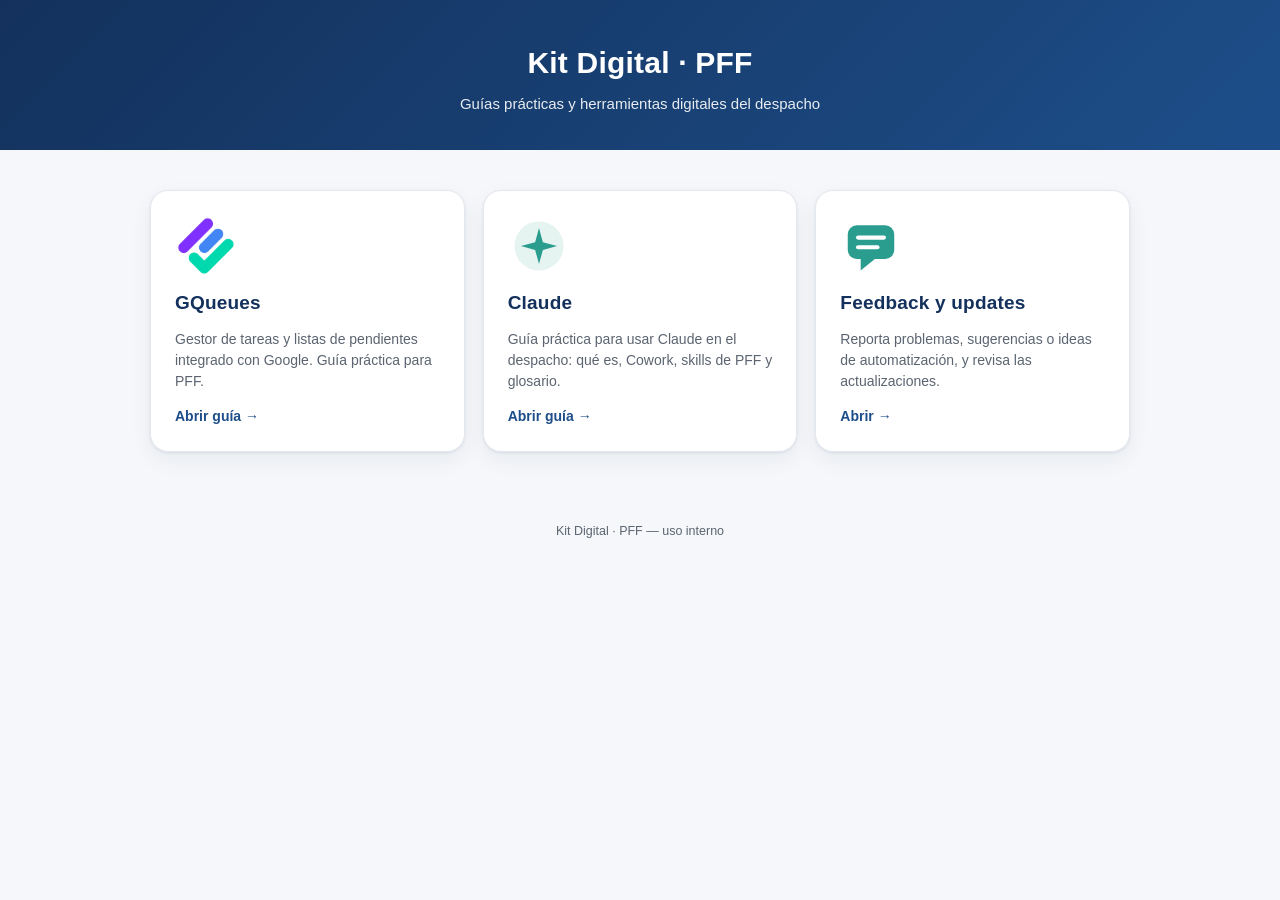
<file: index.html>
<!doctype html>
<html lang="es">
<head>
<meta charset="UTF-8">
<meta name="viewport" content="width=device-width, initial-scale=1.0">
<title>Kit Digital · PFF</title>
<link rel="stylesheet" href="style.css">
</head>
<body>
<header class="home-header">
  <h1>Kit Digital · PFF</h1>
  <div class="sub">Guías prácticas y herramientas digitales del despacho</div>
</header>

<div class="pffd-wrap">
  <div class="pffd-grid">

    <a class="pffd-card" href="pages/gqueues.html">
      <div class="pffd-logo" style="background: #fff">
        <img
          src="[data-uri]"
          alt="GQueues"
          style="width: 100%; height: 100%; object-fit: contain"
        />
      </div>
      <div class="pffd-name">GQueues</div>
      <div class="pffd-desc">
        Gestor de tareas y listas de pendientes integrado con Google. Guía
        práctica para PFF.
      </div>
      <div class="pffd-cta">Abrir guía →</div>
    </a>

    <a class="pffd-card" href="pages/guia-claude-01-introduccion.html">
      <div class="pffd-logo" style="background: #fff">
        <svg viewBox="0 0 48 48" width="44" height="44" xmlns="http://www.w3.org/2000/svg">
          <circle cx="24" cy="24" r="19" fill="#e6f4f1" />
          <path d="M24 10 L27 21 L38 24 L27 27 L24 38 L21 27 L10 24 L21 21 Z" fill="#2a9d8f" />
        </svg>
      </div>
      <div class="pffd-name">Claude</div>
      <div class="pffd-desc">
        Guía práctica para usar Claude en el despacho: qué es, Cowork,
        skills de PFF y glosario.
      </div>
      <div class="pffd-cta">Abrir guía →</div>
    </a>

    <a class="pffd-card" href="pages/feedback.html">
      <div class="pffd-logo" style="background: #fff">
        <svg viewBox="0 0 48 48" width="44" height="44" xmlns="http://www.w3.org/2000/svg">
          <rect x="6" y="8" width="36" height="26" rx="7" fill="#2a9d8f" />
          <path d="M16 34 L16 43 L27 34 Z" fill="#2a9d8f" />
          <line x1="14" y1="17.5" x2="34" y2="17.5" stroke="#fff" stroke-width="3.2" stroke-linecap="round" />
          <line x1="14" y1="25" x2="29" y2="25" stroke="#fff" stroke-width="3.2" stroke-linecap="round" />
        </svg>
      </div>
      <div class="pffd-name">Feedback y updates</div>
      <div class="pffd-desc">
        Reporta problemas, sugerencias o ideas de automatización, y revisa las
        actualizaciones.
      </div>
      <div class="pffd-cta">Abrir →</div>
    </a>

  </div>
</div>

<footer class="home-footer">Kit Digital · PFF — uso interno</footer>
</body>
</html>
</file>
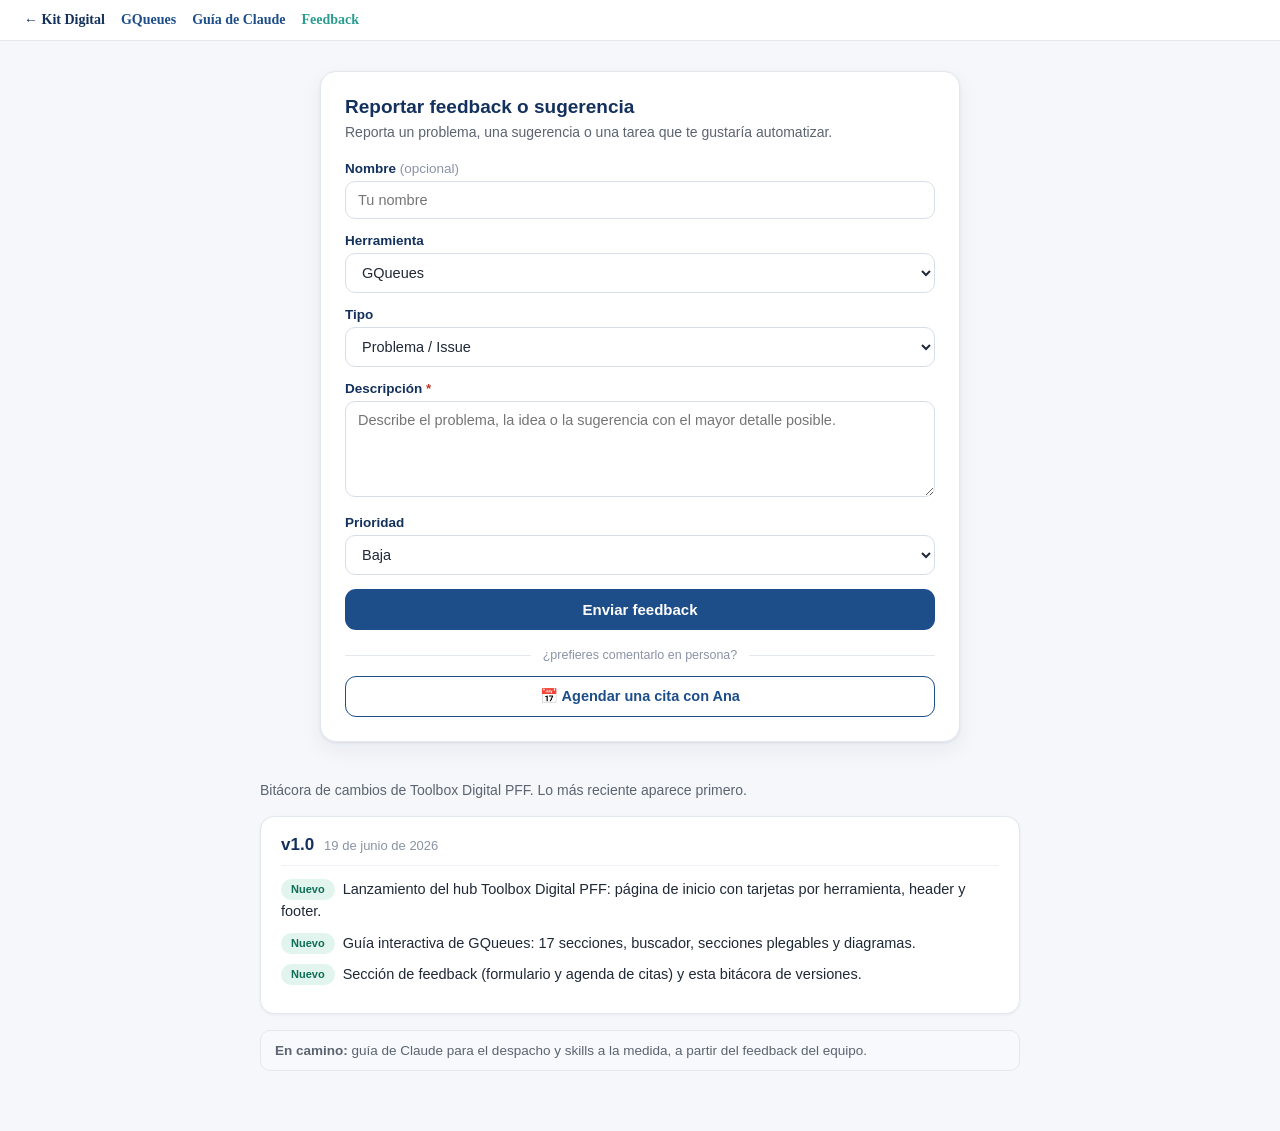
<file: pages/feedback.html>
<!doctype html>
<html lang="es">
<head>
<meta charset="UTF-8">
<meta name="viewport" content="width=device-width, initial-scale=1.0">
<title>Feedback y updates · PFF</title>
<style>
  :root{--azul:#13315c;--azul2:#1d4e89;--acento:#2a9d8f;--bg:#f5f7fa;--linea:#e3e8ef}
  *{box-sizing:border-box}
  html,body{margin:0;background:var(--bg)}
  .sitenav{position:sticky;top:0;z-index:20;display:flex;align-items:center;gap:16px;flex-wrap:wrap;background:rgba(255,255,255,.96);backdrop-filter:blur(3px);border-bottom:1px solid var(--linea);padding:12px 24px}
  .sitenav a{color:var(--azul2);text-decoration:none;font-size:14px;font-weight:600}
  .sitenav a:hover{text-decoration:underline}
  .sitenav .sitenav-home{color:var(--azul);font-weight:700}
  .sitenav a.active{color:var(--acento)}
  .page-pad{padding:30px 20px 60px}
</style>
</head>
<body>
<nav class="sitenav">
  <a class="sitenav-home" href="../index.html">← Kit Digital</a>
  <a href="gqueues.html">GQueues</a>
  <a href="guia-claude-01-introduccion.html">Guía de Claude</a>
  <a class="active" href="feedback.html">Feedback</a>
</nav>
<div class="page-pad">
<!--
  TOOLBOX DIGITAL PFF — Formulario de feedback (pegar en un embed: Insertar -> Insertar codigo).
  Ya conectado al Google Form (las respuestas caen en la hoja "Feedback Toolbox PFF") y a la pagina de citas.
-->
<div class="fb-wrap">
  <style>
    .fb-wrap {
      font-family:
        -apple-system, BlinkMacSystemFont, "Segoe UI", Roboto, Helvetica, Arial,
        sans-serif;
      max-width: 640px;
      margin: 0 auto;
      color: #1f2937;
    }
    .fb-card {
      background: #fff;
      border: 1px solid #e3e8ef;
      border-radius: 16px;
      padding: 24px;
      box-shadow:
        0 1px 3px rgba(16, 38, 73, 0.08),
        0 8px 22px rgba(16, 38, 73, 0.06);
    }
    .fb-card h3 {
      margin: 0 0 4px;
      color: #13315c;
      font-size: 19px;
    }
    .fb-sub {
      margin: 0 0 18px;
      font-size: 14px;
      color: #5b6470;
      line-height: 1.5;
    }
    .fb-field {
      margin-bottom: 14px;
    }
    .fb-field label {
      display: block;
      font-size: 13.5px;
      font-weight: 600;
      color: #13315c;
      margin-bottom: 5px;
    }
    .fb-field input,
    .fb-field select,
    .fb-field textarea {
      width: 100%;
      box-sizing: border-box;
      border: 1px solid #d6deea;
      border-radius: 10px;
      padding: 10px 12px;
      font-size: 14.5px;
      font-family: inherit;
      color: #1f2937;
      background: #fff;
      transition:
        border-color 0.15s,
        box-shadow 0.15s;
    }
    .fb-field textarea {
      min-height: 96px;
      resize: vertical;
    }
    .fb-field input:focus,
    .fb-field select:focus,
    .fb-field textarea:focus {
      outline: none;
      border-color: #2a9d8f;
      box-shadow: 0 0 0 3px rgba(42, 157, 143, 0.15);
    }
    .fb-req {
      color: #c0392b;
    }
    .fb-btn {
      width: 100%;
      background: #1d4e89;
      color: #fff;
      border: none;
      border-radius: 11px;
      padding: 12px 16px;
      font-size: 15px;
      font-weight: 600;
      cursor: pointer;
      transition:
        background 0.15s,
        transform 0.1s;
    }
    .fb-btn:hover {
      background: #163d6e;
    }
    .fb-btn:active {
      transform: scale(0.99);
    }
    .fb-ok {
      display: none;
      text-align: center;
      padding: 18px 12px;
    }
    .fb-ok .fb-check {
      width: 54px;
      height: 54px;
      border-radius: 50%;
      background: #e1f5ee;
      color: #0f6e56;
      display: flex;
      align-items: center;
      justify-content: center;
      font-size: 28px;
      margin: 0 auto 12px;
    }
    .fb-ok h3 {
      color: #0f6e56;
      margin: 0 0 4px;
    }
    .fb-ok p {
      color: #5b6470;
      font-size: 14px;
      margin: 0 0 14px;
    }
    .fb-again {
      background: none;
      border: none;
      color: #1d4e89;
      font-weight: 600;
      cursor: pointer;
      font-size: 14px;
    }
    .fb-divider {
      display: flex;
      align-items: center;
      text-align: center;
      color: #8a93a5;
      font-size: 12.5px;
      margin: 18px 0 14px;
    }
    .fb-divider::before,
    .fb-divider::after {
      content: "";
      flex: 1;
      height: 1px;
      background: #e3e8ef;
    }
    .fb-divider span {
      padding: 0 12px;
    }
    .fb-cal {
      display: flex;
      align-items: center;
      justify-content: center;
      gap: 8px;
      text-decoration: none;
      background: #fff;
      color: #1d4e89;
      border: 1px solid #1d4e89;
      border-radius: 11px;
      padding: 11px 16px;
      font-size: 14.5px;
      font-weight: 600;
      transition: background 0.15s;
    }
    .fb-cal:hover {
      background: #eef3fa;
    }
  </style>

  <div class="fb-card">
    <form
      id="fb-form"
      action="https://docs.google.com/forms/d/e/1FAIpQLSfbRTo2RFTRKvzch9fakprtx3mhezCdkEWT5l6sPvgbwLP6Dg/formResponse"
      method="POST"
      target="fb-sink"
    >
      <h3>Reportar feedback o sugerencia</h3>
      <p class="fb-sub">
        Reporta un problema, una sugerencia o una tarea que te gustaría
        automatizar.
      </p>

      <div class="fb-field">
        <label
          >Nombre
          <span style="color: #8a93a5; font-weight: 400"
            >(opcional)</span
          ></label
        >
        <input type="text" name="entry.132904455" placeholder="Tu nombre" />
      </div>

      <div class="fb-field">
        <label>Herramienta</label>
        <select name="entry.1404274184">
          <option>GQueues</option>
          <option>Claude</option>
          <option>Otra</option>
        </select>
      </div>

      <div class="fb-field">
        <label>Tipo</label>
        <select name="entry.133102140">
          <option>Problema / Issue</option>
          <option>Sugerencia</option>
          <option>Idea de skill</option>
          <option>Pregunta</option>
        </select>
      </div>

      <div class="fb-field">
        <label>Descripción <span class="fb-req">*</span></label>
        <textarea
          name="entry.1031627586"
          required
          placeholder="Describe el problema, la idea o la sugerencia con el mayor detalle posible."
        ></textarea>
      </div>

      <div class="fb-field">
        <label>Prioridad</label>
        <select name="entry.1089240634">
          <option>Baja</option>
          <option>Media</option>
          <option>Alta</option>
        </select>
      </div>

      <button type="submit" class="fb-btn">Enviar feedback</button>
    </form>

    <div class="fb-ok" id="fb-ok">
      <div class="fb-check">✓</div>
      <h3>¡Gracias!</h3>
      <button class="fb-again" id="fb-again">Enviar otro</button>
    </div>

    <div class="fb-divider"><span>¿prefieres comentarlo en persona?</span></div>
    <a
      class="fb-cal"
      href="https://calendar.app.google/oQJsgEEi5m5jWGMd9"
      target="_blank"
      rel="noopener"
      >📅 Agendar una cita con Ana</a
    >
  </div>

  <iframe
    name="fb-sink"
    id="fb-sink"
    style="display: none"
    aria-hidden="true"
  ></iframe>
  <script>
    (function () {
      var form = document.getElementById("fb-form");
      var ok = document.getElementById("fb-ok");
      var again = document.getElementById("fb-again");
      var sink = document.getElementById("fb-sink");
      var submitted = false;
      form.addEventListener("submit", function () {
        submitted = true;
      });
      sink.addEventListener("load", function () {
        if (!submitted) return;
        submitted = false;
        form.style.display = "none";
        ok.style.display = "block";
        form.reset();
      });
      again.addEventListener("click", function () {
        ok.style.display = "none";
        form.style.display = "block";
      });
    })();
  </script>
</div>

<!--
  TOOLBOX DIGITAL PFF — Changelog / bitacora de versiones (pegar en un embed: Insertar -> Insertar codigo).

  PARA AGREGAR UNA VERSION NUEVA:
  copia un bloque <div class="cl-card"> ... </div> completo y pegalo ARRIBA del mas reciente.
  Cambia la version, la fecha y las lineas de cambios. Etiquetas disponibles:
    <span class="cl-tag new">Nuevo</span>    (verde)
    <span class="cl-tag imp">Mejora</span>   (azul)
    <span class="cl-tag fix">Arreglo</span>  (coral)
-->
<div class="cl-wrap">
  <style>
    .cl-wrap{font-family:-apple-system,BlinkMacSystemFont,'Segoe UI',Roboto,Helvetica,Arial,sans-serif;max-width:760px;margin:40px auto 0;color:#1f2937}
    .cl-wrap *{box-sizing:border-box}
    .cl-intro{font-size:14px;color:#5b6470;margin:0 0 18px}
    .cl-card{background:#fff;border:1px solid #e3e8ef;border-radius:14px;padding:18px 20px;margin:0 0 16px;box-shadow:0 1px 3px rgba(16,38,73,.06)}
    .cl-ver{font-weight:700;color:#13315c;font-size:17px}
    .cl-date{font-size:13px;color:#8a93a5;margin-left:10px}
    .cl-rule{border:0;border-top:1px solid #eef1f6;margin:10px 0 12px}
    .cl-line{font-size:14.5px;line-height:1.55;margin:9px 0}
    .cl-tag{display:inline-block;font-size:11px;font-weight:700;border-radius:20px;padding:2px 10px;margin-right:8px;vertical-align:1px}
    .cl-tag.new{background:#e1f5ee;color:#0f6e56}
    .cl-tag.imp{background:#e6f1fb;color:#185fa5}
    .cl-tag.fix{background:#faece7;color:#993c1d}
    .cl-next{font-size:13.5px;color:#5b6470;background:#f7f9fc;border:1px solid #e3e8ef;border-radius:10px;padding:12px 14px;margin-top:2px}
  </style>

  <p class="cl-intro">Bitácora de cambios de Toolbox Digital PFF. Lo más reciente aparece primero.</p>

  <div class="cl-card">
    <div><span class="cl-ver">v1.0</span><span class="cl-date">19 de junio de 2026</span></div>
    <hr class="cl-rule">
    <p class="cl-line"><span class="cl-tag new">Nuevo</span>Lanzamiento del hub Toolbox Digital PFF: página de inicio con tarjetas por herramienta, header y footer.</p>
    <p class="cl-line"><span class="cl-tag new">Nuevo</span>Guía interactiva de GQueues: 17 secciones, buscador, secciones plegables y diagramas.</p>
    <p class="cl-line"><span class="cl-tag new">Nuevo</span>Sección de feedback (formulario y agenda de citas) y esta bitácora de versiones.</p>
  </div>

  <div class="cl-next"><b>En camino:</b> guía de Claude para el despacho y skills a la medida, a partir del feedback del equipo.</div>
</div>
</div>
</body>
</html>
</file>
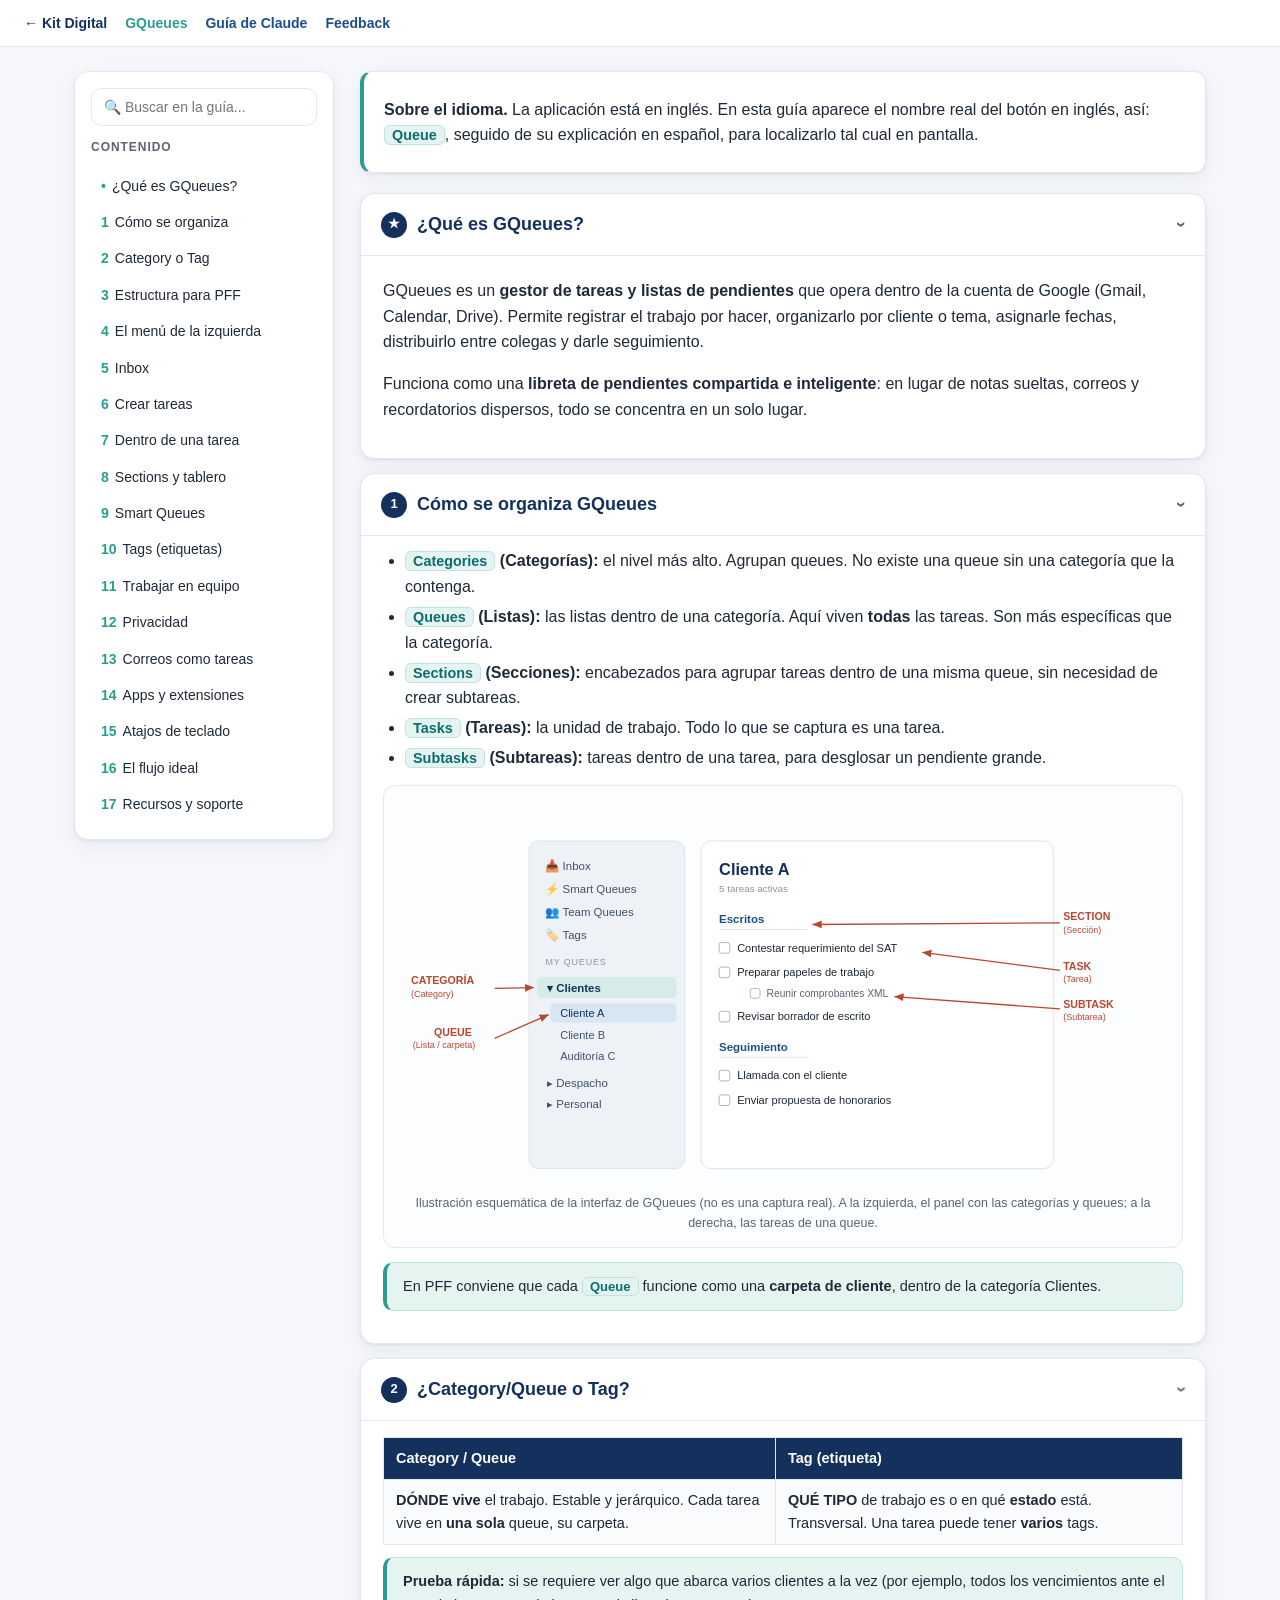
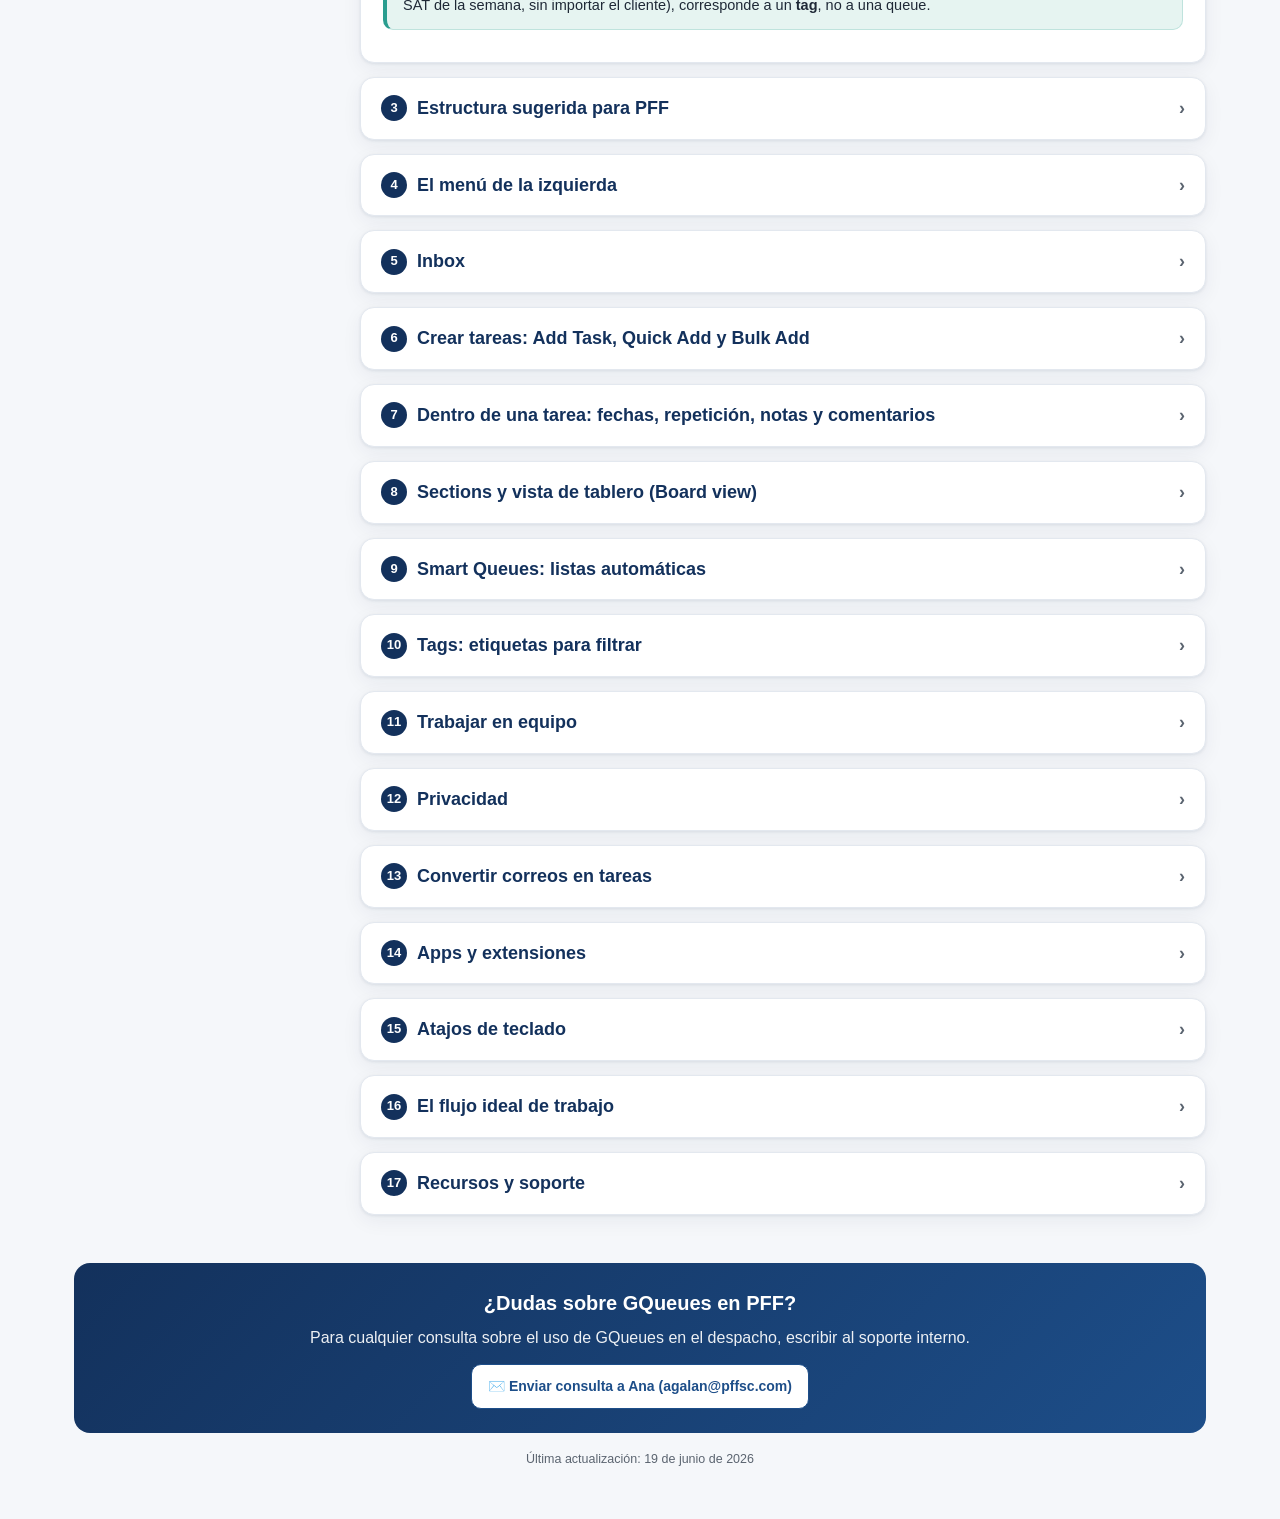
<file: pages/gqueues.html>
<!-- FALTA TITULO / HEADER -->

<!doctype html>
<html lang="es">
  <head>
    <meta charset="UTF-8" />
    <meta name="viewport" content="width=device-width, initial-scale=1.0" />
    <title>GQueues para PFF. Guía práctica del despacho</title>
    <style>
      :root {
        --azul: #13315c;
        --azul2: #1d4e89;
        --acento: #2a9d8f;
        --acento2: #e9c46a;
        --bg: #f5f7fa;
        --card: #ffffff;
        --texto: #1f2937;
        --suave: #5b6470;
        --linea: #e3e8ef;
        --en: #0b6e6e;
        --enbg: #e6f4f1;
        --aviso: #fff7e6;
        --avisob: #e0a800;
        --no: #fdecec;
        --nob: #c0392b;
        --si: #eaf7ef;
        --sib: #1e8449;
        --sombra:
          0 1px 3px rgba(16, 38, 73, 0.08), 0 6px 20px rgba(16, 38, 73, 0.06);
      }
      * {
        box-sizing: border-box;
      }
      body {
        margin: 0;
        font-family:
          -apple-system, BlinkMacSystemFont, "Segoe UI", Roboto, Helvetica,
          Arial, sans-serif;
        background: var(--bg);
        color: var(--texto);
        line-height: 1.6;
        font-size: 16px;
      }
      a {
        color: var(--azul2);
      }
      header.top {
        background: linear-gradient(135deg, var(--azul), var(--azul2));
        color: #fff;
        padding: 34px 24px 30px;
      }
      header.top .wrap {
        max-width: 1180px;
        margin: 0 auto;
      }
      header.top h1 {
        margin: 0;
        font-size: 30px;
        letter-spacing: 0.3px;
      }
      header.top .sub {
        font-size: 17px;
        opacity: 0.92;
        margin-top: 4px;
      }
      header.top .meta {
        font-size: 13px;
        opacity: 0.8;
        margin-top: 14px;
      }
      .layout {
        max-width: 1180px;
        margin: 0 auto;
        padding: 24px;
        display: grid;
        grid-template-columns: 260px 1fr;
        gap: 26px;
        align-items: start;
      }
      nav.toc {
        position: sticky;
        top: 18px;
        background: var(--card);
        border: 1px solid var(--linea);
        border-radius: 14px;
        padding: 16px;
        box-shadow: var(--sombra);
        max-height: calc(100vh - 36px);
        overflow: auto;
      }
      nav.toc h2 {
        font-size: 12px;
        text-transform: uppercase;
        letter-spacing: 0.08em;
        color: var(--suave);
        margin: 0 0 10px;
      }
      nav.toc a {
        display: block;
        padding: 7px 10px;
        border-radius: 8px;
        color: var(--texto);
        text-decoration: none;
        font-size: 14px;
      }
      nav.toc a:hover {
        background: var(--bg);
      }
      nav.toc a .n {
        color: var(--acento);
        font-weight: 700;
        margin-right: 6px;
      }
      .search {
        width: 100%;
        padding: 10px 12px;
        border: 1px solid var(--linea);
        border-radius: 10px;
        margin-bottom: 12px;
        font-size: 14px;
      }
      main {
        min-width: 0;
      }
      .lead {
        background: var(--card);
        border: 1px solid var(--linea);
        border-left: 4px solid var(--acento);
        border-radius: 12px;
        padding: 18px 20px;
        box-shadow: var(--sombra);
        margin-bottom: 20px;
      }
      .lead p {
        margin: 0.4em 0;
      }
      details.sec {
        background: var(--card);
        border: 1px solid var(--linea);
        border-radius: 14px;
        margin-bottom: 14px;
        box-shadow: var(--sombra);
        overflow: hidden;
      }
      details.sec > summary {
        list-style: none;
        cursor: pointer;
        padding: 16px 20px;
        font-size: 18px;
        font-weight: 700;
        color: var(--azul);
        display: flex;
        align-items: center;
        gap: 10px;
        user-select: none;
      }
      details.sec > summary::-webkit-details-marker {
        display: none;
      }
      details.sec > summary .num {
        background: var(--azul);
        color: #fff;
        width: 26px;
        height: 26px;
        border-radius: 50%;
        display: inline-flex;
        align-items: center;
        justify-content: center;
        font-size: 13px;
        flex: 0 0 auto;
      }
      details.sec > summary .chev {
        margin-left: auto;
        transition: transform 0.2s;
        color: var(--suave);
      }
      details.sec[open] > summary .chev {
        transform: rotate(90deg);
      }
      details.sec[open] > summary {
        border-bottom: 1px solid var(--linea);
      }
      .body {
        padding: 6px 22px 20px;
      }
      h3 {
        color: var(--azul2);
        font-size: 15.5px;
        margin: 18px 0 6px;
      }
      ul,
      ol {
        margin: 0.4em 0 0.6em;
        padding-left: 22px;
      }
      li {
        margin: 0.28em 0;
      }
      .en {
        background: var(--enbg);
        color: var(--en);
        border: 1px solid #bfe3dd;
        border-radius: 6px;
        padding: 1px 7px;
        font-weight: 700;
        font-size: 0.9em;
        white-space: nowrap;
      }
      .tag {
        display: inline-block;
        background: #eef1f6;
        border: 1px solid var(--linea);
        border-radius: 20px;
        padding: 2px 11px;
        font-size: 13px;
        margin: 3px 4px 3px 0;
        font-family: ui-monospace, Menlo, Consolas, monospace;
      }
      .tip {
        background: var(--enbg);
        border: 1px solid #bfe3dd;
        border-left: 4px solid var(--acento);
        border-radius: 10px;
        padding: 12px 16px;
        margin: 12px 0;
        font-size: 14.5px;
      }
      .pasos {
        background: #fcfdfe;
        border: 1px solid var(--linea);
        border-radius: 10px;
        padding: 12px 18px 12px;
        margin: 10px 0;
      }
      .pasos h4 {
        margin: 2px 0 6px;
        color: var(--azul);
      }
      table {
        border-collapse: collapse;
        width: 100%;
        margin: 10px 0;
        font-size: 14.5px;
      }
      th,
      td {
        border: 1px solid var(--linea);
        padding: 9px 12px;
        text-align: left;
        vertical-align: top;
      }
      th {
        background: var(--azul);
        color: #fff;
        font-weight: 600;
      }
      tr:nth-child(even) td {
        background: #fafbfc;
      }
      .grid2 {
        display: grid;
        grid-template-columns: 1fr 1fr;
        gap: 14px;
        margin: 12px 0;
      }
      .box {
        border: 1px solid var(--linea);
        border-radius: 12px;
        padding: 14px 16px;
        background: #fcfdfe;
      }
      .box h4 {
        margin: 0 0 6px;
        color: var(--azul);
      }
      .pro,
      .con {
        border-radius: 12px;
        padding: 14px 16px;
      }
      .pro {
        background: var(--si);
        border: 1px solid #bfe4cd;
      }
      .pro h4 {
        color: var(--sib);
        margin: 0 0 6px;
      }
      .btns {
        display: flex;
        flex-wrap: wrap;
        gap: 10px;
        margin: 10px 0;
      }
      .btn {
        display: inline-flex;
        align-items: center;
        gap: 8px;
        background: var(--azul2);
        color: #fff;
        text-decoration: none;
        padding: 10px 16px;
        border-radius: 10px;
        font-weight: 600;
        font-size: 14px;
      }
      .btn.alt {
        background: #fff;
        color: var(--azul2);
        border: 1px solid var(--azul2);
      }
      .btn.green {
        background: var(--acento);
      }
      .flow {
        display: flex;
        flex-direction: column;
        gap: 0;
        margin: 14px 0;
      }
      .step {
        display: flex;
        align-items: flex-start;
        gap: 14px;
        position: relative;
      }
      .step .dot {
        flex: 0 0 auto;
        width: 40px;
        height: 40px;
        border-radius: 50%;
        background: var(--azul);
        color: #fff;
        display: flex;
        align-items: center;
        justify-content: center;
        font-weight: 700;
        z-index: 1;
      }
      .step .c {
        background: #fcfdfe;
        border: 1px solid var(--linea);
        border-radius: 12px;
        padding: 10px 14px;
        margin-bottom: 14px;
        flex: 1;
      }
      .step .c b {
        color: var(--azul);
      }
      .step:not(:last-child)::before {
        content: "";
        position: absolute;
        left: 19px;
        top: 40px;
        bottom: 0;
        width: 2px;
        background: var(--acento);
      }
      .loop {
        background: var(--enbg);
        border: 1px dashed var(--acento);
        border-radius: 12px;
        padding: 14px 16px;
        margin-top: 8px;
      }
      .loop b {
        color: var(--en);
      }
      footer {
        max-width: 1180px;
        margin: 10px auto 50px;
        padding: 0 24px;
      }
      .support {
        background: linear-gradient(135deg, var(--azul), var(--azul2));
        color: #fff;
        border-radius: 16px;
        padding: 24px;
        text-align: center;
      }
      .support h3 {
        color: #fff;
        margin: 0 0 6px;
        font-size: 20px;
      }
      .support p {
        opacity: 0.92;
        margin: 0.3em 0 14px;
      }
      .no-match {
        display: none !important;
      }
      .sitenav {
        position: sticky;
        top: 0;
        z-index: 20;
        display: flex;
        align-items: center;
        gap: 18px;
        flex-wrap: wrap;
        background: rgba(255, 255, 255, 0.96);
        backdrop-filter: blur(3px);
        border-bottom: 1px solid var(--linea);
        padding: 12px 24px;
      }
      .sitenav a {
        color: var(--azul2);
        text-decoration: none;
        font-size: 14px;
        font-weight: 600;
      }
      .sitenav a:hover {
        text-decoration: underline;
      }
      .sitenav .sitenav-home {
        color: var(--azul);
        font-weight: 700;
      }
      .sitenav a.active {
        color: var(--acento);
      }
      @media (max-width: 860px) {
        .layout {
          grid-template-columns: 1fr;
        }
        nav.toc {
          position: static;
          max-height: none;
        }
        .grid2 {
          grid-template-columns: 1fr;
        }
      }
    </style>
  </head>
  <body>
    <nav class="sitenav">
      <a class="sitenav-home" href="../index.html">← Kit Digital</a>
      <a class="active" href="gqueues.html">GQueues</a>
      <a href="guia-claude-01-introduccion.html">Guía de Claude</a>
      <a href="feedback.html">Feedback</a>
    </nav>
    <div class="layout">
      <nav class="toc">
        <input
          class="search"
          id="search"
          type="search"
          placeholder="🔍 Buscar en la guía..."
        />
        <h2>Contenido</h2>
        <a href="#s0"><span class="n">•</span>¿Qué es GQueues?</a>
        <a href="#s1"><span class="n">1</span>Cómo se organiza</a>
        <a href="#s2"><span class="n">2</span>Category o Tag</a>
        <a href="#s3"><span class="n">3</span>Estructura para PFF</a>
        <a href="#s4"><span class="n">4</span>El menú de la izquierda</a>
        <a href="#s5"><span class="n">5</span>Inbox</a>
        <a href="#s6"><span class="n">6</span>Crear tareas</a>
        <a href="#s7"><span class="n">7</span>Dentro de una tarea</a>
        <a href="#ssec"><span class="n">8</span>Sections y tablero</a>
        <a href="#s8"><span class="n">9</span>Smart Queues</a>
        <a href="#s9"><span class="n">10</span>Tags (etiquetas)</a>
        <a href="#s10"><span class="n">11</span>Trabajar en equipo</a>
        <a href="#s11"><span class="n">12</span>Privacidad</a>
        <a href="#s12"><span class="n">13</span>Correos como tareas</a>
        <a href="#s13"><span class="n">14</span>Apps y extensiones</a>
        <a href="#s14"><span class="n">15</span>Atajos de teclado</a>
        <a href="#s15"><span class="n">16</span>El flujo ideal</a>
        <a href="#s16"><span class="n">17</span>Recursos y soporte</a>
      </nav>

      <main>
        <div class="lead">
          <p>
            <b>Sobre el idioma.</b> La aplicación está en inglés. En esta guía
            aparece el nombre real del botón en inglés, así:
            <span class="en">Queue</span>, seguido de su explicación en español,
            para localizarlo tal cual en pantalla.
          </p>
        </div>

        <details class="sec" id="s0" open>
          <summary>
            <span class="num">★</span>¿Qué es GQueues?
            <span class="chev">›</span>
          </summary>
          <div class="body">
            <p>
              GQueues es un <b>gestor de tareas y listas de pendientes</b> que
              opera dentro de la cuenta de Google (Gmail, Calendar, Drive).
              Permite registrar el trabajo por hacer, organizarlo por cliente o
              tema, asignarle fechas, distribuirlo entre colegas y darle
              seguimiento.
            </p>
            <p>
              Funciona como una
              <b>libreta de pendientes compartida e inteligente</b>: en lugar de
              notas sueltas, correos y recordatorios dispersos, todo se
              concentra en un solo lugar.
            </p>
          </div>
        </details>

        <details class="sec" id="s1" open>
          <summary>
            <span class="num">1</span>Cómo se organiza GQueues
            <span class="chev">›</span>
          </summary>
          <div class="body">
            <ul>
              <li>
                <span class="en">Categories</span> <b>(Categorías):</b> el nivel
                más alto. Agrupan queues. No existe una queue sin una categoría
                que la contenga.
              </li>
              <li>
                <span class="en">Queues</span> <b>(Listas):</b> las listas
                dentro de una categoría. Aquí viven <b>todas</b> las tareas. Son
                más específicas que la categoría.
              </li>
              <li>
                <span class="en">Sections</span> <b>(Secciones):</b> encabezados
                para agrupar tareas dentro de una misma queue, sin necesidad de
                crear subtareas.
              </li>
              <li>
                <span class="en">Tasks</span> <b>(Tareas):</b> la unidad de
                trabajo. Todo lo que se captura es una tarea.
              </li>
              <li>
                <span class="en">Subtasks</span> <b>(Subtareas):</b> tareas
                dentro de una tarea, para desglosar un pendiente grande.
              </li>
            </ul>
            <figure
              style="
                margin: 14px 0;
                background: #fcfdfe;
                border: 1px solid var(--linea);
                border-radius: 12px;
                padding: 14px;
              "
            >
              <svg
                viewBox="0 0 940 470"
                xmlns="http://www.w3.org/2000/svg"
                role="img"
                aria-label="Ilustración esquemática de la interfaz de GQueues"
                style="width: 100%; height: auto; display: block"
              >
                <defs>
                  <marker
                    id="ah"
                    markerWidth="9"
                    markerHeight="9"
                    refX="7"
                    refY="3"
                    orient="auto"
                    markerUnits="strokeWidth"
                  >
                    <path d="M0,0 L7,3 L0,6 Z" fill="#b8472f" />
                  </marker>
                </defs>
                <rect
                  x="160"
                  y="50"
                  width="190"
                  height="400"
                  rx="12"
                  fill="#eef2f7"
                  stroke="#d6deea"
                />
                <rect
                  x="370"
                  y="50"
                  width="430"
                  height="400"
                  rx="12"
                  fill="#ffffff"
                  stroke="#d6deea"
                />
                <text
                  x="180"
                  y="86"
                  font-family="sans-serif"
                  font-size="14"
                  fill="#41506a"
                >
                  📥 Inbox
                </text>
                <text
                  x="180"
                  y="114"
                  font-family="sans-serif"
                  font-size="14"
                  fill="#41506a"
                >
                  ⚡ Smart Queues
                </text>
                <text
                  x="180"
                  y="142"
                  font-family="sans-serif"
                  font-size="14"
                  fill="#41506a"
                >
                  👥 Team Queues
                </text>
                <text
                  x="180"
                  y="170"
                  font-family="sans-serif"
                  font-size="14"
                  fill="#41506a"
                >
                  🏷️ Tags
                </text>
                <text
                  x="180"
                  y="202"
                  font-family="sans-serif"
                  font-size="11"
                  letter-spacing="1"
                  fill="#8a93a5"
                >
                  MY QUEUES
                </text>
                <rect
                  x="170"
                  y="216"
                  width="170"
                  height="26"
                  rx="6"
                  fill="#d6ece8"
                />
                <text
                  x="182"
                  y="234"
                  font-family="sans-serif"
                  font-size="14"
                  font-weight="700"
                  fill="#13315c"
                >
                  ▾ Clientes
                </text>
                <rect
                  x="186"
                  y="248"
                  width="154"
                  height="24"
                  rx="6"
                  fill="#d7e6f5"
                />
                <text
                  x="198"
                  y="265"
                  font-family="sans-serif"
                  font-size="13.5"
                  fill="#13315c"
                >
                  Cliente A
                </text>
                <text
                  x="198"
                  y="292"
                  font-family="sans-serif"
                  font-size="13.5"
                  fill="#41506a"
                >
                  Cliente B
                </text>
                <text
                  x="198"
                  y="318"
                  font-family="sans-serif"
                  font-size="13.5"
                  fill="#41506a"
                >
                  Auditoría C
                </text>
                <text
                  x="182"
                  y="350"
                  font-family="sans-serif"
                  font-size="14"
                  fill="#41506a"
                >
                  ▸ Despacho
                </text>
                <text
                  x="182"
                  y="376"
                  font-family="sans-serif"
                  font-size="14"
                  fill="#41506a"
                >
                  ▸ Personal
                </text>
                <text
                  x="392"
                  y="92"
                  font-family="sans-serif"
                  font-size="20"
                  font-weight="700"
                  fill="#13315c"
                >
                  Cliente A
                </text>
                <text
                  x="392"
                  y="112"
                  font-family="sans-serif"
                  font-size="12"
                  fill="#8a93a5"
                >
                  5 tareas activas
                </text>
                <text
                  x="392"
                  y="150"
                  font-family="sans-serif"
                  font-size="14"
                  font-weight="700"
                  fill="#1d4e89"
                >
                  Escritos
                </text>
                <line x1="392" y1="158" x2="500" y2="158" stroke="#d6deea" />
                <rect
                  x="392"
                  y="174"
                  width="13"
                  height="13"
                  rx="3"
                  fill="#fff"
                  stroke="#9aa6b8"
                />
                <text
                  x="414"
                  y="185"
                  font-family="sans-serif"
                  font-size="13.5"
                  fill="#1f2937"
                >
                  Contestar requerimiento del SAT
                </text>
                <rect
                  x="392"
                  y="204"
                  width="13"
                  height="13"
                  rx="3"
                  fill="#fff"
                  stroke="#9aa6b8"
                />
                <text
                  x="414"
                  y="215"
                  font-family="sans-serif"
                  font-size="13.5"
                  fill="#1f2937"
                >
                  Preparar papeles de trabajo
                </text>
                <rect
                  x="430"
                  y="230"
                  width="12"
                  height="12"
                  rx="3"
                  fill="#fff"
                  stroke="#9aa6b8"
                />
                <text
                  x="450"
                  y="240"
                  font-family="sans-serif"
                  font-size="12.5"
                  fill="#5b6470"
                >
                  Reunir comprobantes XML
                </text>
                <rect
                  x="392"
                  y="258"
                  width="13"
                  height="13"
                  rx="3"
                  fill="#fff"
                  stroke="#9aa6b8"
                />
                <text
                  x="414"
                  y="269"
                  font-family="sans-serif"
                  font-size="13.5"
                  fill="#1f2937"
                >
                  Revisar borrador de escrito
                </text>
                <text
                  x="392"
                  y="306"
                  font-family="sans-serif"
                  font-size="14"
                  font-weight="700"
                  fill="#1d4e89"
                >
                  Seguimiento
                </text>
                <line x1="392" y1="314" x2="500" y2="314" stroke="#d6deea" />
                <rect
                  x="392"
                  y="330"
                  width="13"
                  height="13"
                  rx="3"
                  fill="#fff"
                  stroke="#9aa6b8"
                />
                <text
                  x="414"
                  y="341"
                  font-family="sans-serif"
                  font-size="13.5"
                  fill="#1f2937"
                >
                  Llamada con el cliente
                </text>
                <rect
                  x="392"
                  y="360"
                  width="13"
                  height="13"
                  rx="3"
                  fill="#fff"
                  stroke="#9aa6b8"
                />
                <text
                  x="414"
                  y="371"
                  font-family="sans-serif"
                  font-size="13.5"
                  fill="#1f2937"
                >
                  Enviar propuesta de honorarios
                </text>
                <g font-family="sans-serif">
                  <text
                    x="16"
                    y="225"
                    font-size="13"
                    font-weight="700"
                    fill="#b8472f"
                  >
                    CATEGORÍA
                  </text>
                  <text x="16" y="240" font-size="11" fill="#b8472f">
                    (Category)
                  </text>
                  <line
                    x1="118"
                    y1="230"
                    x2="166"
                    y2="229"
                    stroke="#b8472f"
                    stroke-width="1.6"
                    marker-end="url(#ah)"
                  />
                  <text
                    x="44"
                    y="288"
                    font-size="13"
                    font-weight="700"
                    fill="#b8472f"
                  >
                    QUEUE
                  </text>
                  <text x="18" y="303" font-size="11" fill="#b8472f">
                    (Lista / carpeta)
                  </text>
                  <line
                    x1="118"
                    y1="291"
                    x2="184"
                    y2="262"
                    stroke="#b8472f"
                    stroke-width="1.6"
                    marker-end="url(#ah)"
                  />
                </g>
                <g font-family="sans-serif">
                  <text
                    x="812"
                    y="147"
                    font-size="13"
                    font-weight="700"
                    fill="#b8472f"
                  >
                    SECTION
                  </text>
                  <text x="812" y="162" font-size="11" fill="#b8472f">
                    (Sección)
                  </text>
                  <line
                    x1="808"
                    y1="150"
                    x2="506"
                    y2="152"
                    stroke="#b8472f"
                    stroke-width="1.6"
                    marker-end="url(#ah)"
                  />
                  <text
                    x="812"
                    y="207"
                    font-size="13"
                    font-weight="700"
                    fill="#b8472f"
                  >
                    TASK
                  </text>
                  <text x="812" y="222" font-size="11" fill="#b8472f">
                    (Tarea)
                  </text>
                  <line
                    x1="808"
                    y1="208"
                    x2="640"
                    y2="186"
                    stroke="#b8472f"
                    stroke-width="1.6"
                    marker-end="url(#ah)"
                  />
                  <text
                    x="812"
                    y="254"
                    font-size="13"
                    font-weight="700"
                    fill="#b8472f"
                  >
                    SUBTASK
                  </text>
                  <text x="812" y="269" font-size="11" fill="#b8472f">
                    (Subtarea)
                  </text>
                  <line
                    x1="808"
                    y1="255"
                    x2="606"
                    y2="240"
                    stroke="#b8472f"
                    stroke-width="1.6"
                    marker-end="url(#ah)"
                  />
                </g>
              </svg>
              <figcaption
                style="
                  font-size: 12.5px;
                  color: var(--suave);
                  margin-top: 8px;
                  text-align: center;
                "
              >
                Ilustración esquemática de la interfaz de GQueues (no es una
                captura real). A la izquierda, el panel con las categorías y
                queues; a la derecha, las tareas de una queue.
              </figcaption>
            </figure>
            <div class="tip">
              En PFF conviene que cada <span class="en">Queue</span> funcione
              como una <b>carpeta de cliente</b>, dentro de la categoría
              Clientes.
            </div>
          </div>
        </details>

        <details class="sec" id="s2" open>
          <summary>
            <span class="num">2</span>¿Category/Queue o Tag?
            <span class="chev">›</span>
          </summary>
          <div class="body">
            <table>
              <tr>
                <th>Category / Queue</th>
                <th>Tag (etiqueta)</th>
              </tr>
              <tr>
                <td>
                  <b>DÓNDE vive</b> el trabajo. Estable y jerárquico. Cada tarea
                  vive en <b>una sola</b> queue, su carpeta.
                </td>
                <td>
                  <b>QUÉ TIPO</b> de trabajo es o en qué <b>estado</b> está.
                  Transversal. Una tarea puede tener <b>varios</b> tags.
                </td>
              </tr>
            </table>
            <div class="tip">
              <b>Prueba rápida:</b> si se requiere ver algo que abarca varios
              clientes a la vez (por ejemplo, todos los vencimientos ante el SAT
              de la semana, sin importar el cliente), corresponde a un
              <b>tag</b>, no a una queue.
            </div>
          </div>
        </details>

        <details class="sec" id="s3">
          <summary>
            <span class="num">3</span>Estructura sugerida para PFF
            <span class="chev">›</span>
          </summary>
          <div class="body">
            <h3>Categories (tres grandes y amplias)</h3>
            <ul>
              <li>
                <b>Clientes</b> → una <span class="en">Queue</span> por cliente
                o asunto, a manera de <b>carpeta de cliente</b>. Ej:
                <span class="tag">Cliente A</span>
                <span class="tag">Cliente B</span>
                <span class="tag">Auditoría Cliente C</span>
              </li>
              <li>
                <b>Despacho (interno)</b> → queues:
                <span class="tag">Administración</span>
                <span class="tag">Facturación / Cobranza</span>
                <span class="tag">Mejoras IA &amp; Procesos</span>
                <span class="tag">Ideas</span>
              </li>
              <li><b>Personal</b> → pendientes propios</li>
            </ul>
            <p>
              Un mismo cliente puede tener varios asuntos con el despacho. Para
              eso sirven las <span class="en">Sections</span> dentro de su
              <span class="en">Queue</span>: cada section es un caso. Ej:
              <span class="tag">Auditoría SAT 2023</span>
              <span class="tag">Devolución IVA 2024</span>
              <span class="tag">Juicio de nulidad</span>.
            </p>
            <h3>Tags (para filtrar)</h3>
            <ul>
              <li>
                <b>Tipo de entregable:</b> <span class="tag">escrito</span>
                <span class="tag">contestación</span>
                <span class="tag">propuesta</span>
                <span class="tag">contrato</span>
                <span class="tag">dictamen</span>
                <span class="tag">papeles_de_trabajo</span>
              </li>
              <li>
                <b>Área fiscal:</b> <span class="tag">IVA</span>
                <span class="tag">ISR</span>
                <span class="tag">comercio_exterior</span>
                <span class="tag">auditoría</span>
                <span class="tag">defensa</span>
              </li>
              <li>
                <b>Estatus:</b> <span class="tag">esperando_cliente</span>
                <span class="tag">esperando_SAT</span>
                <span class="tag">en_revisión</span>
              </li>
              <li>
                <b>Prioridad:</b> <span class="tag">urgente</span>
                <span class="tag">crítico</span>
              </li>
            </ul>
            <div class="tip">
              Para indicar <b>quién realiza</b> cada tarea conviene usar
              <span class="en">Assignments</span> (asignaciones) en lugar de un
              tag. Ver sección 11.
            </div>
          </div>
        </details>

        <details class="sec" id="s4">
          <summary>
            <span class="num">4</span>El menú de la izquierda
            <span class="chev">›</span>
          </summary>
          <div class="body">
            <p>
              El panel izquierdo es el mapa de la cuenta. El orden, de arriba
              hacia abajo, es el <b>sugerido para el flujo de trabajo</b>:
              capturar en el Inbox, revisar prioridades en las Smart Queues,
              atender el trabajo de equipo, filtrar por Tags y, al final, las
              listas personales.
            </p>
            <ol>
              <li>
                <span class="en">Inbox</span>: bandeja de entrada, lo que llega
                sin clasificar.
              </li>
              <li>
                <span class="en">Smart Queues</span>: listas automáticas
                (vencidas, hoy, etc.).
              </li>
              <li><span class="en">Team Queues</span>: listas de equipo.</li>
              <li><span class="en">Tags</span>: etiquetas.</li>
              <li>
                <span class="en">My Queues</span>: listas personales,
                organizadas por categorías.
              </li>
            </ol>
            <p>
              Junto al Inbox también figuran
              <span class="en">Assignments</span> (lo asignado) y
              <span class="en">Snoozed</span> (lo pospuesto).
            </p>
          </div>
        </details>

        <details class="sec" id="s5">
          <summary>
            <span class="num">5</span>Inbox <span class="chev">›</span>
          </summary>
          <div class="body">
            <p>
              El <span class="en">Inbox</span> es el espacio para hacer un
              <b>brain dump</b>: registrar todos los pendientes de forma rápida,
              sin clasificarlos todavía. La organización se realiza después.
            </p>
            <h3>¿Cuándo usarlo?</h3>
            <ul>
              <li>
                Tomar notas en juntas y enviarlas al Inbox para clasificarlas
                más tarde.
              </li>
              <li>Cualquier idea o pendiente que surja a media tarea.</li>
            </ul>
            <p>
              Posteriormente, cada tarea del Inbox se arrastra (<span class="en"
                >drag</span
              >) hacia la queue que le corresponde.
            </p>
          </div>
        </details>

        <details class="sec" id="s6">
          <summary>
            <span class="num">6</span>Crear tareas: Add Task, Quick Add y Bulk
            Add <span class="chev">›</span>
          </summary>
          <div class="body">
            <h3><span class="en">Add Task</span> (una tarea)</h3>
            <p>
              <span class="en">Add Task</span> crea una tarea. Dentro del título
              se puede usar la sintaxis rápida (ver abajo).
            </p>

            <h3><span class="en">Bulk Add Tasks</span> (muchas a la vez)</h3>
            <p>
              <span class="en">Bulk Add Tasks</span> abre una ventana para
              agregar <b>muchas tareas de una sola vez</b> (hasta 250), una por
              línea. Se accede desde el menú desplegable de
              <span class="en">Add Task</span>.
            </p>
            <ul>
              <li><b>Enter</b>: nueva línea (siguiente tarea).</li>
              <li><b>Shift + Enter</b>: guardar todas.</li>
            </ul>

            <h3>¿Y <span class="en">Quick Add</span>?</h3>
            <p>
              <span class="en">Quick Add</span> funciona como un pequeño
              <b>lenguaje de programación</b> para crear tareas: en lugar de
              llenar campos uno por uno, los detalles se escriben dentro del
              título con símbolos especiales y GQueues los interpreta (fecha,
              tags, recordatorios, notas, etc.). Esta sintaxis sirve tanto en
              <span class="en">Add Task</span> como en la ventana de
              <span class="en">Bulk Add Tasks</span>, e incluso al crear tareas
              por correo.
            </p>
            <div class="tip">
              <b>En resumen:</b> <span class="en">Add Task</span> crea
              <b>una</b> tarea y <span class="en">Bulk Add Tasks</span> crea
              <b>varias</b> a la vez; <span class="en">Quick Add</span> es la
              sintaxis que ambas comparten. La sintaxis
              <span class="en">[nombre de queue]</span> y las subtareas (<span
                class="en"
                >-</span
              >) solo funcionan en la ventana de Bulk Add.
            </div>

            <h3>Sintaxis (se escribe dentro del título)</h3>
            <table>
              <tr>
                <th>Escribir</th>
                <th>Resultado</th>
              </tr>
              <tr>
                <td><b>on</b> fecha <b>@</b> hora</td>
                <td>Fecha y hora. Ej: <i>Entregar escrito viernes @ 3pm</i></td>
              </tr>
              <tr>
                <td><b>#</b>tag</td>
                <td>Etiqueta (una sola palabra). Ej: <i>#IVA</i></td>
              </tr>
              <tr>
                <td><b>[</b>nombre de queue<b>]</b></td>
                <td>Enviar la tarea a esa queue (solo en Bulk Add)</td>
              </tr>
              <tr>
                <td><b>^</b>minutos tipo</td>
                <td>
                  Recordatorio: avisa ese número de minutos
                  <b>antes de la fecha u hora</b> de la tarea. El
                  <i>tipo</i> puede ser <b>email</b> (correo) o
                  <b>popup</b> (aviso emergente). Ej: <i>^15 email</i> = aviso
                  por correo 15 minutos antes. Requiere fecha y sincronización
                  de calendario.
                </td>
              </tr>
              <tr>
                <td><b>-</b> subtarea</td>
                <td>
                  Crear subtarea: <b>solo en la ventana de Bulk Add</b>, en una
                  línea nueva debajo de la tarea principal, anteponer un guion.
                  Cada guion adicional baja un nivel (<i>--</i> para
                  sub-subtarea).
                </td>
              </tr>
              <tr>
                <td><b>+</b>correo</td>
                <td>
                  Asignar la tarea a esa persona. Ej: <i>+lola@pffsc.com</i>
                </td>
              </tr>
              <tr>
                <td><b>::</b> notas</td>
                <td>Todo lo que se escriba después se guarda en las notas</td>
              </tr>
            </table>

            <h3>Importar y exportar</h3>
            <p>
              Se utiliza para <b>respaldar</b> los datos o <b>moverlos</b> a
              otra cuenta.
            </p>
            <ul>
              <li>
                <b>Importar desde archivo CSV:</b> en
                <span class="en">Settings → Import &amp; Export</span>, opción
                <span class="en">Import from CSV</span>. Solo el título es
                obligatorio; opcionalmente fecha, tags y notas. Útil para migrar
                de otra herramienta o cargar muchas tareas.
              </li>
              <li>
                <b>Importar desde Google Tasks:</b> traslada las tareas de
                Google Tasks a GQueues. Es una importación única; después no se
                sincroniza con Google Tasks.
              </li>
              <li>
                <b>Exportar:</b> descarga un archivo con tus queues completas y
                sus tareas (organizadas por categoría). Las queues de equipo
                (<span class="en">Team</span>) y las compartidas se exportan
                <b>por separado</b> de las personales.
              </li>
            </ul>
          </div>
        </details>

        <details class="sec" id="s7">
          <summary>
            <span class="num">7</span>Dentro de una tarea: fechas, repetición,
            notas y comentarios <span class="chev">›</span>
          </summary>
          <div class="body">
            <p>
              Para agregar enlaces, documentos, assignments, tags y demás
              detalles a una tarea, colocar el cursor encima de ella (<span
                class="en"
                >hover</span
              >): aparecerán los íconos correspondientes.
            </p>
            <h3><span class="en">Due date</span> (fecha de vencimiento)</h3>
            <p>
              Cada tarea recibe su fecha límite. Es lo que alimenta las Smart
              Queues (sección 9).
            </p>

            <h3><span class="en">Repeat</span> (repetir)</h3>
            <p>
              Al definir la fecha, puede elegirse una
              <b>frecuencia de repetición</b> (diaria, semanal, mensual). Aunque
              la tarea se marque como terminada, <b>vuelve a generarse</b> en el
              siguiente ciclo. Resulta útil para obligaciones recurrentes, como
              declaraciones mensuales o revisiones periódicas.
            </p>

            <h3><span class="en">Notes</span> (notas)</h3>
            <p>
              Espacio para el detalle o contexto de la tarea. En
              <span class="en">Settings → Tasks</span> es posible
              <b>ocultar o mostrar</b> las notas y otras partes (assignments,
              attachments, subtasks, tags), de modo que solo aparezca lo
              relevante.
            </p>

            <h3><span class="en">Attachments</span> (adjuntos) y enlaces</h3>
            <p>
              A una tarea se le pueden <b>adjuntar documentos y archivos</b>,
              vincular <b>archivos o carpetas de Google Drive</b> y agregar
              <b>enlaces (links)</b> a páginas web o a un correo. Así toda la
              documentación de un asunto (escritos, comprobantes, contratos)
              queda junto al pendiente, sin tener que buscarla en otro lado. En
              las queues de equipo, los adjuntos se comparten para que todos
              consulten la misma información.
            </p>

            <h3>
              <span class="en">Comments</span> (comentarios), clave para el
              seguimiento
            </h3>
            <p>
              Aquí se registra el <b>avance</b> de un proyecto. El principio
              importante es <b>mantener la tarea viva</b> en lugar de abrir una
              nueva cada vez. Conforme cambia la situación es posible:
            </p>
            <ul>
              <li><b>Reasignar</b> la tarea a otra persona.</li>
              <li><b>Cambiar el nombre</b> de la tarea.</li>
              <li>Dejar <b>notas del progreso</b> en los comentarios.</li>
            </ul>

            <h3><span class="en">Snooze</span> (posponer)</h3>
            <p>
              Retira temporalmente una tarea de la vista activa;
              <b>reaparece</b> en la fecha y hora elegidas. Lo pospuesto se
              consulta en <span class="en">Snoozed</span>. Para recuperarla
              antes, se usa <span class="en">Unsnooze now</span>.
            </p>
          </div>
        </details>

        <details class="sec" id="ssec">
          <summary>
            <span class="num">8</span>Sections y vista de tablero (Board view)
            <span class="chev">›</span>
          </summary>
          <div class="body">
            <p>
              Las <span class="en">Sections</span> (secciones) agrupan tareas
              dentro de una misma queue, bajo encabezados, sin necesidad de
              crear subtareas ni nuevas listas.
            </p>
            <h3>Vista de lista y vista de tablero</h3>
            <p>
              Cualquier queue puede alternar entre dos vistas con un clic, desde
              el control ubicado <b>junto al nombre de la queue</b>:
            </p>
            <ul>
              <li>
                <span class="en">List view</span> (lista): las secciones
                aparecen como encabezados, una debajo de otra.
              </li>
              <li>
                <span class="en">Board view</span> (tablero): las mismas
                secciones se muestran como <b>columnas</b>, al estilo de un
                tablero Kanban.
              </li>
            </ul>
            <p>
              Las secciones de la vista de lista corresponden a las columnas de
              la vista de tablero, y viceversa.
            </p>
            <h3>Seguir el avance moviendo tareas</h3>
            <p>
              Las tareas se
              <b>arrastran de una sección o columna a otra</b> para reflejar su
              progreso. Ejemplos de columnas útiles en el despacho:
              <span class="tag">Por hacer</span>
              <span class="tag">En progreso</span>
              <span class="tag">En revisión</span>
              <span class="tag">Terminado</span>.
            </p>
            <figure
              style="
                margin: 14px 0;
                background: #fcfdfe;
                border: 1px solid var(--linea);
                border-radius: 12px;
                padding: 14px;
              "
            >
              <svg
                viewBox="0 0 760 300"
                xmlns="http://www.w3.org/2000/svg"
                role="img"
                aria-label="Ilustración de la vista de tablero de GQueues"
                style="width: 100%; height: auto; display: block"
              >
                <defs>
                  <marker
                    id="ah2"
                    markerWidth="9"
                    markerHeight="9"
                    refX="7"
                    refY="3"
                    orient="auto"
                    markerUnits="strokeWidth"
                  >
                    <path d="M0,0 L7,3 L0,6 Z" fill="#2a9d8f" />
                  </marker>
                </defs>
                <rect
                  x="20"
                  y="20"
                  width="220"
                  height="260"
                  rx="10"
                  fill="#eef2f7"
                  stroke="#d6deea"
                />
                <rect
                  x="270"
                  y="20"
                  width="220"
                  height="260"
                  rx="10"
                  fill="#eef2f7"
                  stroke="#d6deea"
                />
                <rect
                  x="520"
                  y="20"
                  width="220"
                  height="260"
                  rx="10"
                  fill="#eef2f7"
                  stroke="#d6deea"
                />
                <text
                  x="36"
                  y="46"
                  font-family="sans-serif"
                  font-size="14"
                  font-weight="700"
                  fill="#1d4e89"
                >
                  Por hacer
                </text>
                <text
                  x="286"
                  y="46"
                  font-family="sans-serif"
                  font-size="14"
                  font-weight="700"
                  fill="#1d4e89"
                >
                  En progreso
                </text>
                <text
                  x="536"
                  y="46"
                  font-family="sans-serif"
                  font-size="14"
                  font-weight="700"
                  fill="#1d4e89"
                >
                  En revisión
                </text>
                <rect
                  x="32"
                  y="64"
                  width="196"
                  height="34"
                  rx="7"
                  fill="#fff"
                  stroke="#d6deea"
                />
                <text
                  x="44"
                  y="86"
                  font-family="sans-serif"
                  font-size="12.5"
                  fill="#1f2937"
                >
                  Reunir comprobantes XML
                </text>
                <rect
                  x="32"
                  y="106"
                  width="196"
                  height="34"
                  rx="7"
                  fill="#fff"
                  stroke="#d6deea"
                />
                <text
                  x="44"
                  y="128"
                  font-family="sans-serif"
                  font-size="12.5"
                  fill="#1f2937"
                >
                  Borrador de escrito
                </text>
                <rect
                  x="282"
                  y="64"
                  width="196"
                  height="34"
                  rx="7"
                  fill="#fff"
                  stroke="#d6deea"
                />
                <text
                  x="294"
                  y="86"
                  font-family="sans-serif"
                  font-size="12.5"
                  fill="#1f2937"
                >
                  Contestar requerimiento
                </text>
                <rect
                  x="532"
                  y="64"
                  width="196"
                  height="34"
                  rx="7"
                  fill="#fff"
                  stroke="#d6deea"
                />
                <text
                  x="544"
                  y="86"
                  font-family="sans-serif"
                  font-size="12.5"
                  fill="#1f2937"
                >
                  Revisar propuesta
                </text>
                <path
                  d="M232 81 C252 81 260 81 280 81"
                  fill="none"
                  stroke="#2a9d8f"
                  stroke-width="2"
                  marker-end="url(#ah2)"
                />
                <text
                  x="232"
                  y="56"
                  font-family="sans-serif"
                  font-size="11"
                  font-weight="700"
                  fill="#2a9d8f"
                >
                  arrastrar
                </text>
              </svg>
              <figcaption
                style="
                  font-size: 12.5px;
                  color: var(--suave);
                  margin-top: 8px;
                  text-align: center;
                "
              >
                Vista de tablero (Board view): las tareas se arrastran entre
                columnas para seguir su avance. Es una ilustración esquemática,
                no una captura real.
              </figcaption>
            </figure>
          </div>
        </details>

        <details class="sec" id="s8">
          <summary>
            <span class="num">9</span>Smart Queues: listas automáticas
            <span class="chev">›</span>
          </summary>
          <div class="body">
            <p>
              Las <span class="en">Smart Queues</span>
              <b>no son listas manuales</b>: buscan de forma automática todas
              las tareas que cumplan un criterio en toda la cuenta.
            </p>
            <h3>Las predeterminadas</h3>
            <ul>
              <li>
                <span class="en">Overdue</span>: vencidas, todo con fecha
                anterior a hoy.
              </li>
              <li><span class="en">Due Today</span>: vence hoy.</li>
              <li><span class="en">Next Week</span>: próxima semana.</li>
              <li>
                <span class="en">Next Actions</span>: muestra la
                <b>primera tarea de cada queue</b>, como vista rápida de
                prioridades.
              </li>
            </ul>
            <h3>Crear una propia</h3>
            <div class="pasos">
              <h4>Pasos</h4>
              <ol>
                <li>
                  Abrir el menú desplegable de Smart Queues en el panel
                  izquierdo.
                </li>
                <li>Seleccionar <span class="en">Add Smart Queue</span>.</li>
                <li>Asignarle un nombre.</li>
                <li>
                  Elegir los criterios (fecha, ubicación, assignments, tags).
                  Por ejemplo, una Smart Queue de todo lo etiquetado
                  <span class="tag">urgente</span>.
                </li>
              </ol>
            </div>
            <div class="tip">
              Las predeterminadas también se pueden <b>editar</b> (menú →
              <span class="en">Edit</span>): por ejemplo, dejar una que muestre
              solo lo de hoy, o renombrarlas. De forma opcional, podrían
              nombrarse en español: Vencidas, Hoy, Esta semana, Siguiente
              acción.
            </div>
          </div>
        </details>

        <details class="sec" id="s9">
          <summary>
            <span class="num">10</span>Tags: etiquetas para filtrar
            <span class="chev">›</span>
          </summary>
          <div class="body">
            <p>
              Los <span class="en">Tags</span> subcategorizan las tareas sin
              importar en qué queue se encuentren. Una tarea puede tener varios.
            </p>
            <p>
              Su utilidad principal es <b>filtrar</b>: combinados con una Smart
              Queue permiten ver, por ejemplo, todo lo
              <span class="tag">esperando_SAT</span> sin importar el cliente.
            </p>
            <p>
              Los ejemplos para el despacho figuran en la sección 3 (tipo de
              entregable, área fiscal, estatus y prioridad).
            </p>
          </div>
        </details>

        <details class="sec" id="s10">
          <summary>
            <span class="num">11</span>Trabajar en equipo
            <span class="chev">›</span>
          </summary>
          <div class="body">
            <div class="grid2">
              <div class="box">
                <h4>
                  <span class="en">Share a queue</span> · Compartir una lista
                </h4>
                <p>
                  Para casos puntuales, como dar a un cliente acceso a una sola
                  lista. Dos niveles:
                </p>
                <ul>
                  <li>
                    <span class="en">View Only</span>: permite consultar e
                    imprimir la lista, sin editarla.
                  </li>
                  <li>
                    <span class="en">Collaborator</span>: permite consultar y
                    editar en tiempo real (agregar, editar, eliminar).
                  </li>
                </ul>
              </div>
              <div class="box">
                <h4><span class="en">Team Queues</span> · Listas de equipo</h4>
                <p>
                  Para colaboración continua. Un <span class="en">Team</span> es
                  un espacio de trabajo compartido: sus integrantes ven y
                  gestionan el contenido según sus permisos. Puede tener desde
                  dos personas hasta todo el despacho. Dentro de él se organizan
                  las queues, que se comparten de forma automática con los
                  miembros.
                </p>
              </div>
            </div>
            <h3>Roles dentro de un equipo</h3>
            <p>
              Cada miembro tiene un <span class="en">role</span> que define qué
              puede hacer. GQueues ofrece seis niveles, de menor a mayor acceso:
            </p>
            <ul>
              <li>
                <b><span class="en">Viewer</span> (Observador):</b> solo puede
                ver las tareas.
              </li>
              <li>
                <b><span class="en">Commenter</span> (Comentarista):</b> ve y
                comenta las tareas.
              </li>
              <li>
                <b><span class="en">Completer</span>:</b> ve y marca tareas como
                completadas, sin editarlas ni agregar nuevas.
              </li>
              <li>
                <b><span class="en">Collaborator</span> (Colaborador):</b> ve,
                comenta, completa y edita por completo las tareas.
              </li>
              <li>
                <b><span class="en">Manager</span> (Gerente):</b> acceso total a
                tareas y sections; además puede agregar, reordenar y eliminar
                queues del equipo.
              </li>
              <li>
                <b><span class="en">Owner</span> (Dueño):</b> todo lo anterior,
                más la configuración del equipo (miembros, permisos, tags y
                calendario). Solo hay un owner a la vez.
              </li>
            </ul>
            <h3>
              <span class="en">Assignments</span> · Asignaciones (forma
              recomendada de delegar)
            </h3>
            <p>
              Al asignar una tarea, <b>solo esa tarea</b> se comparte con la
              persona, que recibe una notificación. Funciona en queues
              compartidas o de equipo.
            </p>
            <div class="pro">
              <h4>Ventajas de las asignaciones</h4>
              <ul>
                <li>Comparte únicamente la tarea asignada.</li>
                <li>
                  La persona no necesita pertenecer al equipo para recibir una
                  asignación.
                </li>
                <li>
                  Cada persona dispone de una vista única,
                  <span class="en">Assignments</span>, que reúne todo lo
                  asignado desde cualquier lista.
                </li>
              </ul>
            </div>
            <p>
              De forma predeterminada, al asignar una tarea desde una lista
              privada, la persona ve <b>únicamente esa tarea</b> en su
              <span class="en">Assignments</span>; el resto de la lista, las
              subtareas y la tarea principal permanecen privados. Dar acceso a
              ese contexto adicional es <b>opcional</b>: para ello se comparte
              la queue o se agrega a la persona al Team.
            </p>
            <h3>Opción: una queue por persona</h3>
            <p>
              Dentro de un Team también puede crearse una
              <span class="en">Queue</span> por persona, para asignar a cada
              integrante sus tareas en un espacio propio. Resulta útil cuando se
              desea un lugar permanente con todos los pendientes de alguien,
              visible para el equipo.
            </p>
            <div class="tip">
              <b>Recomendación para PFF:</b> organizar las listas por cliente o
              asunto y delegar el trabajo mediante
              <span class="en">Assignments</span>. La estructura se mantiene
              ordenada y el control de lo que se comparte es más preciso.
            </div>
            <h3>¿Hace falta plan de pago para colaborar?</h3>
            <p>
              Quien <b>comparte</b> una queue debe contar con plan de pago. En
              cambio, las personas invitadas (por ejemplo, un cliente) pueden
              <b>consultar y editar</b> una queue compartida, ya sea como
              <span class="en">View Only</span> o
              <span class="en">Collaborator</span>,
              <b>sin necesidad de un plan de pago propio</b>. Los cambios de un
              colaborador se reflejan en tiempo real.
            </p>
          </div>
        </details>

        <details class="sec" id="s11">
          <summary>
            <span class="num">12</span>Privacidad <span class="chev">›</span>
          </summary>
          <div class="body">
            <div class="grid2">
              <div class="pro">
                <h4>🔒 Privado</h4>
                <ul>
                  <li><span class="en">Inbox</span></li>
                  <li><span class="en">My Queues</span></li>
                  <li><span class="en">Smart Queues</span></li>
                  <li>
                    <span class="en">Tags</span> y
                    <span class="en">Snoozed</span>
                  </li>
                </ul>
              </div>
              <div
                class="box"
                style="background: var(--enbg); border-color: #bfe3dd"
              >
                <h4 style="color: var(--en)">
                  👥 Visible para otros (solo al compartir)
                </h4>
                <ul>
                  <li>
                    <b>Shared queues:</b> accesibles para las personas invitadas
                    (View Only o Collaborator).
                  </li>
                  <li>
                    <b>Team Queues:</b> accesibles para los miembros del Team
                    según su rol.
                  </li>
                  <li>
                    <b>Assignments:</b> la persona accede
                    <b>solo a la tarea</b> asignada, no al resto.
                  </li>
                </ul>
              </div>
            </div>
            <p>
              Toda la información es privada de forma predeterminada. Ninguna
              otra persona accede al Inbox ni a las My Queues salvo que se
              comparta de manera explícita.
            </p>
          </div>
        </details>

        <details class="sec" id="s12">
          <summary>
            <span class="num">13</span>Convertir correos en tareas
            <span class="chev">›</span>
          </summary>
          <div class="body">
            <p>
              Cuando un pendiente llega por correo electrónico, GQueues permite
              convertirlo en una tarea sin copiar y pegar. Existen varias
              formas:
            </p>
            <ol>
              <li>
                <b>Dirección de correo única por queue.</b> Cada
                <span class="en">Queue</span> cuenta con su propio correo. Al
                enviar o reenviar un mensaje a esa dirección, desde cualquier
                cuenta, se crea una tarea en esa lista. El
                <b>asunto del correo se convierte en el título</b> de la tarea y
                el <b>cuerpo del mensaje en sus notas</b>.
              </li>
              <li>
                <b>Dirección del Inbox.</b> El
                <span class="en">Inbox</span> también tiene su propio correo,
                para enviar pendientes directamente ahí y clasificarlos después.
              </li>
              <li>
                <b>Reenvío automático con filtros de Gmail.</b> Un filtro
                reenvía de forma automática ciertos correos a la dirección de
                GQueues, y la tarea se crea sin necesidad de abrir el mensaje.
                Útil para correos recurrentes (por ejemplo, avisos de un cliente
                o del SAT).
              </li>
              <li>
                <b>Gmail Add-on / extensión.</b> Convierte un correo en tarea
                directamente desde Gmail, vinculando o adjuntando el mensaje a
                la tarea (ver sección 14).
              </li>
            </ol>
            <div class="pasos">
              <h4>Cómo localizar el correo de una queue</h4>
              <ol>
                <li>
                  Abrir la lista y hacer clic en el ícono <b>ⓘ</b> para mostrar
                  el <span class="en">Queue Info Panel</span>.
                </li>
                <li>
                  Seleccionar <span class="en">Email tasks to this queue</span>.
                </li>
                <li>
                  Copiar la dirección que aparece y, de preferencia, guardarla
                  como contacto para tenerla a la mano.
                </li>
              </ol>
            </div>
            <div class="pasos">
              <h4>
                Cómo reenviar correos de forma automática (filtro de Gmail)
              </h4>
              <ol>
                <li>
                  Copiar la dirección de la queue o del Inbox (pasos de arriba).
                </li>
                <li>
                  En Gmail, hacer clic en el ícono de <b>Configuración</b> ⚙️ →
                  <b>Ver toda la configuración</b> → pestaña
                  <b>Filtros y direcciones bloqueadas</b> →
                  <b>Crear un filtro</b>.
                </li>
                <li>
                  Definir el criterio. En <b>De:</b> va el remitente cuyos
                  correos se quieren convertir en tareas. El campo
                  <b>Para:</b> puede dejarse vacío, o usar el propio correo si
                  se desea limitar el filtro a los mensajes dirigidos a uno
                  mismo.
                </li>
                <li>
                  Pulsar <b>Crear filtro</b> y marcar la acción
                  <b>Reenviar a</b>, eligiendo la dirección de GQueues. Si esa
                  dirección no aparece en la lista, primero se agrega en
                  <b
                    >Configuración ⚙️ → Ver toda la configuración → Reenvío y
                    correo POP/IMAP → Añadir una dirección de reenvío</b
                  >.
                </li>
              </ol>
            </div>
            <div class="tip">
              Recomendación: enviar al <span class="en">Inbox</span> lo que aún
              no esté clasificado, y a la dirección de una queue específica lo
              que ya tiene un destino claro (por ejemplo, un cliente).
            </div>
          </div>
        </details>

        <details class="sec" id="s13">
          <summary>
            <span class="num">14</span>Apps y extensiones
            <span class="chev">›</span>
          </summary>
          <div class="body">
            <p>
              Un complemento (add-on) o una extensión integran GQueues dentro de
              otras aplicaciones (Gmail, Calendar, Drive o el navegador), de
              modo que no sea necesario cambiar de ventana.
            </p>

            <h3>
              <span class="en">Google Workspace Add-on</span> (el complemento)
            </h3>
            <p>
              <b>Qué hace:</b> coloca un panel de GQueues en la
              <b>barra lateral derecha</b> de Gmail, Google Calendar y Google
              Drive. Funciona en computadora y en celular, y en cualquier
              navegador. Su comportamiento en cada aplicación:
            </p>
            <ul>
              <li>
                <b>En Gmail:</b> crea una tarea a partir de un correo. Ofrece
                las opciones
                <span class="en">Attach current email</span> (adjuntar el correo
                actual) y
                <span class="en">Link to current email</span> (vincular el
                correo actual), de modo que el mensaje queda accesible desde la
                tarea.
              </li>
              <li>
                <b>En Google Calendar:</b> muestra las tareas creadas en GQueues
                que tienen una fecha específica, y permite editarlas o marcarlas
                como completadas sin salir del calendario.
              </li>
              <li>
                <b>En Google Drive:</b> permite adjuntar archivos o carpetas de
                Drive a una tarea, de modo que la documentación queda ligada al
                pendiente. También permite buscar o crear tareas desde Drive.
              </li>
            </ul>
            <p>
              Las tareas nuevas se envían al <span class="en">Inbox</span> de
              forma predeterminada, aunque puede configurarse otra queue como
              destino.
            </p>

            <h3>Sincronización con Google Calendar</h3>
            <p>
              Además del panel, GQueues puede <b>sincronizarse</b> con Google
              Calendar. Una vez activada la sincronización, aparece un
              <b>calendario nuevo llamado "GQueues"</b> dentro de Google
              Calendar, donde se muestran como eventos
              <b>todas las tareas que tienen fecha</b> (no las queues completas,
              solo las tareas con <span class="en">Due date</span>). La
              sincronización es <b>en ambos sentidos</b>: un cambio en el
              calendario se refleja en GQueues y viceversa. Cada
              <span class="en">Team</span> puede tener su propio calendario, con
              color distinto, para diferenciar el trabajo.
            </p>
            <div class="pasos">
              <h4>Cómo activar la sincronización</h4>
              <ol>
                <li>
                  En GQueues, abrir
                  <span class="en">Settings</span> (Configuración).
                </li>
                <li>Entrar a la pestaña <span class="en">Calendar</span>.</li>
                <li>
                  Seleccionar
                  <span class="en">Sync with Google Calendar</span> y autorizar
                  el acceso.
                </li>
              </ol>
            </div>
            <div class="pasos">
              <h4>
                Cómo hacer que un evento de Google Calendar aparezca en GQueues
              </h4>
              <ol>
                <li>
                  Hacer doble clic en el evento dentro de Google Calendar.
                </li>
                <li>
                  En el menú desplegable de calendario 📅, cambiarlo al
                  calendario <b>GQueues</b>.
                </li>
                <li>El evento se convierte en una tarea visible en GQueues.</li>
              </ol>
            </div>
            <div class="pasos">
              <h4>Cómo instalarlo</h4>
              <ol>
                <li>Abrir el Google Workspace Marketplace.</li>
                <li>Buscar "GQueues".</li>
                <li>
                  Pulsar <b>Instalar</b> y autorizar el acceso a la cuenta de
                  Google.
                </li>
                <li>
                  El panel de GQueues aparecerá en la barra lateral derecha de
                  Gmail, Calendar y Drive.
                </li>
              </ol>
            </div>

            <h3>
              <span class="en">Chrome Extension</span> (extensión del navegador)
            </h3>
            <p>
              <b>Qué hace:</b> agrega GQueues al navegador Chrome para crear
              tareas desde <b>cualquier página web</b>, además de integrarse con
              Gmail y Google Calendar, sin salir de lo que se esté viendo.
            </p>
            <div class="pasos">
              <h4>Cómo instalarla</h4>
              <ol>
                <li>Entrar a la Chrome Web Store.</li>
                <li>Buscar "GQueues".</li>
                <li>Pulsar <b>Add to Chrome</b>.</li>
                <li>Confirmar con <b>Add extension</b>.</li>
              </ol>
            </div>
            <div class="pasos">
              <h4>
                Cómo fijarla en la barra de Chrome (para acceder desde cualquier
                sitio)
              </h4>
              <ol>
                <li>
                  Hacer clic en el ícono de extensiones 🧩, en la parte superior
                  derecha de Chrome (la <span class="en">toolbar</span>).
                </li>
                <li>Localizar <b>GQueues</b> en la lista.</li>
                <li>
                  Pulsar el ícono de <b>pin (📌)</b> que aparece a su lado.
                </li>
                <li>
                  El ícono de GQueues queda fijo en la barra y visible en todo
                  momento.
                </li>
              </ol>
            </div>

            <h3>¿Add-on o Chrome Extension? ¿Cuál usar?</h3>
            <table>
              <tr>
                <th></th>
                <th>Google Workspace Add-on</th>
                <th>Chrome Extension</th>
              </tr>
              <tr>
                <td><b>Dónde funciona</b></td>
                <td>Gmail, Calendar y Drive</td>
                <td>Cualquier página web (y Gmail/Calendar)</td>
              </tr>
              <tr>
                <td><b>Navegador</b></td>
                <td>Cualquiera</td>
                <td>Solo Chrome</td>
              </tr>
              <tr>
                <td><b>Celular</b></td>
                <td>Sí</td>
                <td>No</td>
              </tr>
            </table>
            <div class="tip">
              <b>Cuál usar:</b> para la mayoría del despacho basta el
              <span class="en">Google Workspace Add-on</span>, porque cubre
              Gmail, Calendar y Drive en cualquier navegador y también en el
              celular. La <span class="en">Chrome Extension</span> es un
              complemento adicional para quien trabaja siempre en Chrome y desea
              funciones integradas directamente en la página. Pueden usarse
              ambas a la vez.
            </div>

            <h3>📱 Apps para celular</h3>
            <p>Para gestionar tareas desde el teléfono o la tablet:</p>
            <div class="btns">
              <a
                class="btn"
                href="https://apps.apple.com/us/app/gqueues/id658916407"
                target="_blank"
                rel="noopener"
                >📲 Descargar para iPhone / iPad (App Store)</a
              >
              <a
                class="btn green"
                href="https://play.google.com/store/apps/details?id=com.gqueues.android.app"
                target="_blank"
                rel="noopener"
                >🤖 Descargar para Android (Google Play)</a
              >
            </div>
          </div>
        </details>

        <details class="sec" id="s14">
          <summary>
            <span class="num">15</span>Atajos de teclado
            <span class="chev">›</span>
          </summary>
          <div class="body">
            <p>
              Los atajos de teclado agilizan la captura y la organización de las
              tareas. Funcionan en la <b>versión de computadora</b> de GQueues
              (el sitio web), no en las apps de celular ni en el panel del
              add-on.
            </p>
            <table>
              <tr>
                <th>Acción</th>
                <th>Atajo</th>
              </tr>
              <tr>
                <td>
                  Abrir el <span class="en">Command Palette</span> (buscar y
                  ejecutar acciones)
                </td>
                <td><b>Ctrl + K</b> (Cmd + K en Mac)</td>
              </tr>
              <tr>
                <td>Ver la lista completa de atajos</td>
                <td>Teclear <b>?</b></td>
              </tr>
              <tr>
                <td>Crear una tarea nueva (estando en la última)</td>
                <td><b>Tab</b></td>
              </tr>
              <tr>
                <td>Cerrar ventanas emergentes (tags, fecha, assignments)</td>
                <td><b>Esc</b></td>
              </tr>
              <tr>
                <td>Salto de línea dentro de Notes</td>
                <td><b>Shift + Enter</b></td>
              </tr>
            </table>
            <div class="pasos">
              <h4>El Command Palette (lo más práctico)</h4>
              <p>Es un buscador de acciones: evita memorizar atajos. Pasos:</p>
              <ol>
                <li>Pulsar <b>Ctrl + K</b> (o <b>Cmd + K</b> en Mac).</li>
                <li>
                  Escribir la acción que se busca (por ejemplo, crear tarea o ir
                  a una queue).
                </li>
                <li>Navegar con las flechas y confirmar con <b>Enter</b>.</li>
              </ol>
            </div>
            <div class="tip">
              En Mac, donde una guía en inglés indique <b>Ctrl</b>, corresponde
              a la tecla <b>Cmd (⌘)</b>.
            </div>
          </div>
        </details>

        <details class="sec" id="s15">
          <summary>
            <span class="num">16</span>El flujo ideal de trabajo
            <span class="chev">›</span>
          </summary>
          <div class="body">
            <div class="flow">
              <div class="step">
                <div class="dot">1</div>
                <div class="c">
                  <b>Brain dump → Inbox.</b> Registrar en el
                  <span class="en">Inbox</span> todos los pendientes, sin
                  clasificarlos.
                </div>
              </div>
              <div class="step">
                <div class="dot">2</div>
                <div class="c">
                  <b>Arrastrar → Queues.</b> Mover cada tarea a la
                  <span class="en">Queue</span> (cliente o tema) que
                  corresponde.
                </div>
              </div>
              <div class="step">
                <div class="dot">3</div>
                <div class="c">
                  <b>Asignar fechas.</b> Definir la
                  <span class="en">Due date</span> de cada tarea, y la
                  repetición si aplica.
                </div>
              </div>
              <div class="step">
                <div class="dot">4</div>
                <div class="c">
                  <b>Delegar.</b> Compartir o asignar donde corresponda (<span
                    class="en"
                    >Team Queues</span
                  >
                  y <span class="en">Assignments</span>).
                </div>
              </div>
              <div class="step">
                <div class="dot">5</div>
                <div class="c">
                  <b>Etiquetar.</b> Agregar <span class="en">Tags</span> para
                  facilitar el filtrado posterior.
                </div>
              </div>
            </div>
            <div class="loop">
              🔁 <b>Rutina diaria:</b> revisar el calendario, revisar GQueues
              (la totalidad de los pendientes), elegir de forma consciente qué
              se realiza hoy y reprogramar el resto a una fecha futura.
            </div>
          </div>
        </details>

        <details class="sec" id="s16">
          <summary>
            <span class="num">17</span>Recursos y soporte
            <span class="chev">›</span>
          </summary>
          <div class="body">
            <ul>
              <li>
                <b>Webinar (grabación):</b>
                <a
                  href="https://us02web.zoom.us/rec/play/28bh6NxJ6lBxFzFzTh9B58x5-e7UK2m79FZbcClz2C-llAoIAPuGNyYm1i2z4nR7zxV6l_Vb9Ku0XPM.lqR2_Vov23q1URra?accessLevel=meeting&canPlayFromShare=true&from=share_recording_detail&continueMode=true&oldStyle=true&componentName=rec-play&originRequestUrl=https%3A%2F%2Fus02web.zoom.us%2Frec%2Fshare%2FHnoJYQIVCJEpnjdlw_KukqaDPHAFwwW7qlxegP6RZHs78Nh1A4zjlG6zKlIf8AkB.llfRhe49yMlnnkXv"
                  target="_blank"
                  rel="noopener"
                  >Ver la grabación en Zoom</a
                >
              </li>
              <li>
                <b>Centro de ayuda de GQueues:</b>
                <a
                  href="https://learn.gqueues.com/"
                  target="_blank"
                  rel="noopener"
                  >learn.gqueues.com</a
                >
                (en inglés)
              </li>
              <li>
                <b>Soporte de GQueues (correo):</b>
                <a href="mailto:support@gqueues.com">support@gqueues.com</a>
              </li>
              <li>
                <b>Chat de soporte de GQueues:</b> el ícono azul de conversación
                (💬) en la esquina inferior derecha de la app abre el chat de
                ayuda.
              </li>
            </ul>
          </div>
        </details>
      </main>
    </div>

    <footer>
      <div class="support">
        <h3>¿Dudas sobre GQueues en PFF?</h3>
        <p>
          Para cualquier consulta sobre el uso de GQueues en el despacho,
          escribir al soporte interno.
        </p>
        <a
          class="btn alt"
          href="mailto:agalan@pffsc.com?subject=Duda%20sobre%20GQueues%20(PFF)&body=Hola%20Ana%2C%0A%0AMi%20duda%20sobre%20GQueues%20es%3A%0A%0A"
          >✉️ Enviar consulta a Ana (agalan@pffsc.com)</a
        >
      </div>
      <p
        style="
          text-align: center;
          color: var(--suave);
          font-size: 12.5px;
          margin-top: 16px;
        "
      >
        Última actualización: 19 de junio de 2026
      </p>
    </footer>

    <script>
      (function () {
        var search = document.getElementById("search");
        if (!search) return;
        var secs = Array.prototype.slice.call(
          document.querySelectorAll("details.sec"),
        );
        var norm = function (s) {
          return (s || "").toLowerCase().normalize("NFD").replace(/[̀-ͯ]/g, "");
        };
        var run = function () {
          var q = norm(search.value.trim());
          secs.forEach(function (s) {
            var hit = norm(s.textContent).indexOf(q) !== -1;
            s.classList.toggle("no-match", !!q && !hit);
            if (q && hit) s.open = true;
            if (!q) s.open = s.id === "s0" || s.id === "s1";
          });
        };
        search.addEventListener("input", run);
        search.addEventListener("keyup", run);
        document.querySelectorAll("nav.toc a").forEach(function (a) {
          a.addEventListener("click", function (e) {
            e.preventDefault();
            var t = document.querySelector(a.getAttribute("href"));
            if (t) {
              t.open = true;
              t.scrollIntoView({ behavior: "smooth", block: "start" });
            }
          });
        });
      })();
    </script>
  </body>
</html>
</file>
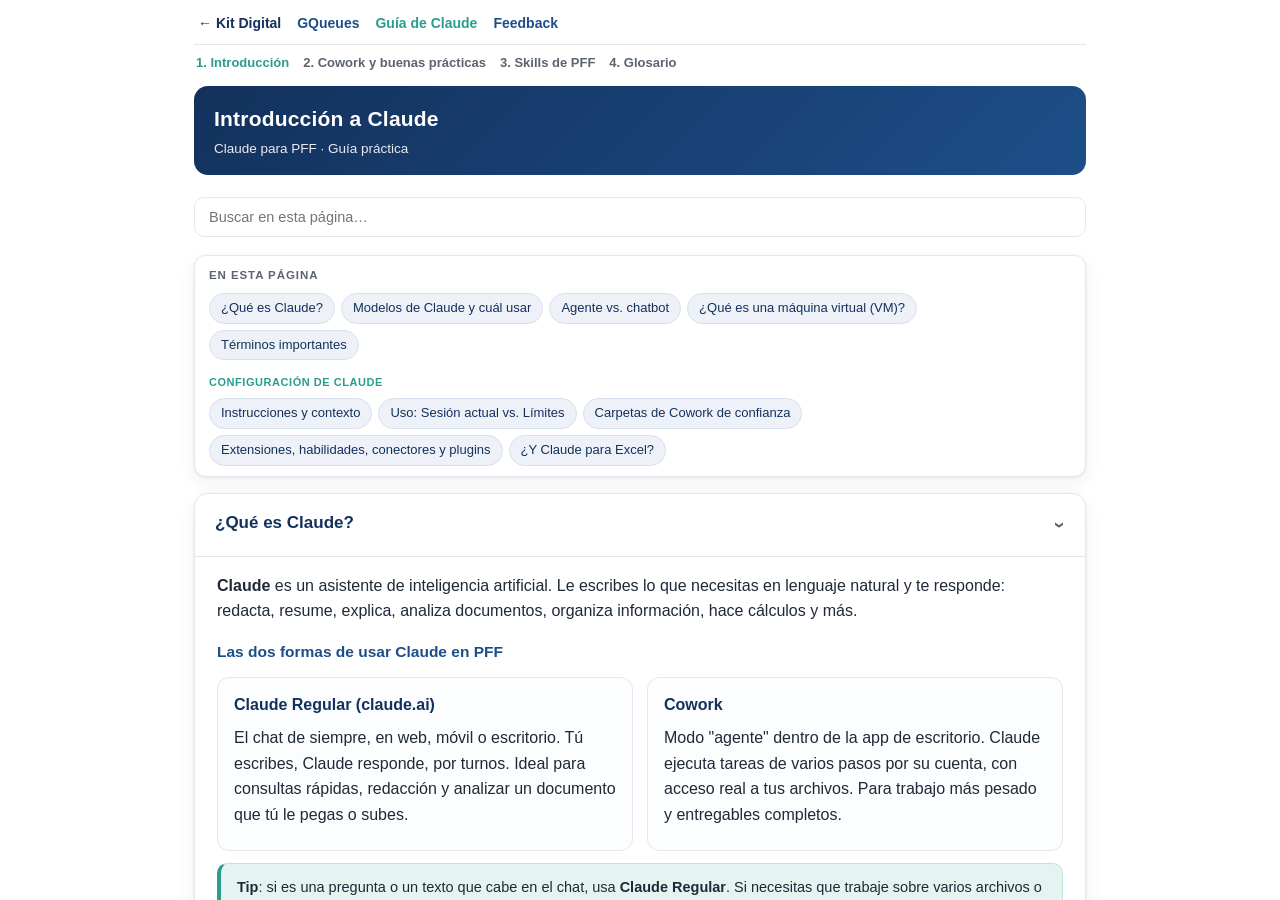
<file: pages/guia-claude-01-introduccion.html>
<!doctype html>
<html lang="es">
  <head>
    <meta charset="UTF-8" />
    <meta name="viewport" content="width=device-width, initial-scale=1.0" />
    <title>Introducción a Claude · PFF</title>
    <style>
      :root {
        --azul: #13315c;
        --azul2: #1d4e89;
        --acento: #2a9d8f;
        --acento2: #e9c46a;
        --bg: #f5f7fa;
        --card: #ffffff;
        --texto: #1f2937;
        --suave: #5b6470;
        --linea: #e3e8ef;
        --en: #0b6e6e;
        --enbg: #e6f4f1;
        --aviso: #fff7e6;
        --avisob: #e0a800;
        --si: #eaf7ef;
        --sib: #1e8449;
        --no: #fdecec;
        --nob: #c0392b;
        --sombra:
          0 1px 3px rgba(16, 38, 73, 0.08), 0 6px 20px rgba(16, 38, 73, 0.06);
      }
      * {
        box-sizing: border-box;
      }
      html,
      body {
        height: 100%;
        margin: 0;
        background: transparent;
      }
      body {
        overflow: hidden;
        font-family:
          -apple-system, BlinkMacSystemFont, "Segoe UI", Roboto, Helvetica,
          Arial, sans-serif;
        color: var(--texto);
        line-height: 1.6;
        font-size: 16px;
      }
      .widget {
        height: 100%;
        overflow-y: auto;
        max-width: 920px;
        margin: 0 auto;
        padding: 2px 14px 22px;
      }
      a {
        color: var(--azul2);
      }
      .whead {
        background: linear-gradient(135deg, var(--azul), var(--azul2));
        color: #fff;
        border-radius: 14px;
        padding: 16px 20px;
        margin: 6px 0 14px;
      }
      .whead h1 {
        margin: 0;
        font-size: 21px;
        letter-spacing: 0.2px;
      }
      .whead .sub {
        font-size: 13.5px;
        opacity: 0.9;
        margin-top: 2px;
      }
      .searchbar {
        position: sticky;
        top: 0;
        z-index: 5;
        background: rgba(255, 255, 255, 0.96);
        backdrop-filter: blur(3px);
        padding: 8px 0 10px;
        margin-bottom: 8px;
      }
      .search {
        width: 100%;
        padding: 11px 96px 11px 14px;
        border: 1px solid var(--linea);
        border-radius: 10px;
        font-size: 14.5px;
        background: #fff;
      }
      .search:focus {
        outline: none;
        border-color: var(--acento);
        box-shadow: 0 0 0 3px rgba(42, 157, 143, 0.15);
      }
      .scount {
        position: absolute;
        right: 14px;
        top: 50%;
        transform: translateY(-50%);
        font-size: 12.5px;
        color: var(--suave);
        pointer-events: none;
      }
      mark.hit {
        background: var(--acento2);
        color: #3a2f00;
        border-radius: 3px;
        padding: 0 1px;
      }
      mark.hit.cur {
        background: #f4a261;
        box-shadow: 0 0 0 2px rgba(244, 162, 97, 0.5);
      }
      .grouptitle {
        font-size: 16px;
        font-weight: 800;
        color: var(--azul);
        letter-spacing: 0.02em;
        margin: 24px 4px 10px;
        padding-bottom: 6px;
        border-bottom: 2px solid var(--acento);
      }
      details.sec {
        background: var(--card);
        border: 1px solid var(--linea);
        border-radius: 14px;
        margin-bottom: 14px;
        box-shadow: var(--sombra);
        overflow: hidden;
      }
      details.sec > summary {
        list-style: none;
        cursor: pointer;
        padding: 15px 20px;
        font-size: 17px;
        font-weight: 700;
        color: var(--azul);
        display: flex;
        align-items: flex-start;
        gap: 10px;
        user-select: none;
      }
      details.sec > summary::-webkit-details-marker {
        display: none;
      }
      details.sec > summary .num {
        background: var(--azul);
        color: #fff;
        width: 26px;
        height: 26px;
        border-radius: 50%;
        display: inline-flex;
        align-items: center;
        justify-content: center;
        font-size: 13px;
        flex: 0 0 auto;
      }
      details.sec > summary .chev {
        margin-left: auto;
        transition: transform 0.2s;
        color: var(--suave);
        font-size: 20px;
      }
      details.sec[open] > summary .chev {
        transform: rotate(90deg);
      }
      details.sec[open] > summary {
        border-bottom: 1px solid var(--linea);
      }
      .body {
        padding: 8px 22px 20px;
      }
      h3 {
        color: var(--azul2);
        font-size: 15.5px;
        margin: 16px 0 6px;
      }
      p {
        margin: 0.5em 0;
      }
      ul,
      ol {
        margin: 0.4em 0 0.6em;
        padding-left: 22px;
      }
      li {
        margin: 0.3em 0;
      }
      .lead {
        background: var(--card);
        border: 1px solid var(--linea);
        border-left: 4px solid var(--acento);
        border-radius: 12px;
        padding: 14px 18px;
        box-shadow: var(--sombra);
        margin-bottom: 16px;
        font-size: 14.5px;
      }
      .lead p {
        margin: 0.4em 0;
      }
      .en {
        background: var(--enbg);
        color: var(--en);
        border: 1px solid #bfe3dd;
        border-radius: 6px;
        padding: 1px 7px;
        font-weight: 700;
        font-size: 0.9em;
        white-space: nowrap;
      }
      .tip {
        background: var(--enbg);
        border: 1px solid #bfe3dd;
        border-left: 4px solid var(--acento);
        border-radius: 10px;
        padding: 12px 16px;
        margin: 12px 0;
        font-size: 14.5px;
      }
      .warn {
        background: var(--aviso);
        border: 1px solid #f0d999;
        border-left: 4px solid var(--avisob);
        border-radius: 10px;
        padding: 12px 16px;
        margin: 12px 0;
        font-size: 14.5px;
      }
      .nota {
        background: #fbfaf5;
        border: 1px dashed var(--avisob);
        border-radius: 12px;
        padding: 12px 16px;
        margin: 12px 0;
        color: #7a6320;
        font-size: 14px;
      }
      .nota b {
        color: #6b5512;
      }
      .grid2 {
        display: grid;
        grid-template-columns: 1fr 1fr;
        gap: 14px;
        margin: 12px 0;
      }
      .box {
        border: 1px solid var(--linea);
        border-radius: 12px;
        padding: 14px 16px;
        background: #fcfdfe;
      }
      .box h4 {
        margin: 0 0 6px;
        color: var(--azul);
      }
      .pro,
      .con {
        border-radius: 12px;
        padding: 14px 16px;
      }
      .pro {
        background: var(--si);
        border: 1px solid #bfe4cd;
      }
      .pro h4 {
        color: var(--sib);
        margin: 0 0 6px;
      }
      .con {
        background: var(--no);
        border: 1px solid #f1c7c2;
      }
      .con h4 {
        color: var(--nob);
        margin: 0 0 6px;
      }
      table {
        border-collapse: collapse;
        width: 100%;
        margin: 12px 0;
        font-size: 14.5px;
      }
      th,
      td {
        border: 1px solid var(--linea);
        padding: 9px 12px;
        text-align: left;
        vertical-align: top;
      }
      th {
        background: var(--azul);
        color: #fff;
        font-weight: 600;
      }
      tr:nth-child(even) td {
        background: #fafbfc;
      }
      .tag {
        display: inline-block;
        background: #eef1f6;
        border: 1px solid var(--linea);
        border-radius: 20px;
        padding: 2px 11px;
        font-size: 13px;
        margin: 2px 3px 2px 0;
        font-family: ui-monospace, Menlo, Consolas, monospace;
      }
      .pasos {
        background: #fcfdfe;
        border: 1px solid var(--linea);
        border-radius: 10px;
        padding: 12px 18px;
        margin: 10px 0;
      }
      .pasos h4 {
        margin: 2px 0 6px;
        color: var(--azul);
      }
      .path {
        display: inline-block;
        background: #eef2f8;
        border: 1px solid #d7e0ee;
        border-radius: 8px;
        padding: 3px 10px;
        font-size: 13px;
        color: var(--azul);
        font-family: ui-monospace, Menlo, Consolas, monospace;
        margin: 2px 0;
      }
      .path b {
        color: var(--acento);
        font-weight: 700;
        padding: 0 3px;
      }
      .rec {
        background: #f4faf8;
        border: 1px solid #cceae3;
        border-radius: 10px;
        padding: 10px 16px;
        margin: 10px 0;
      }
      .rec h4 {
        margin: 2px 0 6px;
        color: var(--sib);
      }
      .fname {
        display: inline-block;
        background: #0f1b2d;
        color: #e8eef7;
        border-radius: 8px;
        padding: 2px 10px;
        font-size: 13px;
        font-family: ui-monospace, Menlo, Consolas, monospace;
      }
      .prompt {
        background: #0f1b2d;
        color: #e8eef7;
        border-radius: 10px;
        padding: 12px 14px;
        margin: 6px 0 4px;
        font-family: ui-monospace, Menlo, Consolas, monospace;
        font-size: 13px;
        line-height: 1.55;
        white-space: pre-wrap;
      }
      .ptitle {
        font-weight: 700;
        color: var(--azul2);
        margin: 16px 0 4px;
        font-size: 14.5px;
      }
      .hint {
        font-size: 12.5px;
        color: var(--suave);
        margin: 2px 0 10px;
      }
      .causa {
        font-size: 14.5px;
      }
      .causa b {
        color: var(--nob);
      }
      .sol {
        background: var(--si);
        border: 1px solid #bfe4cd;
        border-left: 4px solid var(--sib);
        border-radius: 10px;
        padding: 10px 14px;
        margin: 8px 0 0;
        font-size: 14.5px;
      }
      .sol b {
        color: var(--sib);
      }
      code {
        background: #eef1f6;
        border: 1px solid var(--linea);
        border-radius: 5px;
        padding: 0 5px;
        font-size: 0.9em;
      }
      .btns {
        display: flex;
        flex-wrap: wrap;
        gap: 10px;
        margin: 12px 0;
      }
      .btn {
        display: inline-flex;
        align-items: center;
        gap: 8px;
        background: var(--azul2);
        color: #fff;
        text-decoration: none;
        padding: 10px 16px;
        border-radius: 10px;
        font-weight: 600;
        font-size: 14px;
      }
      .btn.green {
        background: var(--acento);
      }
      @media (max-width: 640px) {
        .grid2 {
          grid-template-columns: 1fr;
        }
        table {
          font-size: 13.5px;
        }
      }

      .toc {
        background: var(--card);
        border: 1px solid var(--linea);
        border-radius: 12px;
        box-shadow: var(--sombra);
        padding: 10px 14px;
        margin: 0 0 16px;
      }
      .toc .toch {
        font-size: 11.5px;
        text-transform: uppercase;
        letter-spacing: 0.08em;
        color: var(--suave);
        margin: 0 0 8px;
        font-weight: 700;
      }
      .toc ul {
        list-style: none;
        margin: 0;
        padding: 0;
        display: flex;
        flex-wrap: wrap;
        gap: 6px;
      }
      .toc li {
        margin: 0;
      }
      .toc a {
        display: inline-block;
        text-decoration: none;
        color: var(--azul);
        background: #eef2f8;
        border: 1px solid #d7e0ee;
        border-radius: 20px;
        padding: 4px 11px;
        font-size: 13px;
      }
      .toc a:hover {
        background: var(--acento);
        color: #fff;
        border-color: var(--acento);
      }
      .toc .tocgroup {
        width: 100%;
        font-size: 11px;
        font-weight: 800;
        color: var(--acento);
        text-transform: uppercase;
        letter-spacing: 0.05em;
        margin: 8px 0 0;
      }
      details.sec {
        scroll-margin-top: 66px;
      }
      .letra {
        scroll-margin-top: 66px;
      }
      dt {
        font-weight: 700;
        color: var(--azul2);
        margin-top: 14px;
        font-size: 15.5px;
      }

      .sitenav {
        position: sticky;
        top: 0;
        z-index: 20;
        display: flex;
        align-items: center;
        gap: 16px;
        flex-wrap: wrap;
        background: rgba(255, 255, 255, 0.96);
        backdrop-filter: blur(3px);
        border-bottom: 1px solid var(--linea);
        padding: 10px 4px;
        margin-bottom: 8px;
      }
      .sitenav a {
        color: var(--azul2);
        text-decoration: none;
        font-size: 14px;
        font-weight: 600;
      }
      .sitenav a:hover {
        text-decoration: underline;
      }
      .sitenav .sitenav-home {
        color: var(--azul);
        font-weight: 700;
      }
      .sitenav a.active {
        color: var(--acento);
      }
      .sitenav-sub {
        display: flex;
        gap: 14px;
        flex-wrap: wrap;
        font-size: 13px;
        margin: 2px 0 12px;
        padding: 0 2px;
      }
      .sitenav-sub a {
        color: var(--suave);
        text-decoration: none;
        font-weight: 600;
      }
      .sitenav-sub a.active {
        color: var(--acento);
      }
      .sitenav-sub a:hover {
        text-decoration: underline;
      }
    </style>
  </head>
  <body>
    <div class="widget">
      <nav class="sitenav">
        <a class="sitenav-home" href="../index.html">← Kit Digital</a>
        <a href="gqueues.html">GQueues</a>
        <a class="active" href="guia-claude-01-introduccion.html"
          >Guía de Claude</a
        >
        <a href="feedback.html">Feedback</a>
      </nav>
      <div class="sitenav-sub">
        <a class="active" href="guia-claude-01-introduccion.html"
          >1. Introducción</a
        >
        <a href="guia-claude-02-cowork-y-buenas-practicas.html"
          >2. Cowork y buenas prácticas</a
        >
        <a href="guia-claude-03-skills-pff.html">3. Skills de PFF</a>
        <a href="guia-claude-04-glosario.html">4. Glosario</a>
      </div>
      <div class="whead">
        <h1>Introducción a Claude</h1>
        <div class="sub">Claude para PFF · Guía práctica</div>
      </div>
      <div class="searchbar">
        <input
          class="search"
          id="search"
          type="search"
          placeholder="Buscar en esta página…"
          autocomplete="off"
        />
        <span class="scount" id="scount"></span>
      </div>
      <nav class="toc" id="toc" aria-label="Indice de la pagina"></nav>
      <div id="contenido">
        <details class="sec" open>
          <summary>¿Qué es Claude? <span class="chev">›</span></summary>
          <div class="body">
            <p>
              <b>Claude</b> es un asistente de inteligencia artificial. Le
              escribes lo que necesitas en lenguaje natural y te responde:
              redacta, resume, explica, analiza documentos, organiza
              información, hace cálculos y más.
            </p>

            <h3>Las dos formas de usar Claude en PFF</h3>
            <div class="grid2">
              <div class="box">
                <h4>Claude Regular (claude.ai)</h4>
                <p>
                  El chat de siempre, en web, móvil o escritorio. Tú escribes,
                  Claude responde, por turnos. Ideal para consultas rápidas,
                  redacción y analizar un documento que tú le pegas o subes.
                </p>
              </div>
              <div class="box">
                <h4>Cowork</h4>
                <p>
                  Modo "agente" dentro de la app de escritorio. Claude ejecuta
                  tareas de varios pasos por su cuenta, con acceso real a tus
                  archivos. Para trabajo más pesado y entregables completos.
                </p>
              </div>
            </div>

            <div class="tip">
              <b>Tip</b>: si es una pregunta o un texto que cabe en el chat, usa
              <b>Claude Regular</b>. Si necesitas que trabaje sobre varios
              archivos o genere documentos terminados, usa <b>Cowork</b>.
            </div>
          </div>
        </details>

        <details class="sec">
          <summary>
            Modelos de Claude y cuál usar <span class="chev">›</span>
          </summary>
          <div class="body">
            <p>
              En el selector de modelo eliges con qué versión de Claude
              trabajar. Las disponibles pueden variar según el plan; a grandes
              rasgos:
            </p>
            <table>
              <tr>
                <th>Modelo</th>
                <th>Para qué es mejor</th>
              </tr>
              <tr>
                <td><b>Claude Opus 4.8</b></td>
                <td>
                  El más potente para trabajo complejo: razonamiento profundo,
                  análisis difícil y tareas largas de varios pasos. Usar cuando
                  la tarea es exigente.
                </td>
              </tr>
              <tr>
                <td><b>Claude Sonnet 5</b></td>
                <td>
                  Equilibrio entre velocidad e inteligencia. Ideal para el día a
                  día: redacción, resúmenes y análisis. Suele ser el
                  predeterminado.
                </td>
              </tr>
              <tr>
                <td><b>Claude Haiku 4.5</b></td>
                <td>
                  El más rápido. Para tareas simples y de alto volumen donde
                  importa la rapidez más que la profundidad.
                </td>
              </tr>
              <tr>
                <td><b>Claude Fable 5</b></td>
                <td>
                  Inteligencia de nueva generación para agentes de tareas
                  largas. Para lo más complejo o de mayor alcance.
                </td>
              </tr>
            </table>
            <div class="tip">
              <b>Tip.</b> Si no sabes cuál elegir: <b>Sonnet</b> para la mayoría
              del trabajo diario, <b>Opus</b> cuando la tarea es compleja o
              delicada, y <b>Haiku</b> para algo rápido y sencillo.
            </div>
          </div>
        </details>

        <details class="sec">
          <summary>Agente vs. chatbot <span class="chev">›</span></summary>
          <div class="body">
            <p>Dos formas muy distintas de trabajar con Claude:</p>
            <div class="grid2">
              <div class="box">
                <h4>Chatbot (Claude Regular)</h4>
                <p>
                  Funciona por turnos: tú preguntas, Claude responde, tú sigues.
                  No hace nada por su cuenta; cada paso lo diriges tú. Ideal
                  para consultar, redactar y revisar.
                </p>
              </div>
              <div class="box">
                <h4>Agente (Cowork)</h4>
                <p>
                  Le das un objetivo y trabaja solo: decide los pasos, usa
                  herramientas, lee y escribe archivos, y avanza hasta terminar
                  sin que lo guíes uno por uno. Ideal para tareas de varios
                  pasos.
                </p>
              </div>
            </div>
            <div class="tip">
              <b>Tip.</b> Chatbot = conversación paso a paso. Agente = le
              encargas y ejecuta. Cowork es el modo agente; se explica a fondo
              en la página <b>Skills, tokens, Cowork y buenas prácticas</b>.
            </div>
          </div>
        </details>

        <details class="sec">
          <summary>
            ¿Qué es una máquina virtual (VM)? <span class="chev">›</span>
          </summary>
          <div class="body">
            <p>
              Una <b>máquina virtual</b> (VM) es una computadora simulada por
              software que corre <b>aislada</b> dentro de otra: una "computadora
              dentro de tu computadora", con su propio espacio y sin tocar lo
              demás.
            </p>
            <p>
              Cuando Claude ejecuta código o crea archivos, lo hace en una VM
              (un entorno aislado o <i>sandbox</i>). Ventajas:
            </p>
            <ul>
              <li>
                <b>Seguridad:</b> lo que ocurre ahí queda contenido; no afecta
                tu equipo ni tus archivos salvo lo que tú apruebes.
              </li>
              <li>
                <b>Control:</b> el acceso a internet de esa VM depende de la
                configuración (ver "Ejecución de código y creación de
                archivos").
              </li>
            </ul>
            <div class="tip">
              <b>Tip.</b> Por eso Claude puede "correr código" con seguridad:
              trabaja en un espacio separado, no directo sobre tu computadora.
            </div>
          </div>
        </details>
        <details class="sec">
          <summary>Términos importantes <span class="chev">›</span></summary>
          <div class="body">
            <p>
              Un mínimo de vocabulario para moverte con soltura. La lista
              completa está en la página <b>Glosario</b>.
            </p>
            <dl class="glos">
              <dt>Prompt</dt>
              <dd>
                La instrucción o pregunta que le escribes a Claude. Mientras más
                claro el prompt, mejor la respuesta.
              </dd>
              <dt>Proyecto <span class="en">Project</span></dt>
              <dd>
                Un espacio que agrupa chats, archivos e instrucciones sobre un
                mismo tema o cliente. El contexto se reutiliza entre chats del
                proyecto.
              </dd>
              <dt>Token</dt>
              <dd>
                La unidad con la que Claude "mide" el texto (un token ≈ ¾ de
                palabra). Importa para entender el consumo.
              </dd>
              <dt>Skill (habilidad)</dt>
              <dd>
                Una capacidad especializada que Claude carga cuando la tarea lo
                pide (p. ej. crear un Word o un Excel).
              </dd>
              <dt>Conector / MCP</dt>
              <dd>
                Una conexión a una herramienta externa (Gmail, Google Drive,
                Calendar, Zoom) para que Claude consulte o actúe ahí.
              </dd>
            </dl>
          </div>
        </details>

        <div class="grouptitle">Configuración de Claude</div>

        <details class="sec" open>
          <summary>
            Instrucciones y contexto <span class="chev">›</span>
          </summary>
          <div class="body">
            <h3>Instrucciones para Claude</h3>
            <p class="path">
              Configuración <b>›</b> General <b>›</b> Instrucciones para Claude
            </p>
            <p>
              Un texto fijo que tú escribes y que Claude toma en cuenta en
              <b>todos</b> tus chats y sesiones de Cowork. Es el lugar para lo
              que Claude siempre debería saber de ti, sin que lo repitas cada
              vez. Por ejemplo:
            </p>
            <ul>
              <li>
                <b>Reglas fijas:</b> p. ej. "nunca subir documentos a Drive sin
                permiso".
              </li>
              <li>
                <b>Preferencias de redacción:</b> tono, idioma, nivel de
                detalle, formato preferido.
              </li>
              <li>
                <b>Contexto profesional:</b> tu puesto, área, formación y las
                tareas que haces con frecuencia.
              </li>
              <li>
                <b>Contexto del despacho:</b> qué es PFF, a qué se dedica y cómo
                trabajan.
              </li>
            </ul>

            <h3>Instrucciones globales de Cowork</h3>
            <p class="path">
              Configuración <b>›</b> Cowork <b>›</b> Instrucciones globales
            </p>
            <p>
              Equivalente a lo anterior pero <b>solo para Cowork</b>: se aplican
              a todas tus sesiones del modo agente. Úsalas para convenciones y
              preferencias que Claude siempre deba respetar al trabajar con tus
              archivos (nombres de versiones, dónde guardar borradores, etc.).
            </p>
            <div class="tip">
              <b>Tip.</b> Cómo se relaciona todo esto (perfil, proyecto y
              memoria) se explica en la página
              <a href="guia-claude-02-cowork-y-buenas-practicas.html#persiste-contexto"><b>Skills, tokens, Cowork y buenas prácticas</b></a>, en "Cómo
              persiste el contexto".
            </div>
          </div>
        </details>

        <details class="sec">
          <summary>
            Uso: Sesión actual vs. Límites <span class="chev">›</span>
          </summary>
          <div class="body">
            <p class="path">Configuración <b>›</b> Uso</p>
            <p>Dos medidores que responden preguntas distintas:</p>
            <table>
              <tr>
                <th>Medidor</th>
                <th>Qué mide</th>
                <th>Para qué te sirve</th>
              </tr>
              <tr>
                <td><b>Sesión actual</b></td>
                <td>
                  El consumo de la ventana de tiempo en curso, que se reinicia
                  periódicamente.
                </td>
                <td>
                  Saber cuánto te queda <b>ahora mismo</b> antes de tener que
                  esperar al reinicio.
                </td>
              </tr>
              <tr>
                <td><b>Límites</b></td>
                <td>
                  Los topes de tu plan en un periodo más amplio (p. ej.
                  semanal).
                </td>
                <td>
                  Ver el panorama general y dosificar el uso a lo largo del
                  periodo.
                </td>
              </tr>
            </table>
            <p>
              En corto: <b>Sesión actual</b> es el tanque inmediato;
              <b>Límites</b> es el presupuesto del periodo completo.
            </p>
          </div>
        </details>

        <details class="sec">
          <summary>
            Carpetas de Cowork de confianza <span class="chev">›</span>
          </summary>
          <div class="body">
            <p class="path">
              Configuración <b>›</b> Carpetas de Cowork de confianza
            </p>
            <p>
              Una lista de carpetas que marcas como seguras. Al adjuntar una de
              ellas a una tarea de Cowork, Claude trabaja sin pedirte
              confirmación en cada paso, lo que agiliza tareas repetitivas.
            </p>
            <div class="warn">
              <b>Importante.</b> Marca como de confianza solo carpetas cuyo
              contenido conoces y controlas. Para carpetas con documentos
              delicados de clientes, conviene <b>no</b> marcarlas y mantener la
              confirmación manual.
            </div>
          </div>
        </details>

        <details class="sec">
          <summary>
            Extensiones, habilidades, conectores y plugins
            <span class="chev">›</span>
          </summary>
          <div class="body">
            <p>
              Cuatro cosas que se parecen pero no son lo mismo. La diferencia
              clave: <b>extensiones</b> conectan con tu <b>computadora</b>;
              <b>conectores</b> conectan con <b>servicios en la nube</b>;
              <b>habilidades</b> son conocimiento que Claude aplica; y
              <b>plugins</b> son paquetes que agrupan lo anterior.
            </p>
            <table>
              <tr>
                <th>Término</th>
                <th>Qué es</th>
                <th>Ejemplo</th>
              </tr>
              <tr>
                <td><b>Extensión</b></td>
                <td>
                  Deja que Claude use apps, datos y herramientas
                  <b>en tu computadora</b> (archivos locales, Office, PDFs).
                </td>
                <td>Leer una carpeta local; editar un Word</td>
              </tr>
              <tr>
                <td><b>Habilidad (Skill)</b></td>
                <td>
                  Un instructivo empaquetado que Claude carga para cierto tipo
                  de tarea. Puede venir incluido o crearlo tú.
                </td>
                <td>Dar formato a un escrito del despacho</td>
              </tr>
              <tr>
                <td><b>Conector</b></td>
                <td>
                  Una conexión a un <b>servicio externo en la nube</b> para
                  consultar o actuar ahí.
                </td>
                <td>Buscar en Gmail o Google Drive</td>
              </tr>
              <tr>
                <td><b>Plugin</b></td>
                <td>
                  Un paquete que <b>agrupa</b> habilidades, conectores y
                  herramientas, propio o de terceros.
                </td>
                <td>Paquete de Dropbox</td>
              </tr>
            </table>

            <h3>Extensiones</h3>
            <p class="path">Configuración <b>›</b> Extensiones</p>
            <p>
              Aquí habilitas el acceso de Claude a tu computadora. Recomendadas
              para el despacho:
            </p>
            <div class="rec">
              <h4>Instalar</h4>
              <p>
                <span class="tag">Filesystem</span>
                <span class="tag">PowerPoint (By Anthropic)</span>
                <span class="tag">Word (By Anthropic)</span>
                <span class="tag">pdf-viewer</span>
                <span class="tag"
                  >PDF Tools — Fill, Sign, Merge, Split, Extract</span
                >
              </p>
            </div>

            <h3>Habilidades / Skills</h3>
            <p class="path">Configuración <b>›</b> Habilidades</p>
            <p>
              El panel donde viven las skills, incluidas las que ha creado Ana
              para PFF. Qué es cada una, cómo se usa y cómo se mantiene está en
              la página <b>Skills de PFF</b>.
            </p>

            <h3>Conectores</h3>
            <p class="path">Configuración <b>›</b> Conectores</p>
            <p>
              Donde enlazas Claude con servicios externos (Gmail, Google Drive,
              Calendar, Zoom, Microsoft 365). Una vez conectados, Claude puede
              consultar esas fuentes para responder sin que adjuntes los
              archivos a mano.
            </p>

            <h3>Plugins</h3>
            <p class="path">Configuración <b>›</b> Plugins</p>
            <p>
              Paquetes que agrupan skills y conectores, tanto locales como de
              terceros. Recomendado instalar el plugin de <b>Dropbox</b>.
            </p>
          </div>
        </details>

        <details class="sec">
          <summary>¿Y Claude para Excel? <span class="chev">›</span></summary>
          <div class="body">
            <p>
              No hay una extensión "Excel (By Anthropic)" como las de Word y
              PowerPoint, y no hace falta: crear y editar <b>.xlsx</b> ya viene
              incluido en la capacidad general de creación de archivos.
            </p>
            <p class="path">
              Configuración <b>›</b> Capacidades <b>›</b> Ejecución de código y
              creación de archivos
            </p>
            <p>
              Con esa opción activada, Claude genera hojas de Excel con
              fórmulas, tablas y gráficas directamente en cualquier chat o en
              Cowork (es la skill <span class="tag">xlsx</span>). En la mayoría
              de los planes viene activada por defecto.
            </p>
            <div class="tip">
              <b>Tip.</b> Aparte de esto existe <b>Claude para Excel</b>, un
              complemento que vive <b>dentro</b> de Microsoft Excel (barra
              lateral), en vista previa y en planes de pago. Ese se instala como
              add-in desde Excel, no desde el panel de Extensiones de Cowork. Si
              te interesa, conviene confirmar disponibilidad para el plan de PFF
              en el soporte de Anthropic.
            </div>
          </div>
        </details>
      </div>
    </div>
    <script>
      (function () {
        var input = document.getElementById("search");
        var count = document.getElementById("scount");
        var root = document.getElementById("contenido");
        if (!input || !root) return;
        var fold = (function () {
          var map = {
            á: "a",
            à: "a",
            ä: "a",
            â: "a",
            é: "e",
            è: "e",
            ë: "e",
            ê: "e",
            í: "i",
            ì: "i",
            ï: "i",
            î: "i",
            ó: "o",
            ò: "o",
            ö: "o",
            ô: "o",
            ú: "u",
            ù: "u",
            ü: "u",
            û: "u",
            ñ: "n",
            ç: "c",
          };
          return function (s) {
            s = s.toLowerCase();
            var o = "";
            for (var i = 0; i < s.length; i++) {
              var c = s[i];
              o += map[c] || c;
            }
            return o;
          };
        })();
        var marks = [],
          cur = -1;
        function clearMarks() {
          root.querySelectorAll("mark.hit").forEach(function (m) {
            m.parentNode.replaceChild(
              document.createTextNode(m.textContent),
              m,
            );
          });
          root.normalize();
          marks = [];
          cur = -1;
        }
        function textNodes(el) {
          var out = [],
            w = document.createTreeWalker(el, NodeFilter.SHOW_TEXT, {
              acceptNode: function (n) {
                if (!n.nodeValue.trim()) return NodeFilter.FILTER_REJECT;
                var p = n.parentNode.nodeName.toLowerCase();
                if (p === "script" || p === "style" || p === "mark")
                  return NodeFilter.FILTER_REJECT;
                return NodeFilter.FILTER_ACCEPT;
              },
            });
          var n;
          while ((n = w.nextNode())) out.push(n);
          return out;
        }
        function openAncestors(m) {
          var p = m.parentNode;
          while (p && p !== root) {
            if (p.tagName && p.tagName.toLowerCase() === "details")
              p.open = true;
            p = p.parentNode;
          }
        }
        function run() {
          clearMarks();
          var q = input.value.trim();
          if (q.length < 2) {
            count.textContent = "";
            return;
          }
          var qf = fold(q);
          textNodes(root).forEach(function (node) {
            var text = node.nodeValue,
              tf = fold(text),
              idx = 0,
              hits = [];
            while ((idx = tf.indexOf(qf, idx)) !== -1) {
              hits.push(idx);
              idx += qf.length;
            }
            if (!hits.length) return;
            var frag = document.createDocumentFragment(),
              last = 0;
            hits.forEach(function (h) {
              if (h > last)
                frag.appendChild(document.createTextNode(text.slice(last, h)));
              var m = document.createElement("mark");
              m.className = "hit";
              m.textContent = text.slice(h, h + q.length);
              frag.appendChild(m);
              last = h + q.length;
            });
            if (last < text.length)
              frag.appendChild(document.createTextNode(text.slice(last)));
            node.parentNode.replaceChild(frag, node);
          });
          marks = Array.prototype.slice.call(root.querySelectorAll("mark.hit"));
          marks.forEach(openAncestors);
          count.textContent = marks.length
            ? marks.length + " coincidencia" + (marks.length > 1 ? "s" : "")
            : "sin coincidencias";
          if (marks.length) {
            cur = 0;
            focusCur();
          }
        }
        function focusCur() {
          marks.forEach(function (m) {
            m.classList.remove("cur");
          });
          if (cur >= 0 && marks[cur]) {
            marks[cur].classList.add("cur");
            if (marks[cur].scrollIntoView)
              marks[cur].scrollIntoView({
                block: "center",
                behavior: "smooth",
              });
          }
        }
        input.addEventListener("input", run);
        input.addEventListener("keydown", function (e) {
          if (e.key === "Enter" && marks.length) {
            e.preventDefault();
            cur = (cur + (e.shiftKey ? -1 : 1) + marks.length) % marks.length;
            focusCur();
          }
        });
      })();
    </script>
    <script>
      (function () {
        var toc = document.getElementById("toc");
        var root = document.getElementById("contenido");
        if (!toc || !root) return;
        var ul = document.createElement("ul");
        var head = document.createElement("div");
        head.className = "toch";
        head.textContent = "En esta página";
        toc.appendChild(head);
        toc.appendChild(ul);
        var i = 0,
          items = 0;
        Array.prototype.forEach.call(root.children, function (el) {
          if (el.classList && el.classList.contains("grouptitle")) {
            var g = document.createElement("li");
            g.className = "tocgroup";
            g.textContent = el.textContent.trim();
            ul.appendChild(g);
            return;
          }
          if (el.tagName && el.tagName.toLowerCase() === "details") {
            var sum = el.querySelector("summary");
            if (!sum) return;
            var txt = sum.textContent.replace(/›/g, "").trim();
            if (!el.id) el.id = "sec-" + i++;
            var li = document.createElement("li");
            var a = document.createElement("a");
            a.href = "#" + el.id;
            a.textContent = txt;
            a.addEventListener("click", function (ev) {
              ev.preventDefault();
              el.open = true;
              if (el.scrollIntoView)
                el.scrollIntoView({ block: "start", behavior: "smooth" });
            });
            li.appendChild(a);
            ul.appendChild(li);
            items++;
          }
        });
        if (items === 0) {
          head.textContent = "Ir a la letra";
          Array.prototype.forEach.call(
            root.querySelectorAll(".letra"),
            function (el) {
              if (!el.id) el.id = "letra-" + el.textContent.trim();
              var li = document.createElement("li");
              var a = document.createElement("a");
              a.href = "#" + el.id;
              a.textContent = el.textContent.trim();
              a.addEventListener("click", function (ev) {
                ev.preventDefault();
                if (el.scrollIntoView)
                  el.scrollIntoView({ block: "start", behavior: "smooth" });
              });
              li.appendChild(a);
              ul.appendChild(li);
            },
          );
        }
      })();
    </script>
  </body>
</html>
</file>
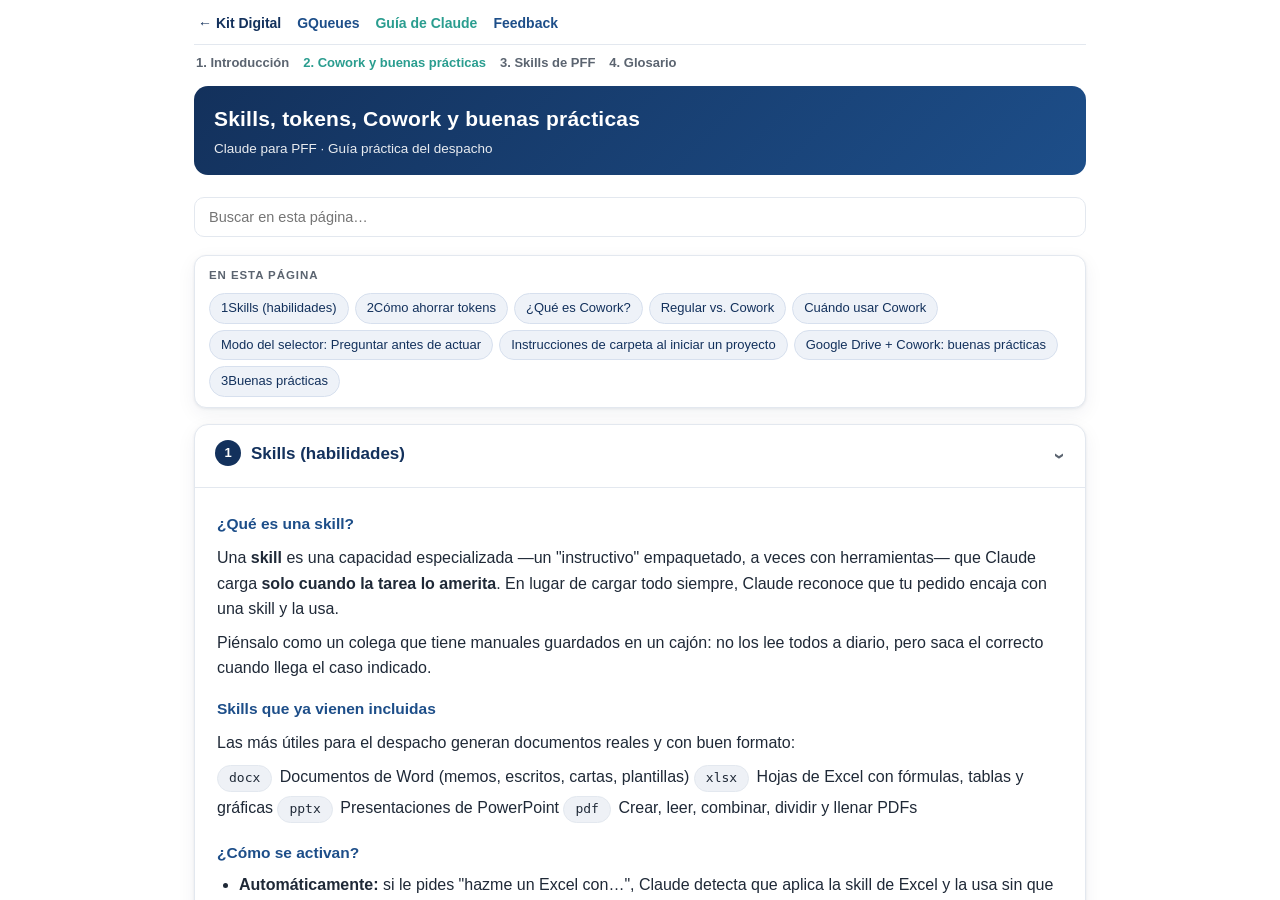
<file: pages/guia-claude-02-cowork-y-buenas-practicas.html>
<!DOCTYPE html>
<html lang="es">
<head>
<meta charset="UTF-8">
<meta name="viewport" content="width=device-width, initial-scale=1.0">
<title>Skills, tokens, Cowork y buenas prácticas · PFF</title>
<style>
  :root{
    --azul:#13315c; --azul2:#1d4e89; --acento:#2a9d8f; --acento2:#e9c46a;
    --bg:#f5f7fa; --card:#ffffff; --texto:#1f2937; --suave:#5b6470; --linea:#e3e8ef;
    --en:#0b6e6e; --enbg:#e6f4f1; --aviso:#fff7e6; --avisob:#e0a800;
    --si:#eaf7ef; --sib:#1e8449; --no:#fdecec; --nob:#c0392b;
    --sombra:0 1px 3px rgba(16,38,73,.08),0 6px 20px rgba(16,38,73,.06);
  }
  *{box-sizing:border-box}
  html,body{height:100%;margin:0;background:transparent}
  body{overflow:hidden;font-family:-apple-system,BlinkMacSystemFont,"Segoe UI",Roboto,Helvetica,Arial,sans-serif;color:var(--texto);line-height:1.6;font-size:16px}
  .widget{height:100%;overflow-y:auto;max-width:920px;margin:0 auto;padding:2px 14px 22px}
  a{color:var(--azul2)}
  .whead{background:linear-gradient(135deg,var(--azul),var(--azul2));color:#fff;border-radius:14px;padding:16px 20px;margin:6px 0 14px}
  .whead h1{margin:0;font-size:21px;letter-spacing:.2px}
  .whead .sub{font-size:13.5px;opacity:.9;margin-top:2px}
  .searchbar{position:sticky;top:0;z-index:5;background:rgba(255,255,255,.96);backdrop-filter:blur(3px);padding:8px 0 10px;margin-bottom:8px}
  .search{width:100%;padding:11px 96px 11px 14px;border:1px solid var(--linea);border-radius:10px;font-size:14.5px;background:#fff}
  .search:focus{outline:none;border-color:var(--acento);box-shadow:0 0 0 3px rgba(42,157,143,.15)}
  .scount{position:absolute;right:14px;top:50%;transform:translateY(-50%);font-size:12.5px;color:var(--suave);pointer-events:none}
  mark.hit{background:var(--acento2);color:#3a2f00;border-radius:3px;padding:0 1px}
  mark.hit.cur{background:#f4a261;box-shadow:0 0 0 2px rgba(244,162,97,.5)}
  .grouptitle{font-size:16px;font-weight:800;color:var(--azul);letter-spacing:.02em;margin:24px 4px 10px;padding-bottom:6px;border-bottom:2px solid var(--acento)}
  details.sec{background:var(--card);border:1px solid var(--linea);border-radius:14px;margin-bottom:14px;box-shadow:var(--sombra);overflow:hidden}
  details.sec>summary{list-style:none;cursor:pointer;padding:15px 20px;font-size:17px;font-weight:700;color:var(--azul);display:flex;align-items:flex-start;gap:10px;user-select:none}
  details.sec>summary::-webkit-details-marker{display:none}
  details.sec>summary .num{background:var(--azul);color:#fff;width:26px;height:26px;border-radius:50%;display:inline-flex;align-items:center;justify-content:center;font-size:13px;flex:0 0 auto}
  details.sec>summary .chev{margin-left:auto;transition:transform .2s;color:var(--suave);font-size:20px}
  details.sec[open]>summary .chev{transform:rotate(90deg)}
  details.sec[open]>summary{border-bottom:1px solid var(--linea)}
  .body{padding:8px 22px 20px}
  h3{color:var(--azul2);font-size:15.5px;margin:16px 0 6px}
  p{margin:.5em 0} ul,ol{margin:.4em 0 .6em;padding-left:22px} li{margin:.3em 0}
  .lead{background:var(--card);border:1px solid var(--linea);border-left:4px solid var(--acento);border-radius:12px;padding:14px 18px;box-shadow:var(--sombra);margin-bottom:16px;font-size:14.5px}
  .lead p{margin:.4em 0}
  .en{background:var(--enbg);color:var(--en);border:1px solid #bfe3dd;border-radius:6px;padding:1px 7px;font-weight:700;font-size:.9em;white-space:nowrap}
  .tip{background:var(--enbg);border:1px solid #bfe3dd;border-left:4px solid var(--acento);border-radius:10px;padding:12px 16px;margin:12px 0;font-size:14.5px}
  .warn{background:var(--aviso);border:1px solid #f0d999;border-left:4px solid var(--avisob);border-radius:10px;padding:12px 16px;margin:12px 0;font-size:14.5px}
  .nota{background:#fbfaf5;border:1px dashed var(--avisob);border-radius:12px;padding:12px 16px;margin:12px 0;color:#7a6320;font-size:14px}
  .nota b{color:#6b5512}
  .grid2{display:grid;grid-template-columns:1fr 1fr;gap:14px;margin:12px 0}
  .box{border:1px solid var(--linea);border-radius:12px;padding:14px 16px;background:#fcfdfe}
  .box h4{margin:0 0 6px;color:var(--azul)}
  .pro,.con{border-radius:12px;padding:14px 16px}
  .pro{background:var(--si);border:1px solid #bfe4cd} .pro h4{color:var(--sib);margin:0 0 6px}
  .con{background:var(--no);border:1px solid #f1c7c2} .con h4{color:var(--nob);margin:0 0 6px}
  table{border-collapse:collapse;width:100%;margin:12px 0;font-size:14.5px}
  th,td{border:1px solid var(--linea);padding:9px 12px;text-align:left;vertical-align:top}
  th{background:var(--azul);color:#fff;font-weight:600}
  tr:nth-child(even) td{background:#fafbfc}
  .tag{display:inline-block;background:#eef1f6;border:1px solid var(--linea);border-radius:20px;padding:2px 11px;font-size:13px;margin:2px 3px 2px 0;font-family:ui-monospace,Menlo,Consolas,monospace}
  .pasos{background:#fcfdfe;border:1px solid var(--linea);border-radius:10px;padding:12px 18px;margin:10px 0}
  .pasos h4{margin:2px 0 6px;color:var(--azul)}
  .path{display:inline-block;background:#eef2f8;border:1px solid #d7e0ee;border-radius:8px;padding:3px 10px;font-size:13px;color:var(--azul);font-family:ui-monospace,Menlo,Consolas,monospace;margin:2px 0}
  .path b{color:var(--acento);font-weight:700;padding:0 3px}
  .rec{background:#f4faf8;border:1px solid #cceae3;border-radius:10px;padding:10px 16px;margin:10px 0}
  .rec h4{margin:2px 0 6px;color:var(--sib)}
  .fname{display:inline-block;background:#0f1b2d;color:#e8eef7;border-radius:8px;padding:2px 10px;font-size:13px;font-family:ui-monospace,Menlo,Consolas,monospace}
  .prompt{background:#0f1b2d;color:#e8eef7;border-radius:10px;padding:12px 14px;margin:6px 0 4px;font-family:ui-monospace,Menlo,Consolas,monospace;font-size:13px;line-height:1.55;white-space:pre-wrap}
  .ptitle{font-weight:700;color:var(--azul2);margin:16px 0 4px;font-size:14.5px}
  .hint{font-size:12.5px;color:var(--suave);margin:2px 0 10px}
  .causa{font-size:14.5px} .causa b{color:var(--nob)}
  .sol{background:var(--si);border:1px solid #bfe4cd;border-left:4px solid var(--sib);border-radius:10px;padding:10px 14px;margin:8px 0 0;font-size:14.5px}
  .sol b{color:var(--sib)}
  code{background:#eef1f6;border:1px solid var(--linea);border-radius:5px;padding:0 5px;font-size:.9em}
  .btns{display:flex;flex-wrap:wrap;gap:10px;margin:12px 0}
  .btn{display:inline-flex;align-items:center;gap:8px;background:var(--azul2);color:#fff;text-decoration:none;padding:10px 16px;border-radius:10px;font-weight:600;font-size:14px}
  .btn.green{background:var(--acento)}
  @media(max-width:640px){ .grid2{grid-template-columns:1fr} table{font-size:13.5px} }

  .toc{background:var(--card);border:1px solid var(--linea);border-radius:12px;box-shadow:var(--sombra);padding:10px 14px;margin:0 0 16px}
  .toc .toch{font-size:11.5px;text-transform:uppercase;letter-spacing:.08em;color:var(--suave);margin:0 0 8px;font-weight:700}
  .toc ul{list-style:none;margin:0;padding:0;display:flex;flex-wrap:wrap;gap:6px}
  .toc li{margin:0}
  .toc a{display:inline-block;text-decoration:none;color:var(--azul);background:#eef2f8;border:1px solid #d7e0ee;border-radius:20px;padding:4px 11px;font-size:13px}
  .toc a:hover{background:var(--acento);color:#fff;border-color:var(--acento)}
  .toc .tocgroup{width:100%;font-size:11px;font-weight:800;color:var(--acento);text-transform:uppercase;letter-spacing:.05em;margin:8px 0 0}
  details.sec{scroll-margin-top:66px}
  .letra{scroll-margin-top:66px}

.sitenav{position:sticky;top:0;z-index:20;display:flex;align-items:center;gap:16px;flex-wrap:wrap;background:rgba(255,255,255,.96);backdrop-filter:blur(3px);border-bottom:1px solid var(--linea);padding:10px 4px;margin-bottom:8px}
.sitenav a{color:var(--azul2);text-decoration:none;font-size:14px;font-weight:600}
.sitenav a:hover{text-decoration:underline}
.sitenav .sitenav-home{color:var(--azul);font-weight:700}
.sitenav a.active{color:var(--acento)}
.sitenav-sub{display:flex;gap:14px;flex-wrap:wrap;font-size:13px;margin:2px 0 12px;padding:0 2px}
.sitenav-sub a{color:var(--suave);text-decoration:none;font-weight:600}
.sitenav-sub a.active{color:var(--acento)}
.sitenav-sub a:hover{text-decoration:underline}
</style>
</head>
<body>
<div class="widget">
  <nav class="sitenav">
    <a class="sitenav-home" href="../index.html">← Kit Digital</a>
    <a href="gqueues.html">GQueues</a>
    <a class="active" href="guia-claude-01-introduccion.html">Guía de Claude</a>
    <a href="feedback.html">Feedback</a>
  </nav>
  <div class="sitenav-sub">
    <a href="guia-claude-01-introduccion.html">1. Introducción</a>
    <a class="active" href="guia-claude-02-cowork-y-buenas-practicas.html">2. Cowork y buenas prácticas</a>
    <a href="guia-claude-03-skills-pff.html">3. Skills de PFF</a>
    <a href="guia-claude-04-glosario.html">4. Glosario</a>
  </div>
  <div class="whead">
    <h1>Skills, tokens, Cowork y buenas prácticas</h1>
    <div class="sub">Claude para PFF · Guía práctica del despacho</div>
  </div>
  <div class="searchbar">
    <input class="search" id="search" type="search" placeholder="Buscar en esta página…" autocomplete="off">
    <span class="scount" id="scount"></span>
  </div>
  <nav class="toc" id="toc" aria-label="Indice de la pagina"></nav>
  <div id="contenido">
<details class="sec" open>
      <summary><span class="num">1</span>Skills (habilidades) <span class="chev">›</span></summary>
      <div class="body">
        <h3>¿Qué es una skill?</h3>
        <p>Una <b>skill</b> es una capacidad especializada —un "instructivo" empaquetado, a veces con herramientas— que Claude carga <b>solo cuando la tarea lo amerita</b>. En lugar de cargar todo siempre, Claude reconoce que tu pedido encaja con una skill y la usa.</p>
        <p>Piénsalo como un colega que tiene manuales guardados en un cajón: no los lee todos a diario, pero saca el correcto cuando llega el caso indicado.</p>

        <h3>Skills que ya vienen incluidas</h3>
        <p>Las más útiles para el despacho generan documentos reales y con buen formato:</p>
        <p>
          <span class="tag">docx</span> Documentos de Word (memos, escritos, cartas, plantillas)
          <span class="tag">xlsx</span> Hojas de Excel con fórmulas, tablas y gráficas
          <span class="tag">pptx</span> Presentaciones de PowerPoint
          <span class="tag">pdf</span> Crear, leer, combinar, dividir y llenar PDFs
        </p>

        <h3>¿Cómo se activan?</h3>
        <ul>
          <li><b>Automáticamente:</b> si le pides "hazme un Excel con…", Claude detecta que aplica la skill de Excel y la usa sin que tengas que indicarlo.</li>
          <li><b>A propósito:</b> puedes nombrarla directamente, p. ej. "usa la skill de PDF para combinar estos archivos".</li>
        </ul>

        <h3>Skill, conector, plugin y extensión: ¿cuál es cuál?</h3>
        <p>Es fácil confundirlos. La comparación completa —con extensiones incluidas y dónde vive cada uno en la configuración— está en la página <b>Configuración de Claude</b>, en "Extensiones, habilidades, conectores y plugins".</p>

        <div class="tip"><b>Tip.</b> No tienes que memorizar qué skills existen. Describe tu objetivo con claridad y Claude elige la herramienta. El catálogo (en su propia página) está para que sepas qué hay disponible.</div>

        <div class="nota"><b>Nota — espacio para notas:</b> aquí iremos agregando skills propias de PFF (p. ej. plantillas de escritos, formatos del despacho) conforme las creemos.</div>
      </div>
    </details>
<details class="sec">
      <summary><span class="num">2</span>Cómo ahorrar tokens <span class="chev">›</span></summary>
      <div class="body">
        <h3>¿Qué es un token y por qué importa?</h3>
        <p>Un <b>token</b> es la unidad con la que Claude mide el texto: aproximadamente <b>¾ de una palabra</b> en español. Todo lo que entra (tu pregunta, los archivos, el historial) y todo lo que sale (la respuesta) cuenta como tokens. El plan tiene una cuota de uso, así que gastar bien los tokens significa poder hacer más sin toparte con límites.</p>

        <div class="warn"><b>Importante.</b> Cada vez que escribes en un chat, Claude vuelve a leer <b>toda la conversación anterior</b> para responder. Mientras más larga la conversación, más tokens consume cada nuevo mensaje. Una conversación muy larga se vuelve cara aunque tu última pregunta sea corta.</div>

        <h3>Hábitos que ahorran</h3>
        <div class="grid2">
          <div class="pro">
            <h4>Sí conviene</h4>
            <ul>
              <li><b>Abrir un chat nuevo</b> para cada tema o asunto distinto.</li>
              <li>Usar <b>proyectos</b> para el contexto que se repite, en vez de re-pegarlo en cada chat.</li>
              <li>Subir o pegar <b>solo la parte del documento</b> que de verdad importa.</li>
              <li>Pedir respuestas <b>concretas</b> ("dame solo la conclusión", "en 5 puntos").</li>
              <li>Cerrar un tema y empezar de cero cuando cambies de asunto.</li>
            </ul>
          </div>
          <div class="con">
            <h4>Mejor evitar</h4>
            <ul>
              <li>Usar <b>un solo chat eterno</b> para todo el trabajo de la semana.</li>
              <li>Volver a <b>adjuntar el mismo archivo</b> una y otra vez.</li>
              <li>Pegar documentos enormes completos cuando solo necesitas una sección.</li>
              <li>Pedir respuestas larguísimas si solo querías un dato.</li>
              <li>Seguir un tema nuevo dentro de un chat ya muy largo.</li>
            </ul>
          </div>
        </div>

        <h3>Cowork consume más</h3>
        <p>Las tareas de Cowork son más "pesadas" (varios pasos, lectura y escritura de archivos), así que gastan más cuota que un chat normal. Vale totalmente la pena cuando la tarea lo justifica; para una duda simple, el chat regular es más económico.</p>

        <div class="nota"><b>Nota — espacio para notas:</b> agregar aquí ejemplos reales de PFF —antes/después— de prompts que ahorraron consumo.</div>
      </div>
    </details>
<details class="sec" open>
      <summary>¿Qué es Cowork? <span class="chev">›</span></summary>
      <div class="body">
        <p><b>Cowork</b> es el modo "agente" de Claude en la app de escritorio (macOS/Windows). Le describes una tarea de varios pasos, Claude la ejecuta por su cuenta con acceso real a tus archivos, y tú regresas al resultado. No es por turnos como el chat: trabaja solo.</p>
        <div class="grid2">
          <div class="pro">
            <h4>Ventajas</h4>
            <ul>
              <li>Acceso directo a tus archivos locales (y a Google Drive si usas Drive for Desktop).</li>
              <li>Ejecuta tareas largas sin que estés presente.</li>
              <li>Tareas programadas (p. ej. "cada lunes revisa la carpeta del SAT y dame un resumen").</li>
              <li>Genera entregables completos: Excel con fórmulas, Word, PowerPoint, PDF.</li>
              <li>Proyectos con memoria persistente: contexto y archivos propios.</li>
            </ul>
          </div>
          <div class="con">
            <h4>Limitaciones</h4>
            <ul>
              <li>Requiere la app de escritorio abierta. Si cierras o la compu se duerme, la tarea se detiene.</li>
              <li>Las sesiones de Cowork <b>no se comparten</b> con otros usuarios (por ahora).</li>
              <li>La memoria solo persiste en proyectos, no en sesiones sueltas.</li>
              <li>Consume más cuota que el chat regular.</li>
            </ul>
          </div>
        </div>
      </div>
    </details>
<details class="sec">
      <summary>Regular vs. Cowork <span class="chev">›</span></summary>
      <div class="body">
        <table>
          <tr><th></th><th>Claude Regular</th><th>Cowork</th></tr>
          <tr><td>Acceso a archivos locales</td><td>No</td><td>Sí</td></tr>
          <tr><td>Trabaja sin que estés presente</td><td>No</td><td>Sí</td></tr>
          <tr><td>Tareas programadas</td><td>No</td><td>Sí</td></tr>
          <tr><td>Colaboración entre usuarios</td><td>Sí (proyectos compartidos)</td><td>No (por ahora)</td></tr>
          <tr><td>Genera Excel / Word / PPT completos</td><td>Básico</td><td>Sí, completos</td></tr>
          <tr><td>Disponible en web / móvil</td><td>Sí</td><td>Solo escritorio</td></tr>
          <tr><td>Consumo de cuota</td><td>Estándar</td><td>Mayor</td></tr>
        </table>
      </div>
    </details>
<details class="sec">
      <summary>Cuándo usar Cowork <span class="chev">›</span></summary>
      <div class="body">
        <ul>
          <li>Organizar, renombrar o mover archivos en lote.</li>
          <li>Generar expedientes, reportes o papeles de trabajo a partir de documentos existentes.</li>
          <li>Analizar contratos, estados de cuenta o contabilidad electrónica masiva.</li>
          <li>Crear borradores de escritos a partir de notas dispersas o transcripciones.</li>
          <li>Cualquier flujo que implique leer, procesar y escribir varios archivos.</li>
        </ul>
      </div>
    </details>
<details class="sec">
      <summary>Modo del selector: Preguntar antes de actuar <span class="chev">›</span></summary>
      <div class="body">
        <p>En el selector de modo de Cowork elige según lo que vayas a hacer:</p>
        <ul>
          <li><b>Preguntar antes de actuar:</b> mantenlo así al <b>editar documentos que ya existen</b>. Claude te pide confirmación antes de sobrescribir o cambiar algo.</li>
          <li><b>Actuar sin preguntar:</b> úsalo solo para <b>crear archivos nuevos</b>, donde no hay nada que sobrescribir.</li>
        </ul>
        <div class="warn"><b>Importante.</b> Con documentos de clientes, el modo seguro por defecto es "Preguntar antes de actuar".</div>
      </div>
    </details>
<details class="sec">
      <summary>Instrucciones de carpeta al iniciar un proyecto <span class="chev">›</span></summary>
      <div class="body">
        <p>En la configuración de un proyecto de Cowork, define reglas explícitas desde el inicio para que Claude sepa cómo trabajar con esa carpeta:</p>
        <ul>
          <li><b>Dónde van borradores vs. finales:</b> por ejemplo, una subcarpeta <span class="tag">_drafts/</span> (o <span class="tag">_borradores/</span>) antes de promover a la versión final.</li>
          <li><b>Convención de nombres:</b> <span class="tag">AAAAMMDD_NombreDocumento_v1.docx</span>.</li>
          <li><b>Sobrescribir o versionar:</b> una regla clara, por ejemplo <b>siempre subir versión</b> (<span class="tag">_v2</span>), nunca sobrescribir.</li>
        </ul>
      </div>
    </details>
<details class="sec">
      <summary>Google Drive + Cowork: buenas prácticas <span class="chev">›</span></summary>
      <div class="body">
        <div class="pasos">
          <h4>Para trabajar con carpetas de clientes minimizando riesgos</h4>
          <ol>
            <li><b>Instala Google Drive for Desktop</b> para que Drive aparezca como unidad local y Cowork pueda leer los archivos.</li>
            <li><b>Un proyecto por cliente:</b> conecta solo la carpeta de ese cliente, no todo Drive. Limita lo que Claude puede tocar.</li>
            <li><b>Define instrucciones de carpeta desde el inicio</b> (borradores vs. finales, nombres, versionado): ver arriba "Instrucciones de carpeta al iniciar un proyecto".</li>
            <li><b>Elige el modo correcto del selector</b> al editar vs. crear: ver arriba "Modo del selector: Preguntar antes de actuar".</li>
            <li><b>Nunca trabajar sobre el único original:</b> Claude trabaja sobre copias o borradores; el documento fuente autorizado no se toca.</li>
          </ol>
        </div>
        <div class="warn"><b>Importante — confidencialidad.</b> La información fiscal de clientes es sensible. Conecta únicamente la carpeta necesaria y revisa lo que Claude va a modificar antes de confirmarlo.</div>
        <div class="nota"><b>Nota — espacio para notas:</b> agregar flujos de Cowork ya probados en PFF (paso a paso de los que funcionaron).</div>
      </div>
    </details>
<details class="sec">
      <summary><span class="num">3</span>Buenas prácticas <span class="chev">›</span></summary>
      <div class="body">
        <h3>Cómo escribir un buen prompt</h3>
        <ul>
          <li><b>Da contexto:</b> quién eres, para quién es el resultado y para qué lo necesitas ("soy contador, esto es para un cliente, necesito…").</li>
          <li><b>Sé específico:</b> en vez de "resume esto", pide "resume en 5 puntos los riesgos fiscales de este contrato".</li>
          <li><b>Indica el formato:</b> tabla, lista, memo, correo, extensión deseada.</li>
          <li><b>Da ejemplos:</b> si tienes un escrito modelo, pégalo y di "sigue este estilo".</li>
          <li><b>Itera:</b> la primera respuesta es un borrador. Pide ajustes ("más formal", "más corto", "agrega fundamento legal").</li>
        </ul>

        <h3 id="persiste-contexto">Cómo persiste el contexto (memoria)</h3>
        <p>Claude <b>no recuerda</b> automáticamente entre conversaciones. Cada chat empieza en blanco. El contexto se conserva por tres vías:</p>
        <ul>
          <li><b>Instrucciones de perfil</b> (<span class="en">Instructions for Claude</span>): texto que tú escribes y aplica a todos tus chats. Solo tú las editas.</li>
          <li><b>Instrucciones de proyecto:</b> aplican solo a los chats de ese proyecto.</li>
          <li><b>Memoria en Cowork:</b> persiste dentro de proyectos de Cowork; las sesiones sueltas no la retienen.</li>
        </ul>
        <div class="tip"><b>Tip.</b> La memoria de un compañero <b>nunca</b> toca tu perfil. Cada usuario tiene su memoria aislada.</div>

        <h3>Verifica siempre</h3>
        <div class="warn"><b>Importante.</b> Claude puede equivocarse o inventar datos (fechas, artículos de ley, cifras). En materia fiscal y legal, <b>verifica</b> toda fuente, artículo y cálculo antes de usarlo con un cliente. Claude es un asistente, no la autoridad final.</div>

        <h3>Confidencialidad de datos del cliente</h3>
        <ul>
          <li>Comparte proyectos de clientes de forma <b>individual</b> (solo quien necesita acceso), no a toda la organización.</li>
          <li>Conecta solo las carpetas necesarias.</li>
          <li>Revisa la política de la org sobre qué datos se pueden cargar.</li>
        </ul>

        <div class="nota"><b>Nota — espacio para notas:</b> reunir aquí prompts modelo de PFF (escritos, memos, análisis) que den buenos resultados.</div>
      </div>
    </details>
  </div>
</div>
<script>
(function(){
  var input=document.getElementById('search');
  var count=document.getElementById('scount');
  var root=document.getElementById('contenido');
  if(!input||!root) return;
  var fold=(function(){
    var map={'á':'a','à':'a','ä':'a','â':'a','é':'e','è':'e','ë':'e','ê':'e',
      'í':'i','ì':'i','ï':'i','î':'i','ó':'o','ò':'o','ö':'o','ô':'o',
      'ú':'u','ù':'u','ü':'u','û':'u','ñ':'n','ç':'c'};
    return function(s){s=s.toLowerCase();var o='';for(var i=0;i<s.length;i++){var c=s[i];o+=map[c]||c;}return o;};
  })();
  var marks=[], cur=-1;
  function clearMarks(){root.querySelectorAll('mark.hit').forEach(function(m){m.parentNode.replaceChild(document.createTextNode(m.textContent),m);});root.normalize();marks=[];cur=-1;}
  function textNodes(el){var out=[],w=document.createTreeWalker(el,NodeFilter.SHOW_TEXT,{acceptNode:function(n){
    if(!n.nodeValue.trim())return NodeFilter.FILTER_REJECT;var p=n.parentNode.nodeName.toLowerCase();
    if(p==='script'||p==='style'||p==='mark')return NodeFilter.FILTER_REJECT;return NodeFilter.FILTER_ACCEPT;}});
    var n;while((n=w.nextNode()))out.push(n);return out;}
  function openAncestors(m){var p=m.parentNode;while(p&&p!==root){if(p.tagName&&p.tagName.toLowerCase()==='details')p.open=true;p=p.parentNode;}}
  function run(){
    clearMarks();var q=input.value.trim();if(q.length<2){count.textContent='';return;}var qf=fold(q);
    textNodes(root).forEach(function(node){var text=node.nodeValue,tf=fold(text),idx=0,hits=[];
      while((idx=tf.indexOf(qf,idx))!==-1){hits.push(idx);idx+=qf.length;}if(!hits.length)return;
      var frag=document.createDocumentFragment(),last=0;
      hits.forEach(function(h){if(h>last)frag.appendChild(document.createTextNode(text.slice(last,h)));
        var m=document.createElement('mark');m.className='hit';m.textContent=text.slice(h,h+q.length);frag.appendChild(m);last=h+q.length;});
      if(last<text.length)frag.appendChild(document.createTextNode(text.slice(last)));node.parentNode.replaceChild(frag,node);});
    marks=Array.prototype.slice.call(root.querySelectorAll('mark.hit'));marks.forEach(openAncestors);
    count.textContent=marks.length?marks.length+' coincidencia'+(marks.length>1?'s':''):'sin coincidencias';
    if(marks.length){cur=0;focusCur();}
  }
  function focusCur(){marks.forEach(function(m){m.classList.remove('cur');});
    if(cur>=0&&marks[cur]){marks[cur].classList.add('cur');if(marks[cur].scrollIntoView)marks[cur].scrollIntoView({block:'center',behavior:'smooth'});}}
  input.addEventListener('input',run);
  input.addEventListener('keydown',function(e){if(e.key==='Enter'&&marks.length){e.preventDefault();cur=(cur+(e.shiftKey?-1:1)+marks.length)%marks.length;focusCur();}});
})();
</script>
<script>
(function(){
  var toc=document.getElementById('toc');
  var root=document.getElementById('contenido');
  if(!toc||!root) return;
  var ul=document.createElement('ul');
  var head=document.createElement('div'); head.className='toch'; head.textContent='En esta página';
  toc.appendChild(head); toc.appendChild(ul);
  var i=0, items=0;
  Array.prototype.forEach.call(root.children,function(el){
    if(el.classList && el.classList.contains('grouptitle')){
      var g=document.createElement('li'); g.className='tocgroup'; g.textContent=el.textContent.trim(); ul.appendChild(g); return;
    }
    if(el.tagName && el.tagName.toLowerCase()==='details'){
      var sum=el.querySelector('summary'); if(!sum) return;
      var txt=sum.textContent.replace(/›/g,'').trim();
      if(!el.id) el.id='sec-'+(i++);
      var li=document.createElement('li');
      var a=document.createElement('a'); a.href='#'+el.id; a.textContent=txt;
      a.addEventListener('click',function(ev){ev.preventDefault(); el.open=true;
        if(el.scrollIntoView) el.scrollIntoView({block:'start',behavior:'smooth'});});
      li.appendChild(a); ul.appendChild(li); items++;
    }
  });
  if(items===0){
    head.textContent='Ir a la letra';
    Array.prototype.forEach.call(root.querySelectorAll('.letra'),function(el){
      if(!el.id) el.id='letra-'+el.textContent.trim();
      var li=document.createElement('li');
      var a=document.createElement('a'); a.href='#'+el.id; a.textContent=el.textContent.trim();
      a.addEventListener('click',function(ev){ev.preventDefault(); if(el.scrollIntoView) el.scrollIntoView({block:'start',behavior:'smooth'});});
      li.appendChild(a); ul.appendChild(li);
    });
  }
})();
</script>
</body>
</html>
</file>
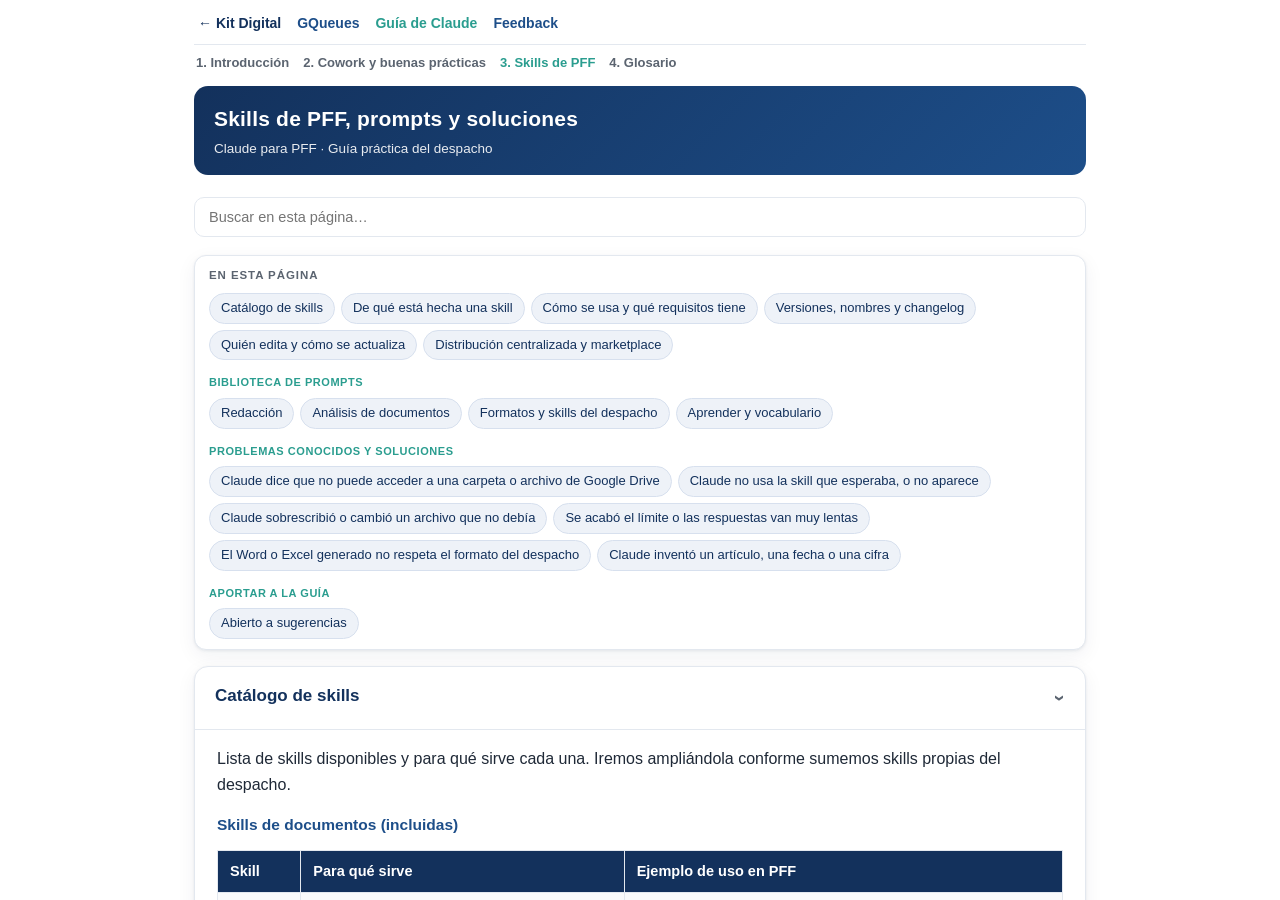
<file: pages/guia-claude-03-skills-pff.html>
<!DOCTYPE html>
<html lang="es">
<head>
<meta charset="UTF-8">
<meta name="viewport" content="width=device-width, initial-scale=1.0">
<title>Skills de PFF, prompts y soluciones · PFF</title>
<style>
  :root{
    --azul:#13315c; --azul2:#1d4e89; --acento:#2a9d8f; --acento2:#e9c46a;
    --bg:#f5f7fa; --card:#ffffff; --texto:#1f2937; --suave:#5b6470; --linea:#e3e8ef;
    --en:#0b6e6e; --enbg:#e6f4f1; --aviso:#fff7e6; --avisob:#e0a800;
    --si:#eaf7ef; --sib:#1e8449; --no:#fdecec; --nob:#c0392b;
    --sombra:0 1px 3px rgba(16,38,73,.08),0 6px 20px rgba(16,38,73,.06);
  }
  *{box-sizing:border-box}
  html,body{height:100%;margin:0;background:transparent}
  body{overflow:hidden;font-family:-apple-system,BlinkMacSystemFont,"Segoe UI",Roboto,Helvetica,Arial,sans-serif;color:var(--texto);line-height:1.6;font-size:16px}
  .widget{height:100%;overflow-y:auto;max-width:920px;margin:0 auto;padding:2px 14px 22px}
  a{color:var(--azul2)}
  .whead{background:linear-gradient(135deg,var(--azul),var(--azul2));color:#fff;border-radius:14px;padding:16px 20px;margin:6px 0 14px}
  .whead h1{margin:0;font-size:21px;letter-spacing:.2px}
  .whead .sub{font-size:13.5px;opacity:.9;margin-top:2px}
  .searchbar{position:sticky;top:0;z-index:5;background:rgba(255,255,255,.96);backdrop-filter:blur(3px);padding:8px 0 10px;margin-bottom:8px}
  .search{width:100%;padding:11px 96px 11px 14px;border:1px solid var(--linea);border-radius:10px;font-size:14.5px;background:#fff}
  .search:focus{outline:none;border-color:var(--acento);box-shadow:0 0 0 3px rgba(42,157,143,.15)}
  .scount{position:absolute;right:14px;top:50%;transform:translateY(-50%);font-size:12.5px;color:var(--suave);pointer-events:none}
  mark.hit{background:var(--acento2);color:#3a2f00;border-radius:3px;padding:0 1px}
  mark.hit.cur{background:#f4a261;box-shadow:0 0 0 2px rgba(244,162,97,.5)}
  .grouptitle{font-size:16px;font-weight:800;color:var(--azul);letter-spacing:.02em;margin:24px 4px 10px;padding-bottom:6px;border-bottom:2px solid var(--acento)}
  details.sec{background:var(--card);border:1px solid var(--linea);border-radius:14px;margin-bottom:14px;box-shadow:var(--sombra);overflow:hidden}
  details.sec>summary{list-style:none;cursor:pointer;padding:15px 20px;font-size:17px;font-weight:700;color:var(--azul);display:flex;align-items:flex-start;gap:10px;user-select:none}
  details.sec>summary::-webkit-details-marker{display:none}
  details.sec>summary .num{background:var(--azul);color:#fff;width:26px;height:26px;border-radius:50%;display:inline-flex;align-items:center;justify-content:center;font-size:13px;flex:0 0 auto}
  details.sec>summary .chev{margin-left:auto;transition:transform .2s;color:var(--suave);font-size:20px}
  details.sec[open]>summary .chev{transform:rotate(90deg)}
  details.sec[open]>summary{border-bottom:1px solid var(--linea)}
  .body{padding:8px 22px 20px}
  h3{color:var(--azul2);font-size:15.5px;margin:16px 0 6px}
  p{margin:.5em 0} ul,ol{margin:.4em 0 .6em;padding-left:22px} li{margin:.3em 0}
  .lead{background:var(--card);border:1px solid var(--linea);border-left:4px solid var(--acento);border-radius:12px;padding:14px 18px;box-shadow:var(--sombra);margin-bottom:16px;font-size:14.5px}
  .lead p{margin:.4em 0}
  .en{background:var(--enbg);color:var(--en);border:1px solid #bfe3dd;border-radius:6px;padding:1px 7px;font-weight:700;font-size:.9em;white-space:nowrap}
  .tip{background:var(--enbg);border:1px solid #bfe3dd;border-left:4px solid var(--acento);border-radius:10px;padding:12px 16px;margin:12px 0;font-size:14.5px}
  .warn{background:var(--aviso);border:1px solid #f0d999;border-left:4px solid var(--avisob);border-radius:10px;padding:12px 16px;margin:12px 0;font-size:14.5px}
  .nota{background:#fbfaf5;border:1px dashed var(--avisob);border-radius:12px;padding:12px 16px;margin:12px 0;color:#7a6320;font-size:14px}
  .nota b{color:#6b5512}
  .grid2{display:grid;grid-template-columns:1fr 1fr;gap:14px;margin:12px 0}
  .box{border:1px solid var(--linea);border-radius:12px;padding:14px 16px;background:#fcfdfe}
  .box h4{margin:0 0 6px;color:var(--azul)}
  .pro,.con{border-radius:12px;padding:14px 16px}
  .pro{background:var(--si);border:1px solid #bfe4cd} .pro h4{color:var(--sib);margin:0 0 6px}
  .con{background:var(--no);border:1px solid #f1c7c2} .con h4{color:var(--nob);margin:0 0 6px}
  table{border-collapse:collapse;width:100%;margin:12px 0;font-size:14.5px}
  th,td{border:1px solid var(--linea);padding:9px 12px;text-align:left;vertical-align:top}
  th{background:var(--azul);color:#fff;font-weight:600}
  tr:nth-child(even) td{background:#fafbfc}
  .tag{display:inline-block;background:#eef1f6;border:1px solid var(--linea);border-radius:20px;padding:2px 11px;font-size:13px;margin:2px 3px 2px 0;font-family:ui-monospace,Menlo,Consolas,monospace}
  .pasos{background:#fcfdfe;border:1px solid var(--linea);border-radius:10px;padding:12px 18px;margin:10px 0}
  .pasos h4{margin:2px 0 6px;color:var(--azul)}
  .path{display:inline-block;background:#eef2f8;border:1px solid #d7e0ee;border-radius:8px;padding:3px 10px;font-size:13px;color:var(--azul);font-family:ui-monospace,Menlo,Consolas,monospace;margin:2px 0}
  .path b{color:var(--acento);font-weight:700;padding:0 3px}
  .rec{background:#f4faf8;border:1px solid #cceae3;border-radius:10px;padding:10px 16px;margin:10px 0}
  .rec h4{margin:2px 0 6px;color:var(--sib)}
  .fname{display:inline-block;background:#0f1b2d;color:#e8eef7;border-radius:8px;padding:2px 10px;font-size:13px;font-family:ui-monospace,Menlo,Consolas,monospace}
  .prompt{background:#0f1b2d;color:#e8eef7;border-radius:10px;padding:12px 14px;margin:6px 0 4px;font-family:ui-monospace,Menlo,Consolas,monospace;font-size:13px;line-height:1.55;white-space:pre-wrap}
  .ptitle{font-weight:700;color:var(--azul2);margin:16px 0 4px;font-size:14.5px}
  .hint{font-size:12.5px;color:var(--suave);margin:2px 0 10px}
  .causa{font-size:14.5px} .causa b{color:var(--nob)}
  .sol{background:var(--si);border:1px solid #bfe4cd;border-left:4px solid var(--sib);border-radius:10px;padding:10px 14px;margin:8px 0 0;font-size:14.5px}
  .sol b{color:var(--sib)}
  code{background:#eef1f6;border:1px solid var(--linea);border-radius:5px;padding:0 5px;font-size:.9em}
  .btns{display:flex;flex-wrap:wrap;gap:10px;margin:12px 0}
  .btn{display:inline-flex;align-items:center;gap:8px;background:var(--azul2);color:#fff;text-decoration:none;padding:10px 16px;border-radius:10px;font-weight:600;font-size:14px}
  .btn.green{background:var(--acento)}
  @media(max-width:640px){ .grid2{grid-template-columns:1fr} table{font-size:13.5px} }

  .toc{background:var(--card);border:1px solid var(--linea);border-radius:12px;box-shadow:var(--sombra);padding:10px 14px;margin:0 0 16px}
  .toc .toch{font-size:11.5px;text-transform:uppercase;letter-spacing:.08em;color:var(--suave);margin:0 0 8px;font-weight:700}
  .toc ul{list-style:none;margin:0;padding:0;display:flex;flex-wrap:wrap;gap:6px}
  .toc li{margin:0}
  .toc a{display:inline-block;text-decoration:none;color:var(--azul);background:#eef2f8;border:1px solid #d7e0ee;border-radius:20px;padding:4px 11px;font-size:13px}
  .toc a:hover{background:var(--acento);color:#fff;border-color:var(--acento)}
  .toc .tocgroup{width:100%;font-size:11px;font-weight:800;color:var(--acento);text-transform:uppercase;letter-spacing:.05em;margin:8px 0 0}
  details.sec{scroll-margin-top:66px}
  .letra{scroll-margin-top:66px}

.sitenav{position:sticky;top:0;z-index:20;display:flex;align-items:center;gap:16px;flex-wrap:wrap;background:rgba(255,255,255,.96);backdrop-filter:blur(3px);border-bottom:1px solid var(--linea);padding:10px 4px;margin-bottom:8px}
.sitenav a{color:var(--azul2);text-decoration:none;font-size:14px;font-weight:600}
.sitenav a:hover{text-decoration:underline}
.sitenav .sitenav-home{color:var(--azul);font-weight:700}
.sitenav a.active{color:var(--acento)}
.sitenav-sub{display:flex;gap:14px;flex-wrap:wrap;font-size:13px;margin:2px 0 12px;padding:0 2px}
.sitenav-sub a{color:var(--suave);text-decoration:none;font-weight:600}
.sitenav-sub a.active{color:var(--acento)}
.sitenav-sub a:hover{text-decoration:underline}
</style>
</head>
<body>
<div class="widget">
  <nav class="sitenav">
    <a class="sitenav-home" href="../index.html">← Kit Digital</a>
    <a href="gqueues.html">GQueues</a>
    <a class="active" href="guia-claude-01-introduccion.html">Guía de Claude</a>
    <a href="feedback.html">Feedback</a>
  </nav>
  <div class="sitenav-sub">
    <a href="guia-claude-01-introduccion.html">1. Introducción</a>
    <a href="guia-claude-02-cowork-y-buenas-practicas.html">2. Cowork y buenas prácticas</a>
    <a class="active" href="guia-claude-03-skills-pff.html">3. Skills de PFF</a>
    <a href="guia-claude-04-glosario.html">4. Glosario</a>
  </div>
  <div class="whead">
    <h1>Skills de PFF, prompts y soluciones</h1>
    <div class="sub">Claude para PFF · Guía práctica del despacho</div>
  </div>
  <div class="searchbar">
    <input class="search" id="search" type="search" placeholder="Buscar en esta página…" autocomplete="off">
    <span class="scount" id="scount"></span>
  </div>
  <nav class="toc" id="toc" aria-label="Indice de la pagina"></nav>
  <div id="contenido">
<details class="sec" open>
      <summary>Catálogo de skills <span class="chev">›</span></summary>
      <div class="body">
        <p>Lista de skills disponibles y para qué sirve cada una. Iremos ampliándola conforme sumemos skills propias del despacho.</p>

        <h3>Skills de documentos (incluidas)</h3>
        <table>
          <tr><th>Skill</th><th>Para qué sirve</th><th>Ejemplo de uso en PFF</th></tr>
          <tr><td><span class="tag">docx</span></td><td>Crear y editar documentos de Word con formato</td><td>Memos, escritos, cartas, plantillas del despacho</td></tr>
          <tr><td><span class="tag">xlsx</span></td><td>Hojas de Excel con fórmulas, formato y gráficas</td><td>Papeles de trabajo, conciliaciones, tablas de cálculo</td></tr>
          <tr><td><span class="tag">pptx</span></td><td>Presentaciones de PowerPoint</td><td>Presentaciones a clientes, capacitaciones internas</td></tr>
          <tr><td><span class="tag">pdf</span></td><td>Crear, leer, combinar, dividir y llenar PDFs</td><td>Armar expedientes, extraer datos de PDFs del SAT, llenar formatos</td></tr>
        </table>

        <h3>Skills de apoyo</h3>
        <table>
          <tr><th>Skill</th><th>Para qué sirve</th></tr>
          <tr><td><span class="tag">learn</span></td><td>Explicar conceptos y enseñar temas paso a paso (útil para vocabulario fiscal/legal)</td></tr>
          <tr><td><span class="tag">schedule</span></td><td>Programar tareas que se ejecutan solas (cada día, cada semana)</td></tr>
        </table>

        <div class="nota"><b>Nota — skills propias de PFF:</b> aquí documentaremos las skills que creemos para el despacho. Por cada una conviene anotar: nombre, qué hace, cuándo usarla y un ejemplo. (Pendiente de poblar.)</div>
      </div>
    </details>
<details class="sec">
      <summary>De qué está hecha una skill <span class="chev">›</span></summary>
      <div class="body">
        <p>Una skill es una carpeta de archivos comprimida en un solo archivo con terminación <span class="fname">.skill</span> (parecido a un .zip). Por dentro suele contener:</p>
        <ul>
          <li><b><span class="fname">SKILL.md</span></b> — el archivo principal con las instrucciones. La terminación <b>.md</b> es "Markdown", un formato de texto simple que abre cualquier editor.</li>
          <li><b>Carpeta <span class="fname">reference/</span></b> — documentos de apoyo con reglas detalladas y, en su caso, un ejemplo ficticio que ilustra el patrón.</li>
          <li><b>Carpeta <span class="fname">assets/</span></b> — archivos que la skill usa, como una plantilla en Word.</li>
          <li><b><span class="fname">CHANGELOG.md</span></b> — el historial de cambios.</li>
        </ul>
        <p>No todas las skills tienen todas las carpetas; depende de la tarea. Lo único indispensable es el <span class="fname">SKILL.md</span>.</p>
        <div class="warn"><b>Importante.</b> Una skill genera un <b>borrador o apoyo</b>, no un producto final. Siempre debe revisarla y validarla la persona responsable antes de usarla con un cliente.</div>
      </div>
    </details>
<details class="sec">
      <summary>Cómo se usa y qué requisitos tiene <span class="chev">›</span></summary>
      <div class="body">
        <h3>Para usarla</h3>
        <p>La skill debe estar instalada en la cuenta de PFF (aparece en <b>Configuración → Habilidades</b>). Para pedir la tarea basta describirla, pero lo más seguro es <b>nombrar la skill</b> para que Claude no dude cuál usar:</p>
        <ul>
          <li>"Usa la skill <b>[nombre]</b> para [tarea]…", o</li>
          <li>escribir <b>/[nombre]</b>.</li>
        </ul>
        <p>La activación automática (cuando Claude reconoce la skill sin que la nombres) se explica en la página <b>Skills, tokens, Cowork y buenas prácticas</b>.</p>

        <h3>Conectores y permisos</h3>
        <p>Algunas skills necesitan leer archivos que viven <b>fuera</b> de la skill —por ejemplo, una carpeta compartida de Google Drive— porque ese contenido cambia con el tiempo. Para que Claude pueda leerla, en la cuenta de cada persona hacen falta dos cosas:</p>
        <ol>
          <li>El <b>conector</b> correspondiente activado (p. ej. Google Drive).</li>
          <li>Que la carpeta o el archivo estén <b>compartidos</b> con esa cuenta.</li>
        </ol>
        <p>Si falta alguna, Claude avisará que no pudo acceder. No es un error de la skill: es un tema de permisos que se resuelve compartiendo el recurso o activando el conector. Las skills que no dependen de recursos externos no requieren este paso.</p>
      </div>
    </details>
<details class="sec">
      <summary>Versiones, nombres y changelog <span class="chev">›</span></summary>
      <div class="body">
        <p>Cada vez que una skill mejora, sube de versión con el esquema <b>MAYOR.MENOR</b> (por ejemplo, 1.2):</p>
        <ul>
          <li>Sube el número <b>MENOR</b> para ajustes y reglas nuevas (1.1 → 1.2).</li>
          <li>Sube el número <b>MAYOR</b> para cambios de fondo, como una nueva plantilla del despacho o un cambio estructural (1.x → 2.0).</li>
        </ul>
        <p>El <span class="fname">CHANGELOG.md</span> dentro de la skill registra qué cambió en cada versión y cuándo, para saber qué incluye la versión vigente sin preguntar.</p>
        <h3>Convención de nombre</h3>
        <p>El archivo se nombra con su número de versión: <span class="fname">[nombre-de-la-skill]-v1.2.skill</span>. La versión más alta es siempre la vigente; conviene no renombrar de otra forma para que todos identifiquen la actual.</p>
      </div>
    </details>
<details class="sec">
      <summary>Quién edita y cómo se actualiza <span class="chev">›</span></summary>
      <div class="body">
        <p><b>Fuente de verdad</b> (source of truth) es el único lugar oficial donde vive la versión correcta. Aunque circulen copias, solo una es la "buena".</p>
        <ul>
          <li><b>Una sola persona responsable</b> edita cada skill y produce cada actualización oficial; los demás la usan.</li>
          <li>El archivo <span class="fname">.skill</span> no tiene candado: cualquiera con una copia puede abrirla y modificarla en su computadora. El control no viene del archivo, sino de <b>dónde se guarda el original</b>.</li>
          <li>Si quieres un cambio, compártelo con quien creó la skill para conciliar versiones; esa persona revisa, combina y publica la nueva.</li>
        </ul>
        <h3>Proceso de actualización</h3>
        <ol>
          <li>La persona responsable edita los archivos de la skill.</li>
          <li>Sube el número de versión (en <span class="fname">CHANGELOG.md</span> y en <span class="fname">SKILL.md</span>).</li>
          <li>Anota en el <span class="fname">CHANGELOG.md</span> qué cambió.</li>
          <li>Vuelve a empaquetar la skill (genera el nuevo <span class="fname">.skill</span>).</li>
          <li>Publica la nueva versión por la distribución centralizada.</li>
        </ol>
        <div class="tip"><b>Tip.</b> ¿Problema técnico con una skill o una idea para mejorarla? Solo quien la creó puede actualizarla para todo PFF. Si la creó Ana, usa <b>Feedback y Updates</b>.</div>
      </div>
    </details>
<details class="sec">
      <summary>Distribución centralizada y marketplace <span class="chev">›</span></summary>
      <div class="body">
        <h3>Distribución centralizada</h3>
        <p>Un administrador publica la skill <b>una sola vez</b> en la cuenta de PFF y todo el equipo la recibe; cuando sale una versión nueva por esa vía, se propaga a todos. La propagación va de la copia central hacia todos:</p>
        <ul>
          <li>Si alguien edita una skill en su propia cuenta, crea una <b>copia personal</b> que solo afecta a esa cuenta.</li>
          <li>Para que un cambio llegue a todo el equipo, debe publicarse en la <b>copia central</b>, por quien tenga permisos de administración. No basta con editarlo en una cuenta individual.</li>
        </ul>
        <h3>Marketplace</h3>
        <p>Un marketplace es un <b>catálogo privado de plugins</b> de la organización. En lugar de que cada quien instale archivos sueltos, hay un solo lugar central del que todos instalan los plugins aprobados. Eso da control de versiones, aprobación y actualización desde un único punto.</p>
      </div>
    </details>

    <div class="grouptitle">Biblioteca de prompts</div>

<div class="lead">Copia el prompt, reemplaza lo que está entre corchetes <code>[así]</code> y pégalo en Claude. Son puntos de partida: ajústalos a tu caso y, en materia fiscal, verifica siempre fundamentos y cifras.</div>

    <details class="sec" open>
      <summary>Redacción <span class="chev">›</span></summary>
      <div class="body">
        <div class="ptitle">Memo de riesgos fiscales</div>
        <div class="prompt">Actúa como abogado fiscalista de PFF. Redacta un memo dirigido a [cliente] que explique, en 5 puntos, los riesgos fiscales de [situación]. Tono formal, en español. Cita los artículos aplicables del CFF/LISR/LIVA e indícame cuáles debo verificar antes de enviarlo.</div>
        <div class="hint">Ajusta el número de puntos y el destinatario.</div>

        <div class="ptitle">Correo solicitando documentación</div>
        <div class="prompt">Redacta un correo breve y profesional para [cliente] solicitando la siguiente documentación: [lista]. Tono cordial, en español, con una fecha límite sugerida.</div>

        <div class="ptitle">Reescribir en tono formal</div>
        <div class="prompt">Reescribe el siguiente texto en tono formal de despacho, claro y conciso, en español, sin cambiar el fondo:
[pega tu texto]</div>
      </div>
    </details>

    <details class="sec">
      <summary>Análisis de documentos <span class="chev">›</span></summary>
      <div class="body">
        <div class="ptitle">Resumen de contrato</div>
        <div class="prompt">Te comparto un contrato. Resume en una tabla: partes, objeto, vigencia, obligaciones de pago y cláusulas con posible impacto fiscal. Al final, lista qué puntos debo verificar.</div>

        <div class="ptitle">Estado de cuenta a Excel</div>
        <div class="prompt">Analiza este estado de cuenta y crea un Excel con los movimientos por mes y sus totales. Marca en una columna aparte los movimientos que parezcan atípicos y explica por qué.</div>

        <div class="ptitle">Comparar dos versiones</div>
        <div class="prompt">Compara estas dos versiones del mismo documento y dime, en una lista, qué cambió (agregado, eliminado, modificado). Señala los cambios con impacto fiscal o legal.</div>
      </div>
    </details>

    <details class="sec">
      <summary>Formatos y skills del despacho <span class="chev">›</span></summary>
      <div class="body">
        <div class="ptitle">Carta-propuesta de servicios</div>
        <div class="prompt">Usa la skill redactar-propuestas para preparar la primera versión de una carta-propuesta de servicios para [cliente], con el siguiente alcance: [describe los servicios].</div>
        <div class="hint">Recuerda: la skill genera un borrador; revísalo antes de enviarlo.</div>

        <div class="ptitle">Documento con formato del despacho</div>
        <div class="prompt">Genera un [memo/escrito] en Word sobre [tema]. Sigue el formato del despacho; adjunto un documento modelo para que copies su estilo: [adjunta modelo].</div>
      </div>
    </details>

    <details class="sec">
      <summary>Aprender y vocabulario <span class="chev">›</span></summary>
      <div class="body">
        <div class="ptitle">Explicar un concepto</div>
        <div class="prompt">Usa la skill learn. Explícame qué es [concepto fiscal/legal] y para qué sirve, con un ejemplo sencillo. Asume que entiendo bien matemáticas pero soy nuevo en derecho fiscal.</div>

        <div class="ptitle">Diferenciar dos términos que confundo</div>
        <div class="prompt">Explícame la diferencia entre [término A] y [término B] con una tabla breve y un ejemplo de cada uno, en español.</div>
      </div>
    </details>

    <div class="nota"><b>Nota — espacio para crecer:</b> este es el arranque. Iremos sumando los prompts de PFF que den buenos resultados. Si tienes uno que funciona muy bien, compártelo para agregarlo.</div>

    <div class="grouptitle">Problemas conocidos y soluciones</div>

<div class="lead">Casos frecuentes con su causa y su solución. La mayoría no son fallas: suelen ser permisos, configuración o la forma de pedir la tarea.</div>

    <details class="sec" open>
      <summary>Claude dice que no puede acceder a una carpeta o archivo de Google Drive <span class="chev">›</span></summary>
      <div class="body">
        <p class="causa"><b>Causa:</b> el conector de Google Drive no está activado en tu cuenta, o la carpeta/archivo no está compartido contigo.</p>
        <div class="sol"><b>Solución:</b> activa el conector en <b>Configuración → Conectores</b> y pide que compartan la carpeta o el archivo con tu cuenta. Es un tema de permisos, no de la skill. Más detalle en la página <b>Skills de PFF</b>, sección "Cómo se usa y qué requisitos tiene".</div>
      </div>
    </details>

    <details class="sec">
      <summary>Claude no usa la skill que esperaba, o no aparece <span class="chev">›</span></summary>
      <div class="body">
        <p class="causa"><b>Causa:</b> la skill no está instalada en la cuenta, o no quedó claro cuál usar.</p>
        <div class="sol"><b>Solución:</b> verifica que aparezca en <b>Configuración → Habilidades</b> e invócala nombrándola: <code>/nombre-de-la-skill</code> o "usa la skill [nombre] para…".</div>
      </div>
    </details>

    <details class="sec">
      <summary>Claude sobrescribió o cambió un archivo que no debía <span class="chev">›</span></summary>
      <div class="body">
        <p class="causa"><b>Causa:</b> se trabajó en modo "Actuar sin preguntar" al editar un documento existente.</p>
        <div class="sol"><b>Solución:</b> al editar, usa el modo <b>"Preguntar antes de actuar"</b> y trabaja sobre copias o borradores. Google Drive y Docs guardan historial de versiones, así que casi siempre se puede recuperar la versión anterior.</div>
      </div>
    </details>

    <details class="sec">
      <summary>Se acabó el límite o las respuestas van muy lentas <span class="chev">›</span></summary>
      <div class="body">
        <p class="causa"><b>Causa:</b> una conversación muy larga consume más tokens en cada mensaje, o se alcanzó el tope de la sesión.</p>
        <div class="sol"><b>Solución:</b> abre un <b>chat nuevo</b> por cada tema distinto y revisa tu consumo en <b>Configuración → Uso</b> (Sesión actual vs. Límites). Más contexto en la página <b>Skills, tokens, Cowork y buenas prácticas</b>.</div>
      </div>
    </details>

    <details class="sec">
      <summary>El Word o Excel generado no respeta el formato del despacho <span class="chev">›</span></summary>
      <div class="body">
        <p class="causa"><b>Causa:</b> no se indicó una plantilla ni un estilo a seguir.</p>
        <div class="sol"><b>Solución:</b> pide explícitamente que siga el formato de PFF, adjunta un documento modelo ("sigue este estilo"), o usa la skill correspondiente (por ejemplo, <code>redactar-propuestas</code>).</div>
      </div>
    </details>

    <details class="sec">
      <summary>Claude inventó un artículo, una fecha o una cifra <span class="chev">›</span></summary>
      <div class="body">
        <p class="causa"><b>Causa:</b> Claude puede equivocarse o "alucinar" datos, sobre todo en fundamentos legales y números.</p>
        <div class="sol"><b>Solución:</b> verifica siempre artículos, fechas y cálculos antes de usarlos con un cliente. Pídele que <b>señale qué debes verificar</b> y que cite la fuente. Claude es un asistente, no la autoridad final.</div>
      </div>
    </details>

    <div class="nota"><b>Nota — espacio para crecer:</b> iremos sumando aquí los problemas reales que encuentre el equipo, con su solución. Si topaste con algo y lo resolviste, compártelo para documentarlo.</div>

    <div class="grouptitle">Aportar a la guía</div>

<details class="sec">
      <summary>Abierto a sugerencias <span class="chev">›</span></summary>
      <div class="body">
        <p>Esta guía es de todo el equipo y mejora con lo que aporten. Si encuentras un truco, una duda recurrente, un prompt que funciona muy bien, o algo que falta explicar, compártelo.</p>

        <h3>Cómo aportar</h3>
        <ul>
          <li><b>Formulario de feedback:</b> usa el formulario "Toolbox Digital — Feedback y sugerencias" del despacho.</li>
          <li><b>Correo directo:</b> escríbele a Ana con tu idea o ejemplo.</li>
          <li><b>Casos reales:</b> si resolviste algo útil con Claude, comparte el prompt y el resultado para sumarlo a la guía.</li>
        </ul>

        <div class="btns">
          <a class="btn green" href="mailto:agalan@pffsc.com?subject=Sugerencia%20para%20la%20Gu%C3%ADa%20Claude%20(PFF)&body=Hola%20Ana%2C%0A%0AMi%20sugerencia%2Fidea%20para%20la%20gu%C3%ADa%20de%20Claude%20es%3A%0A%0A">Enviar una sugerencia</a>
          <a class="btn" href="mailto:agalan@pffsc.com?subject=Duda%20sobre%20Claude%20(PFF)&body=Hola%20Ana%2C%0A%0AMi%20duda%20sobre%20Claude%20es%3A%0A%0A">Enviar una consulta a Ana</a>
        </div>

        <div class="nota"><b>Nota — espacio para notas:</b> ideas recibidas pendientes de integrar.</div>
      </div>
    </details>
  </div>
</div>
<script>
(function(){
  var input=document.getElementById('search');
  var count=document.getElementById('scount');
  var root=document.getElementById('contenido');
  if(!input||!root) return;
  var fold=(function(){
    var map={'á':'a','à':'a','ä':'a','â':'a','é':'e','è':'e','ë':'e','ê':'e',
      'í':'i','ì':'i','ï':'i','î':'i','ó':'o','ò':'o','ö':'o','ô':'o',
      'ú':'u','ù':'u','ü':'u','û':'u','ñ':'n','ç':'c'};
    return function(s){s=s.toLowerCase();var o='';for(var i=0;i<s.length;i++){var c=s[i];o+=map[c]||c;}return o;};
  })();
  var marks=[], cur=-1;
  function clearMarks(){root.querySelectorAll('mark.hit').forEach(function(m){m.parentNode.replaceChild(document.createTextNode(m.textContent),m);});root.normalize();marks=[];cur=-1;}
  function textNodes(el){var out=[],w=document.createTreeWalker(el,NodeFilter.SHOW_TEXT,{acceptNode:function(n){
    if(!n.nodeValue.trim())return NodeFilter.FILTER_REJECT;var p=n.parentNode.nodeName.toLowerCase();
    if(p==='script'||p==='style'||p==='mark')return NodeFilter.FILTER_REJECT;return NodeFilter.FILTER_ACCEPT;}});
    var n;while((n=w.nextNode()))out.push(n);return out;}
  function openAncestors(m){var p=m.parentNode;while(p&&p!==root){if(p.tagName&&p.tagName.toLowerCase()==='details')p.open=true;p=p.parentNode;}}
  function run(){
    clearMarks();var q=input.value.trim();if(q.length<2){count.textContent='';return;}var qf=fold(q);
    textNodes(root).forEach(function(node){var text=node.nodeValue,tf=fold(text),idx=0,hits=[];
      while((idx=tf.indexOf(qf,idx))!==-1){hits.push(idx);idx+=qf.length;}if(!hits.length)return;
      var frag=document.createDocumentFragment(),last=0;
      hits.forEach(function(h){if(h>last)frag.appendChild(document.createTextNode(text.slice(last,h)));
        var m=document.createElement('mark');m.className='hit';m.textContent=text.slice(h,h+q.length);frag.appendChild(m);last=h+q.length;});
      if(last<text.length)frag.appendChild(document.createTextNode(text.slice(last)));node.parentNode.replaceChild(frag,node);});
    marks=Array.prototype.slice.call(root.querySelectorAll('mark.hit'));marks.forEach(openAncestors);
    count.textContent=marks.length?marks.length+' coincidencia'+(marks.length>1?'s':''):'sin coincidencias';
    if(marks.length){cur=0;focusCur();}
  }
  function focusCur(){marks.forEach(function(m){m.classList.remove('cur');});
    if(cur>=0&&marks[cur]){marks[cur].classList.add('cur');if(marks[cur].scrollIntoView)marks[cur].scrollIntoView({block:'center',behavior:'smooth'});}}
  input.addEventListener('input',run);
  input.addEventListener('keydown',function(e){if(e.key==='Enter'&&marks.length){e.preventDefault();cur=(cur+(e.shiftKey?-1:1)+marks.length)%marks.length;focusCur();}});
})();
</script>
<script>
(function(){
  var toc=document.getElementById('toc');
  var root=document.getElementById('contenido');
  if(!toc||!root) return;
  var ul=document.createElement('ul');
  var head=document.createElement('div'); head.className='toch'; head.textContent='En esta página';
  toc.appendChild(head); toc.appendChild(ul);
  var i=0, items=0;
  Array.prototype.forEach.call(root.children,function(el){
    if(el.classList && el.classList.contains('grouptitle')){
      var g=document.createElement('li'); g.className='tocgroup'; g.textContent=el.textContent.trim(); ul.appendChild(g); return;
    }
    if(el.tagName && el.tagName.toLowerCase()==='details'){
      var sum=el.querySelector('summary'); if(!sum) return;
      var txt=sum.textContent.replace(/›/g,'').trim();
      if(!el.id) el.id='sec-'+(i++);
      var li=document.createElement('li');
      var a=document.createElement('a'); a.href='#'+el.id; a.textContent=txt;
      a.addEventListener('click',function(ev){ev.preventDefault(); el.open=true;
        if(el.scrollIntoView) el.scrollIntoView({block:'start',behavior:'smooth'});});
      li.appendChild(a); ul.appendChild(li); items++;
    }
  });
  if(items===0){
    head.textContent='Ir a la letra';
    Array.prototype.forEach.call(root.querySelectorAll('.letra'),function(el){
      if(!el.id) el.id='letra-'+el.textContent.trim();
      var li=document.createElement('li');
      var a=document.createElement('a'); a.href='#'+el.id; a.textContent=el.textContent.trim();
      a.addEventListener('click',function(ev){ev.preventDefault(); if(el.scrollIntoView) el.scrollIntoView({block:'start',behavior:'smooth'});});
      li.appendChild(a); ul.appendChild(li);
    });
  }
})();
</script>
</body>
</html>
</file>
<file: style.css>
:root {
  --azul: #13315c;
  --azul2: #1d4e89;
  --acento: #2a9d8f;
  --acento2: #e9c46a;
  --bg: #f5f7fa;
  --card: #ffffff;
  --texto: #1f2937;
  --suave: #5b6470;
  --linea: #e3e8ef;
  --enbg: #e6f4f1;
  --sombra:
    0 1px 3px rgba(16, 38, 73, 0.08),
    0 8px 22px rgba(16, 38, 73, 0.06);
}

* {
  box-sizing: border-box;
}

html,
body {
  margin: 0;
  background: var(--bg);
}

body {
  font-family:
    -apple-system, BlinkMacSystemFont, "Segoe UI", Roboto, Helvetica, Arial,
    sans-serif;
  color: var(--texto);
  line-height: 1.5;
}

a {
  color: var(--azul2);
}

.home-header {
  background: linear-gradient(135deg, var(--azul), var(--azul2));
  color: #fff;
  padding: 40px 20px 34px;
  text-align: center;
}

.home-header h1 {
  margin: 0;
  font-size: 30px;
  letter-spacing: 0.2px;
}

.home-header .sub {
  font-size: 15px;
  opacity: 0.9;
  margin-top: 8px;
}

.pffd-wrap {
  padding: 30px 10px 60px;
}

.pffd-grid {
  display: grid;
  grid-template-columns: repeat(auto-fit, minmax(250px, 1fr));
  gap: 18px;
  max-width: 1000px;
  margin: 0 auto;
  padding: 10px;
}

.pffd-card {
  display: flex;
  flex-direction: column;
  gap: 12px;
  background: #fff;
  border: 1px solid var(--linea);
  border-radius: 18px;
  padding: 24px;
  text-decoration: none;
  color: inherit;
  box-shadow: var(--sombra);
  transition:
    transform 0.18s ease,
    box-shadow 0.18s ease,
    border-color 0.18s ease;
}

a.pffd-card:hover {
  transform: translateY(-4px);
  box-shadow: 0 10px 30px rgba(16, 38, 73, 0.16);
  border-color: var(--acento);
}

.pffd-logo {
  width: 62px;
  height: 62px;
  border-radius: 15px;
  display: flex;
  align-items: center;
  justify-content: center;
  background: var(--enbg);
  overflow: hidden;
  flex: 0 0 auto;
}

.pffd-logo img,
.pffd-logo svg {
  width: 100%;
  height: 100%;
  object-fit: contain;
}

.pffd-name {
  font-weight: 700;
  font-size: 19px;
  color: var(--azul);
  letter-spacing: 0.2px;
}

.pffd-desc {
  font-size: 14px;
  color: var(--suave);
  line-height: 1.5;
  flex: 1;
}

.pffd-cta {
  font-weight: 600;
  color: var(--azul2);
  font-size: 14px;
  margin-top: 2px;
}

.pffd-card.soon {
  opacity: 0.65;
  cursor: default;
  background: #f7f9fc;
}

.pffd-card.soon .pffd-logo {
  background: #eef1f6;
}

.pffd-badge {
  display: inline-block;
  font-size: 11px;
  font-weight: 700;
  letter-spacing: 0.06em;
  text-transform: uppercase;
  color: #8a93a5;
  background: #eef1f6;
  border-radius: 20px;
  padding: 3px 10px;
  width: max-content;
}

.home-footer {
  text-align: center;
  font-size: 12.5px;
  color: var(--suave);
  padding: 0 20px 30px;
}
</file>
